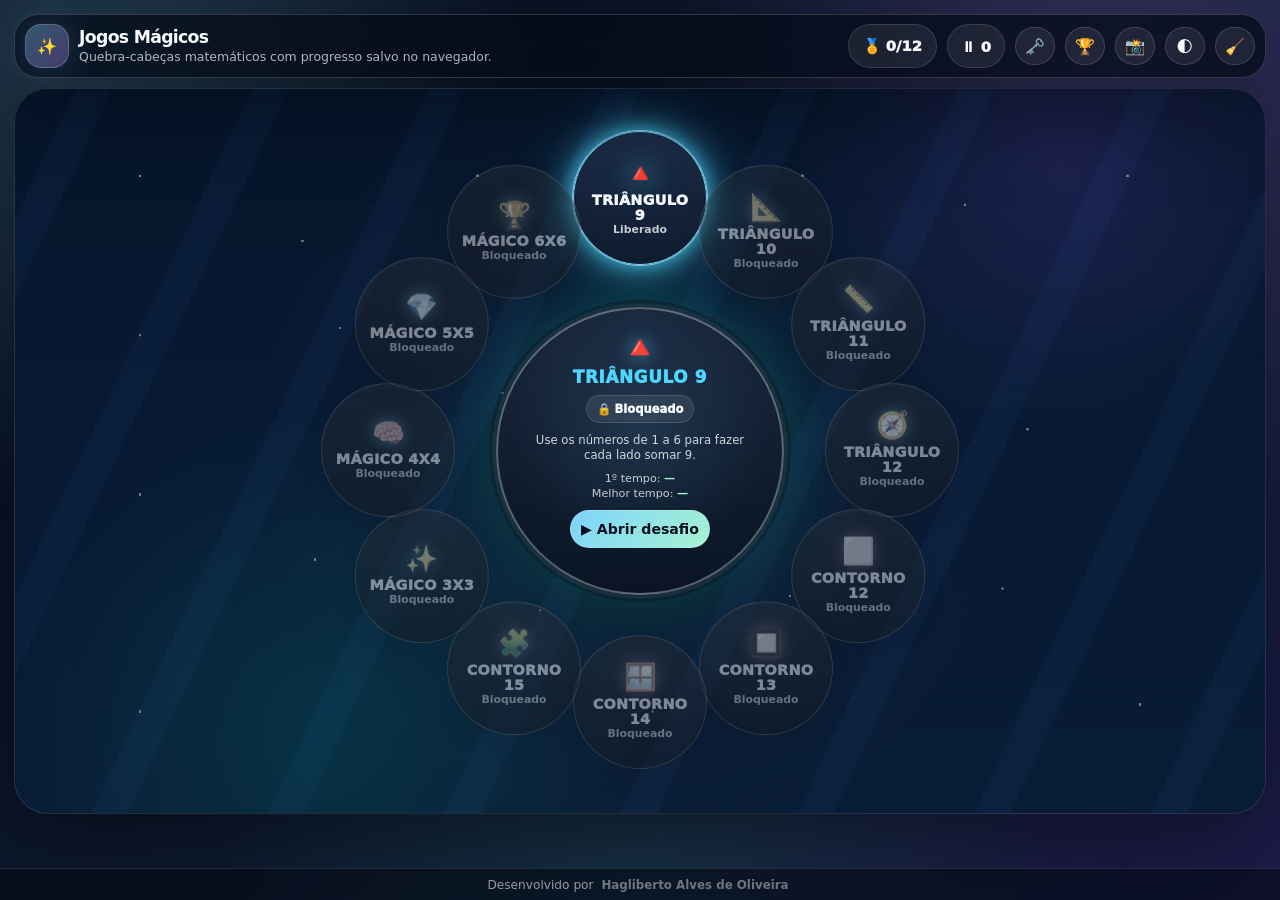
<file: index.html>
<!DOCTYPE html>
<html lang="pt-BR">
<head>
  <meta charset="UTF-8" />
  <meta name="viewport" content="width=device-width, initial-scale=1.0" />
  <title>Jogos Mágicos Progressivos</title>
  <link rel="icon" type="image/svg+xml" href="./assets/favicon.svg" />
  <link rel="stylesheet" href="./assets/global.css" />
</head>
<body class="radial-home-page">
  <div class="app-shell radial-shell-page">
    <header class="topbar radial-topbar">
      <div class="brand">
        <div class="logo">✨</div>
        <div>
          <h1>Jogos Mágicos</h1>
          <p>Quebra-cabeças matemáticos com progresso salvo no navegador.</p>
        </div>
      </div>
      <div class="nav-actions appbar-extended-actions">
        <span class="header-pill" id="appCompletedPill">🏅 0/12</span>
        <span class="header-pill compact" id="appPausedPill">⏸ 0</span>
        <button class="icon-button" data-tip="Modo soluções com PIN" id="solutionModeButton">🗝️</button>
        <button class="icon-button" data-tip="Ver placar" id="scoreButton">🏆</button>
        <button class="icon-button" data-tip="Gerar snapshot" id="printHome">📸</button>
        <button class="icon-button" data-tip="Tema claro/escuro" id="themeToggle">🌓</button>
        <button class="icon-button" data-tip="Limpar progresso" id="resetProgress">🧹</button>
      </div>
    </header>

    <main class="radial-home">
      <section class="radial-stage-panel">
        <div class="radial-stage" id="radialStage">
          <div class="radial-stars" aria-hidden="true"></div>
          <div class="orbital-ring" id="orbitalRing"></div>
          <article class="hub-card" id="hubCard"></article>
        </div>
      </section>
    </main>
  </div>

  <div class="toast-stack" id="toastStack"></div>

  <div class="modal-overlay" id="confirmModal">
    <div class="modal-card">
      <div class="modal-badge"><span id="confirmIcon">❔</span></div>
      <h2 id="confirmTitle">Confirmação</h2>
      <p id="confirmMessage">Mensagem de confirmação.</p>
      <p id="confirmDetails" class="muted"></p>
      <div class="modal-actions">
        <button class="primary-button" id="confirmPrimary">Confirmar</button>
        <button class="button" id="confirmSecondary">Cancelar</button>
      </div>
    </div>
  </div>

  <div class="modal-overlay" id="previewModal">
    <div class="modal-card">
      <div class="modal-badge">👁️</div>
      <h2 id="previewTitle">Solução</h2>
      <p class="muted">Miniatura da solução salva para este desafio.</p>
      <div id="previewBody" style="margin-top:18px"></div>
      <div class="modal-actions">
        <button class="primary-button" id="previewClose">Fechar</button>
      </div>
    </div>
  </div>

  
  <div class="modal-overlay" id="challengeInfoModal">
    <div class="modal-card challenge-info-modal-card">
      <div class="modal-badge" id="challengeInfoIcon">🧩</div>
      <h2 id="challengeInfoTitle">Desafio</h2>
      <p id="challengeInfoSubtitle" class="muted">Informações do desafio.</p>
      <div id="challengeInfoBody" class="challenge-info-body"></div>
      <div class="modal-actions" id="challengeInfoActions"></div>
    </div>
  </div>

  
  <div class="modal-overlay" id="scoreModal">
    <div class="modal-card score-modal-card">
      <div class="modal-badge">🏆</div>
      <h2>Placar local</h2>
      <p class="muted">Resumo dos desafios concluídos, tempos e partidas pausadas salvos neste navegador.</p>
      <div class="score-summary-row" id="scoreSummaryRow"></div>
      <div class="score-list" id="scoreList"></div>
      <div class="modal-actions">
        <button class="primary-button" id="scoreClose">Fechar</button>
      </div>
    </div>
  </div>

  
  <div class="modal-overlay" id="pinModal">
    <div class="modal-card pin-modal-card">
      <div class="modal-badge">🗝️</div>
      <h2>Modo soluções</h2>
      <p class="muted">Digite o PIN para liberar uma versão demonstrativa com todos os desafios resolvidos.</p>
      <div class="pin-box">
        <label for="solutionPinInput">PIN de acesso</label>
        <input id="solutionPinInput" type="password" inputmode="numeric" autocomplete="off" placeholder="Digite o PIN" maxlength="8" />
        <small id="pinFeedback">Esse modo não altera tempos, placar nem progresso do jogador.</small>
      </div>
      <div class="modal-actions">
        <button class="primary-button" id="pinConfirm">Liberar soluções</button>
        <button class="button" id="pinCancel">Cancelar</button>
      </div>
    </div>
  </div>

  <footer class="site-footer">Desenvolvido por&nbsp;<button data-lattes="http://lattes.cnpq.br/3494278420363616" type="button">Hagliberto Alves de Oliveira</button></footer>
  <script src="./assets/challenges.js"></script>
  <script src="./assets/core/game-core.js"></script>
  <script src="./assets/core/home.js"></script>
</body>
</html>
</file>
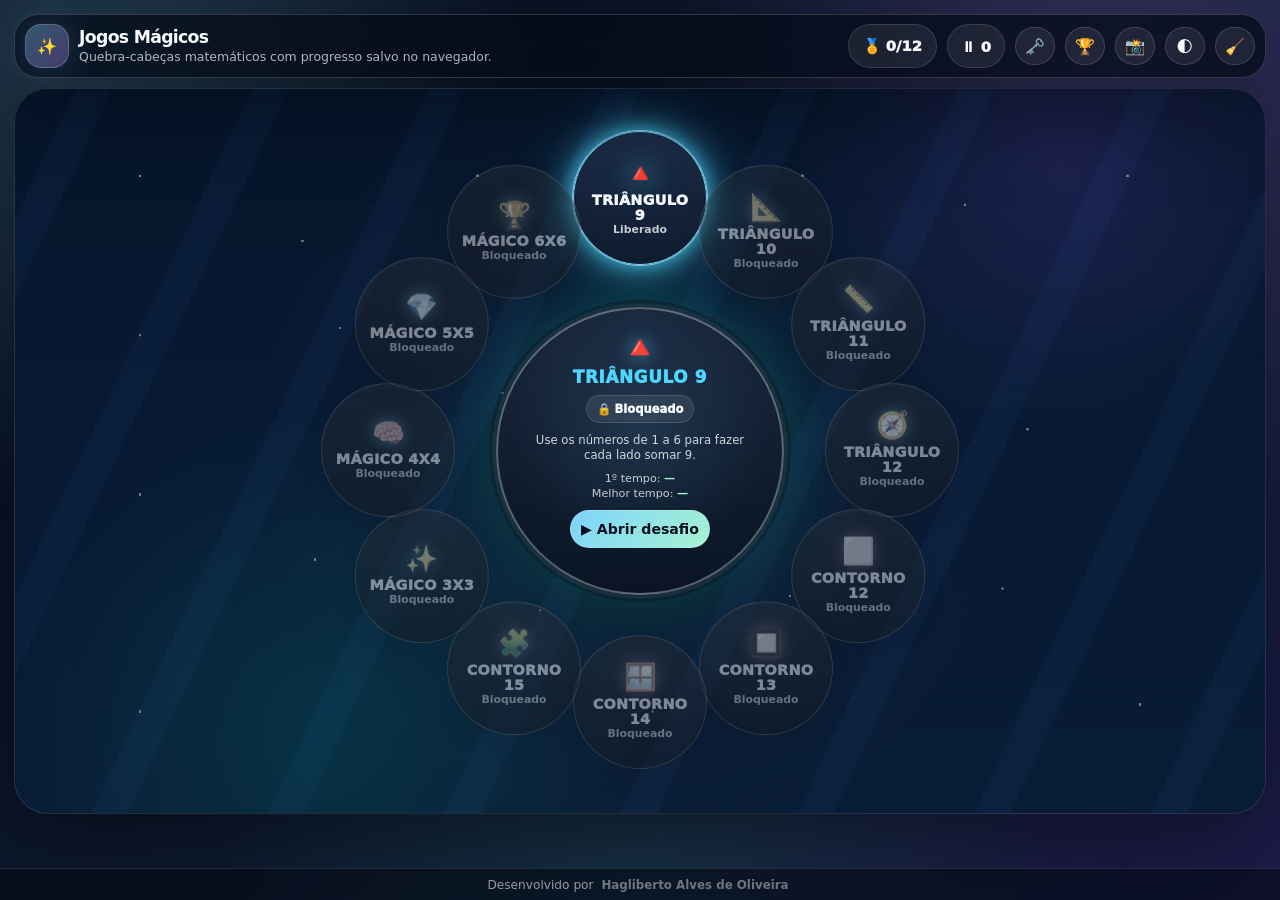
<file: desafios/quadrado-magico-3x3/index.html>
<!DOCTYPE html>
<html lang="pt-BR">
<head>
  <meta charset="UTF-8" />
  <meta name="viewport" content="width=device-width, initial-scale=1.0" />
  <title>Quadrado Mágico 3x3</title>
  <link rel="icon" type="image/svg+xml" href="../../assets/favicon.svg" />
  <link rel="stylesheet" href="../../assets/global.css" />
  <link rel="stylesheet" href="../../assets/fox-assistant/fox.css" />
  <link rel="stylesheet" href="./style.css" />
</head>
<body class="game-body game-theme-9" data-math="3×3 μ15">
  <div class="app-shell">
    <header class="topbar">
      <div class="brand">
        <a class="logo-link" id="homeLink" data-tip="Voltar ao início" href="../../index.html">🏠</a>
        <div>
          <h1>Quadrado Mágico 3x3</h1>
          <p>Soma mágica 15</p>
        </div>
      </div>

      <div class="topbar-stats">
        <div class="top-stat">⏱️ <span id="timer">00:00</span></div>
        <div class="top-stat">✅ <span id="completedLines">0/0</span></div>
        <div class="progress-ring" id="progressRing" style="--progress:0"><span id="progressText">0%</span></div>
      </div>

      <div class="nav-actions">
        <button class="icon-button" data-tip="Ver placar" id="scoreToggleTop">🏅</button>
        <button class="icon-button" data-tip="Tema claro/escuro" id="themeToggle">🌓</button>
        <button class="icon-button" data-tip="Reiniciar" id="resetTopButton">🔄</button>
      </div>
    </header>

    <main class="game-layout theme-9">
      <section class="panel game-panel">
        <div class="game-focus">
          <div class="challenge-intro">
            <span class="emoji">✨</span>
            <strong>Mágico 3x3</strong>
            <p>Use os números de 1 a 9. Linhas, colunas e diagonais devem somar 15.</p>
          </div>
          <div class="magic-square-board size-3"><div class="cell" data-index="0" data-label="1"></div>
<div class="cell" data-index="1" data-label="2"></div>
<div class="cell" data-index="2" data-label="3"></div>
<div class="cell" data-index="3" data-label="4"></div>
<div class="cell" data-index="4" data-label="5"></div>
<div class="cell" data-index="5" data-label="6"></div>
<div class="cell" data-index="6" data-label="7"></div>
<div class="cell" data-index="7" data-label="8"></div>
<div class="cell" data-index="8" data-label="9"></div></div>
        </div>
      </section>

      <aside class="panel side-panel">
        <div class="panel-inner">
          <h3>Peças</h3>
          <p class="muted compact-text">Arraste uma peça para preencher totalmente uma casa.</p>
          <div id="desktopBankSlot"><div class="number-bank" id="numberBank"></div></div>
          <h3 style="margin-top:14px">Somas</h3>
          <div class="sum-list" id="sumList"></div>
        </div>
      </aside>
    </main>
  </div>

  
<div class="modal-overlay" id="finishModal">
  <div class="modal-card">
    <div class="modal-badge">🏆</div>
    <h2>Desafio concluído!</h2>
    <p>Você finalizou em <strong id="finalTime">00:00</strong>. <span id="recordText">Seu progresso foi salvo.</span></p>
    <div class="time-compare">
      <div class="compare-card"><span>1º tempo</span><strong id="firstTimeText">00:00</strong></div>
      <div class="compare-card"><span>Melhor tempo</span><strong id="bestTimeText">00:00</strong></div>
    </div>
    <div class="modal-actions">
      <button class="primary-button" id="nextButton">Ir para o próximo</button>
      <button class="button" id="playAgainButton">Jogar novamente</button>
      <button class="button" id="closeModalButton">Fechar</button>
    </div>
  </div>
</div>
<div class="toast-stack" id="toastStack"></div>
<button class="score-button" id="scoreToggle" title="Ver placar">🏅</button>
<div class="score-drawer" id="scoreDrawer">
  <strong>Placar local</strong>
  <p class="muted compact-text" style="margin:6px 0 0">Tempos salvos neste navegador.</p>
  <div class="score-list" id="scoreList"></div>
</div>
<div id="mobileNumberDock"></div>
<div class="fox-helper">
  <div class="fox-character" id="foxCharacter" title="Clique para receber outra dica" aria-label="Raposinha de dicas">
    <div class="fox-tail"></div><div class="fox-body"></div><div class="fox-head"><div class="fox-ear left"></div><div class="fox-ear right"></div><div class="fox-eye left"></div><div class="fox-eye right"></div><div class="fox-face"></div><div class="fox-nose"></div></div>
  </div>
  <div class="fox-message"><strong>Raposinha</strong><span id="foxText">Clique em mim para outra dica.</span></div>
</div>

  
<div class="modal-overlay" id="confirmModal">
  <div class="modal-card">
    <div class="modal-badge"><span id="confirmIcon">❔</span></div>
    <h2 id="confirmTitle">Confirmação</h2>
    <p id="confirmMessage">Mensagem de confirmação.</p>
    <p id="confirmDetails" class="muted"></p>
    <div class="modal-actions">
      <button class="primary-button" id="confirmPrimary">Confirmar</button>
      <button class="button" id="confirmSecondary">Cancelar</button>
    </div>
  </div>
</div>

  <footer class="site-footer">Desenvolvido por&nbsp;<button data-lattes="http://lattes.cnpq.br/3494278420363616" type="button">Hagliberto Alves de Oliveira</button></footer>

  <script src="../../assets/challenges.js"></script>
  <script src="../../assets/core/game-core.js"></script>
  <script src="../../assets/fox-assistant/fox.js"></script>
  <script src="./script.js"></script>
</body>
</html>
</file>
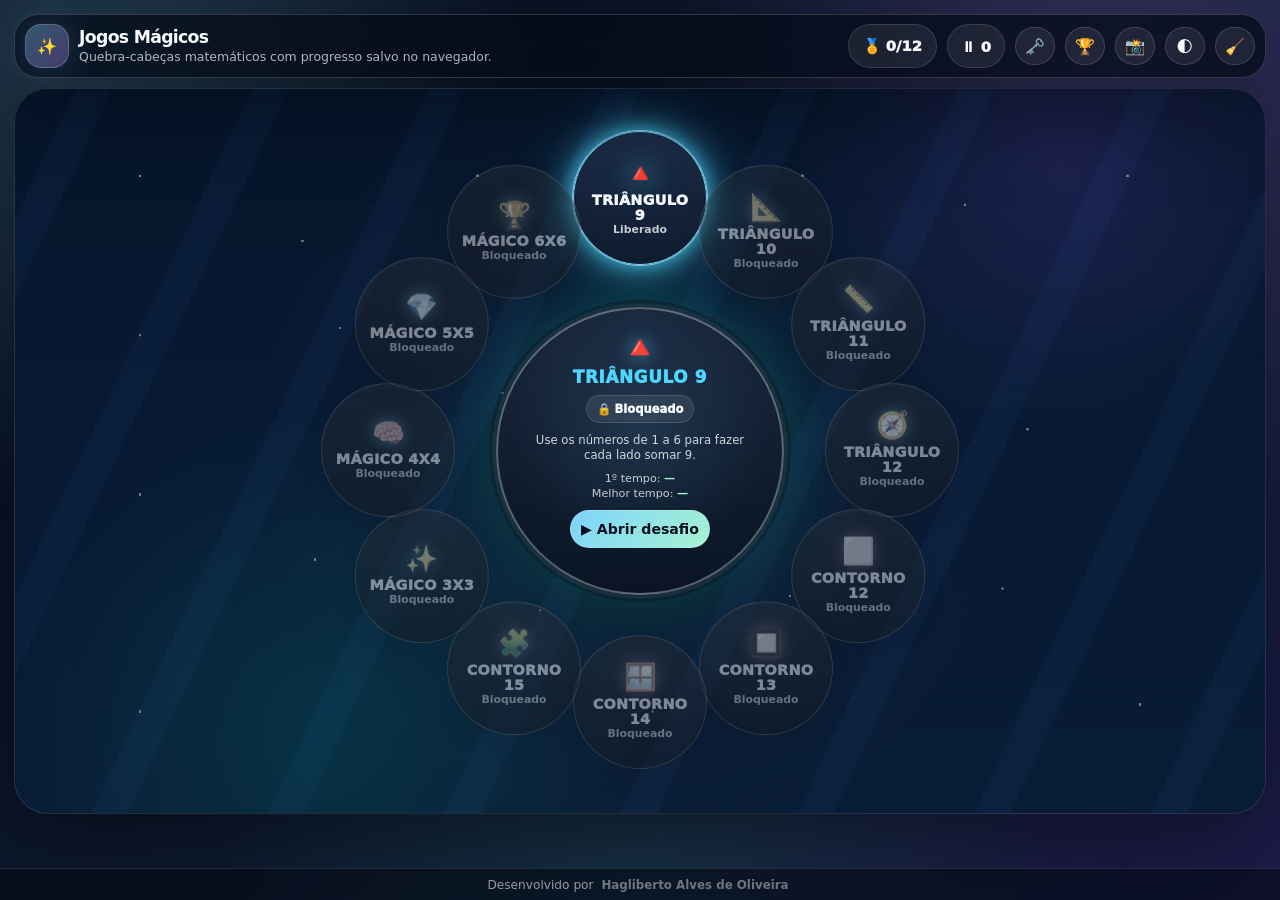
<file: desafios/quadrado-magico-4x4/index.html>
<!DOCTYPE html>
<html lang="pt-BR">
<head>
  <meta charset="UTF-8" />
  <meta name="viewport" content="width=device-width, initial-scale=1.0" />
  <title>Quadrado Mágico 4x4</title>
  <link rel="icon" type="image/svg+xml" href="../../assets/favicon.svg" />
  <link rel="stylesheet" href="../../assets/global.css" />
  <link rel="stylesheet" href="../../assets/fox-assistant/fox.css" />
  <link rel="stylesheet" href="./style.css" />
</head>
<body class="game-body game-theme-10" data-math="4×4 μ34">
  <div class="app-shell">
    <header class="topbar">
      <div class="brand">
        <a class="logo-link" id="homeLink" data-tip="Voltar ao início" href="../../index.html">🏠</a>
        <div>
          <h1>Quadrado Mágico 4x4</h1>
          <p>Soma mágica 34</p>
        </div>
      </div>

      <div class="topbar-stats">
        <div class="top-stat">⏱️ <span id="timer">00:00</span></div>
        <div class="top-stat">✅ <span id="completedLines">0/0</span></div>
        <div class="progress-ring" id="progressRing" style="--progress:0"><span id="progressText">0%</span></div>
      </div>

      <div class="nav-actions">
        <button class="icon-button" data-tip="Ver placar" id="scoreToggleTop">🏅</button>
        <button class="icon-button" data-tip="Tema claro/escuro" id="themeToggle">🌓</button>
        <button class="icon-button" data-tip="Reiniciar" id="resetTopButton">🔄</button>
      </div>
    </header>

    <main class="game-layout theme-10">
      <section class="panel game-panel">
        <div class="game-focus">
          <div class="challenge-intro">
            <span class="emoji">🧠</span>
            <strong>Mágico 4x4</strong>
            <p>Use os números de 1 a 16. Linhas, colunas e diagonais devem somar 34.</p>
          </div>
          <div class="magic-square-board size-4"><div class="cell" data-index="0" data-label="1"></div>
<div class="cell" data-index="1" data-label="2"></div>
<div class="cell" data-index="2" data-label="3"></div>
<div class="cell" data-index="3" data-label="4"></div>
<div class="cell" data-index="4" data-label="5"></div>
<div class="cell" data-index="5" data-label="6"></div>
<div class="cell" data-index="6" data-label="7"></div>
<div class="cell" data-index="7" data-label="8"></div>
<div class="cell" data-index="8" data-label="9"></div>
<div class="cell" data-index="9" data-label="10"></div>
<div class="cell" data-index="10" data-label="11"></div>
<div class="cell" data-index="11" data-label="12"></div>
<div class="cell" data-index="12" data-label="13"></div>
<div class="cell" data-index="13" data-label="14"></div>
<div class="cell" data-index="14" data-label="15"></div>
<div class="cell" data-index="15" data-label="16"></div></div>
        </div>
      </section>

      <aside class="panel side-panel">
        <div class="panel-inner">
          <h3>Peças</h3>
          <p class="muted compact-text">Arraste uma peça para preencher totalmente uma casa.</p>
          <div id="desktopBankSlot"><div class="number-bank" id="numberBank"></div></div>
          <h3 style="margin-top:14px">Somas</h3>
          <div class="sum-list" id="sumList"></div>
        </div>
      </aside>
    </main>
  </div>

  
<div class="modal-overlay" id="finishModal">
  <div class="modal-card">
    <div class="modal-badge">🏆</div>
    <h2>Desafio concluído!</h2>
    <p>Você finalizou em <strong id="finalTime">00:00</strong>. <span id="recordText">Seu progresso foi salvo.</span></p>
    <div class="time-compare">
      <div class="compare-card"><span>1º tempo</span><strong id="firstTimeText">00:00</strong></div>
      <div class="compare-card"><span>Melhor tempo</span><strong id="bestTimeText">00:00</strong></div>
    </div>
    <div class="modal-actions">
      <button class="primary-button" id="nextButton">Ir para o próximo</button>
      <button class="button" id="playAgainButton">Jogar novamente</button>
      <button class="button" id="closeModalButton">Fechar</button>
    </div>
  </div>
</div>
<div class="toast-stack" id="toastStack"></div>
<button class="score-button" id="scoreToggle" title="Ver placar">🏅</button>
<div class="score-drawer" id="scoreDrawer">
  <strong>Placar local</strong>
  <p class="muted compact-text" style="margin:6px 0 0">Tempos salvos neste navegador.</p>
  <div class="score-list" id="scoreList"></div>
</div>
<div id="mobileNumberDock"></div>
<div class="fox-helper">
  <div class="fox-character" id="foxCharacter" title="Clique para receber outra dica" aria-label="Raposinha de dicas">
    <div class="fox-tail"></div><div class="fox-body"></div><div class="fox-head"><div class="fox-ear left"></div><div class="fox-ear right"></div><div class="fox-eye left"></div><div class="fox-eye right"></div><div class="fox-face"></div><div class="fox-nose"></div></div>
  </div>
  <div class="fox-message"><strong>Raposinha</strong><span id="foxText">Clique em mim para outra dica.</span></div>
</div>

  
<div class="modal-overlay" id="confirmModal">
  <div class="modal-card">
    <div class="modal-badge"><span id="confirmIcon">❔</span></div>
    <h2 id="confirmTitle">Confirmação</h2>
    <p id="confirmMessage">Mensagem de confirmação.</p>
    <p id="confirmDetails" class="muted"></p>
    <div class="modal-actions">
      <button class="primary-button" id="confirmPrimary">Confirmar</button>
      <button class="button" id="confirmSecondary">Cancelar</button>
    </div>
  </div>
</div>

  <footer class="site-footer">Desenvolvido por&nbsp;<button data-lattes="http://lattes.cnpq.br/3494278420363616" type="button">Hagliberto Alves de Oliveira</button></footer>

  <script src="../../assets/challenges.js"></script>
  <script src="../../assets/core/game-core.js"></script>
  <script src="../../assets/fox-assistant/fox.js"></script>
  <script src="./script.js"></script>
</body>
</html>
</file>
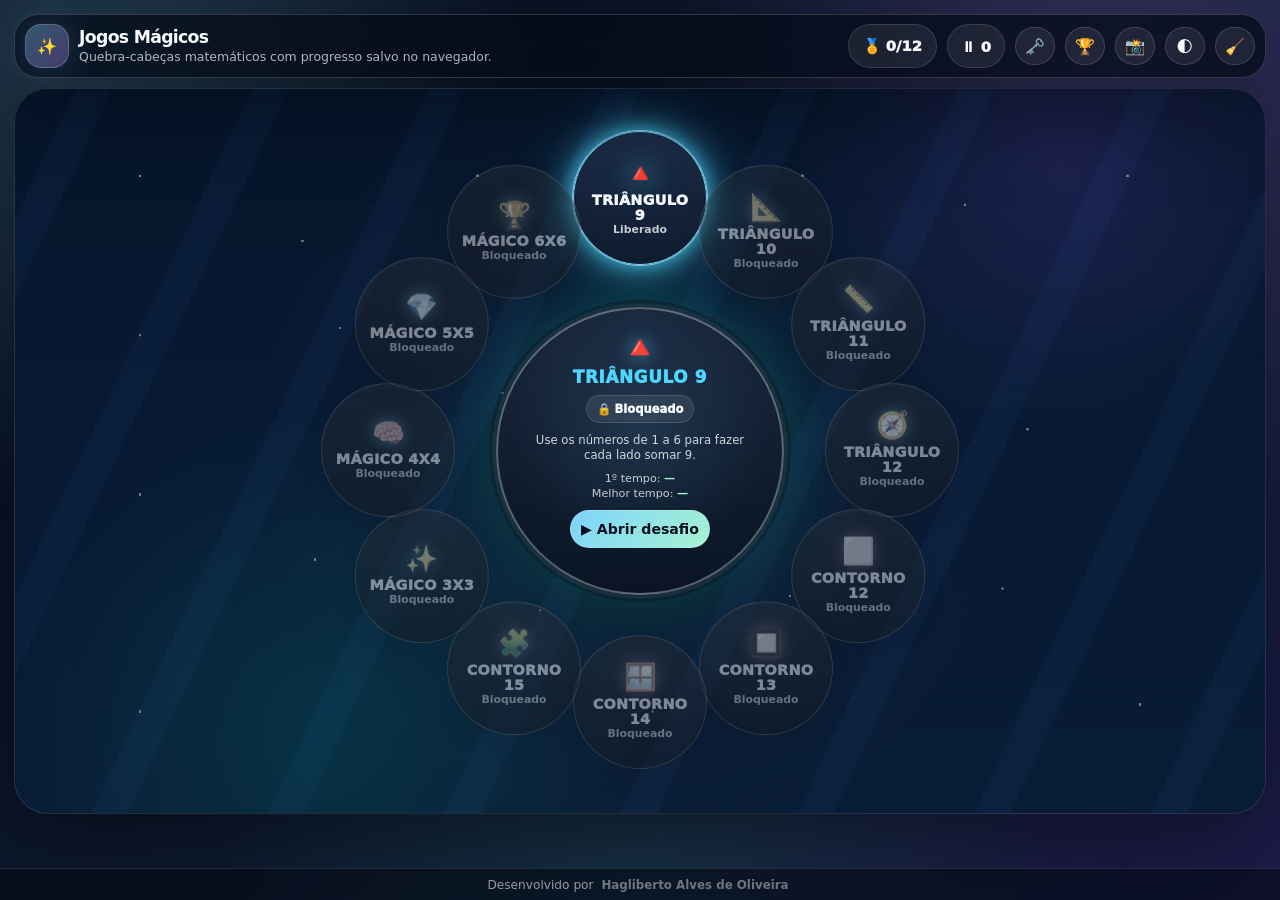
<file: desafios/quadrado-magico-5x5/index.html>
<!DOCTYPE html>
<html lang="pt-BR">
<head>
  <meta charset="UTF-8" />
  <meta name="viewport" content="width=device-width, initial-scale=1.0" />
  <title>Quadrado Mágico 5x5</title>
  <link rel="icon" type="image/svg+xml" href="../../assets/favicon.svg" />
  <link rel="stylesheet" href="../../assets/global.css" />
  <link rel="stylesheet" href="../../assets/fox-assistant/fox.css" />
  <link rel="stylesheet" href="./style.css" />
</head>
<body class="game-body game-theme-11" data-math="5×5 μ65">
  <div class="app-shell">
    <header class="topbar">
      <div class="brand">
        <a class="logo-link" id="homeLink" data-tip="Voltar ao início" href="../../index.html">🏠</a>
        <div>
          <h1>Quadrado Mágico 5x5</h1>
          <p>Soma mágica 65</p>
        </div>
      </div>

      <div class="topbar-stats">
        <div class="top-stat">⏱️ <span id="timer">00:00</span></div>
        <div class="top-stat">✅ <span id="completedLines">0/0</span></div>
        <div class="progress-ring" id="progressRing" style="--progress:0"><span id="progressText">0%</span></div>
      </div>

      <div class="nav-actions">
        <button class="icon-button" data-tip="Ver placar" id="scoreToggleTop">🏅</button>
        <button class="icon-button" data-tip="Tema claro/escuro" id="themeToggle">🌓</button>
        <button class="icon-button" data-tip="Reiniciar" id="resetTopButton">🔄</button>
      </div>
    </header>

    <main class="game-layout theme-11">
      <section class="panel game-panel">
        <div class="game-focus">
          <div class="challenge-intro">
            <span class="emoji">💎</span>
            <strong>Mágico 5x5</strong>
            <p>Use os números de 1 a 25. Linhas, colunas e diagonais devem somar 65.</p>
          </div>
          <div class="magic-square-board size-5"><div class="cell" data-index="0" data-label="1"></div>
<div class="cell" data-index="1" data-label="2"></div>
<div class="cell" data-index="2" data-label="3"></div>
<div class="cell" data-index="3" data-label="4"></div>
<div class="cell" data-index="4" data-label="5"></div>
<div class="cell" data-index="5" data-label="6"></div>
<div class="cell" data-index="6" data-label="7"></div>
<div class="cell" data-index="7" data-label="8"></div>
<div class="cell" data-index="8" data-label="9"></div>
<div class="cell" data-index="9" data-label="10"></div>
<div class="cell" data-index="10" data-label="11"></div>
<div class="cell" data-index="11" data-label="12"></div>
<div class="cell" data-index="12" data-label="13"></div>
<div class="cell" data-index="13" data-label="14"></div>
<div class="cell" data-index="14" data-label="15"></div>
<div class="cell" data-index="15" data-label="16"></div>
<div class="cell" data-index="16" data-label="17"></div>
<div class="cell" data-index="17" data-label="18"></div>
<div class="cell" data-index="18" data-label="19"></div>
<div class="cell" data-index="19" data-label="20"></div>
<div class="cell" data-index="20" data-label="21"></div>
<div class="cell" data-index="21" data-label="22"></div>
<div class="cell" data-index="22" data-label="23"></div>
<div class="cell" data-index="23" data-label="24"></div>
<div class="cell" data-index="24" data-label="25"></div></div>
        </div>
      </section>

      <aside class="panel side-panel">
        <div class="panel-inner">
          <h3>Peças</h3>
          <p class="muted compact-text">Arraste uma peça para preencher totalmente uma casa.</p>
          <div id="desktopBankSlot"><div class="number-bank" id="numberBank"></div></div>
          <h3 style="margin-top:14px">Somas</h3>
          <div class="sum-list" id="sumList"></div>
        </div>
      </aside>
    </main>
  </div>

  
<div class="modal-overlay" id="finishModal">
  <div class="modal-card">
    <div class="modal-badge">🏆</div>
    <h2>Desafio concluído!</h2>
    <p>Você finalizou em <strong id="finalTime">00:00</strong>. <span id="recordText">Seu progresso foi salvo.</span></p>
    <div class="time-compare">
      <div class="compare-card"><span>1º tempo</span><strong id="firstTimeText">00:00</strong></div>
      <div class="compare-card"><span>Melhor tempo</span><strong id="bestTimeText">00:00</strong></div>
    </div>
    <div class="modal-actions">
      <button class="primary-button" id="nextButton">Ir para o próximo</button>
      <button class="button" id="playAgainButton">Jogar novamente</button>
      <button class="button" id="closeModalButton">Fechar</button>
    </div>
  </div>
</div>
<div class="toast-stack" id="toastStack"></div>
<button class="score-button" id="scoreToggle" title="Ver placar">🏅</button>
<div class="score-drawer" id="scoreDrawer">
  <strong>Placar local</strong>
  <p class="muted compact-text" style="margin:6px 0 0">Tempos salvos neste navegador.</p>
  <div class="score-list" id="scoreList"></div>
</div>
<div id="mobileNumberDock"></div>
<div class="fox-helper">
  <div class="fox-character" id="foxCharacter" title="Clique para receber outra dica" aria-label="Raposinha de dicas">
    <div class="fox-tail"></div><div class="fox-body"></div><div class="fox-head"><div class="fox-ear left"></div><div class="fox-ear right"></div><div class="fox-eye left"></div><div class="fox-eye right"></div><div class="fox-face"></div><div class="fox-nose"></div></div>
  </div>
  <div class="fox-message"><strong>Raposinha</strong><span id="foxText">Clique em mim para outra dica.</span></div>
</div>

  
<div class="modal-overlay" id="confirmModal">
  <div class="modal-card">
    <div class="modal-badge"><span id="confirmIcon">❔</span></div>
    <h2 id="confirmTitle">Confirmação</h2>
    <p id="confirmMessage">Mensagem de confirmação.</p>
    <p id="confirmDetails" class="muted"></p>
    <div class="modal-actions">
      <button class="primary-button" id="confirmPrimary">Confirmar</button>
      <button class="button" id="confirmSecondary">Cancelar</button>
    </div>
  </div>
</div>

  <footer class="site-footer">Desenvolvido por&nbsp;<button data-lattes="http://lattes.cnpq.br/3494278420363616" type="button">Hagliberto Alves de Oliveira</button></footer>

  <script src="../../assets/challenges.js"></script>
  <script src="../../assets/core/game-core.js"></script>
  <script src="../../assets/fox-assistant/fox.js"></script>
  <script src="./script.js"></script>
</body>
</html>
</file>
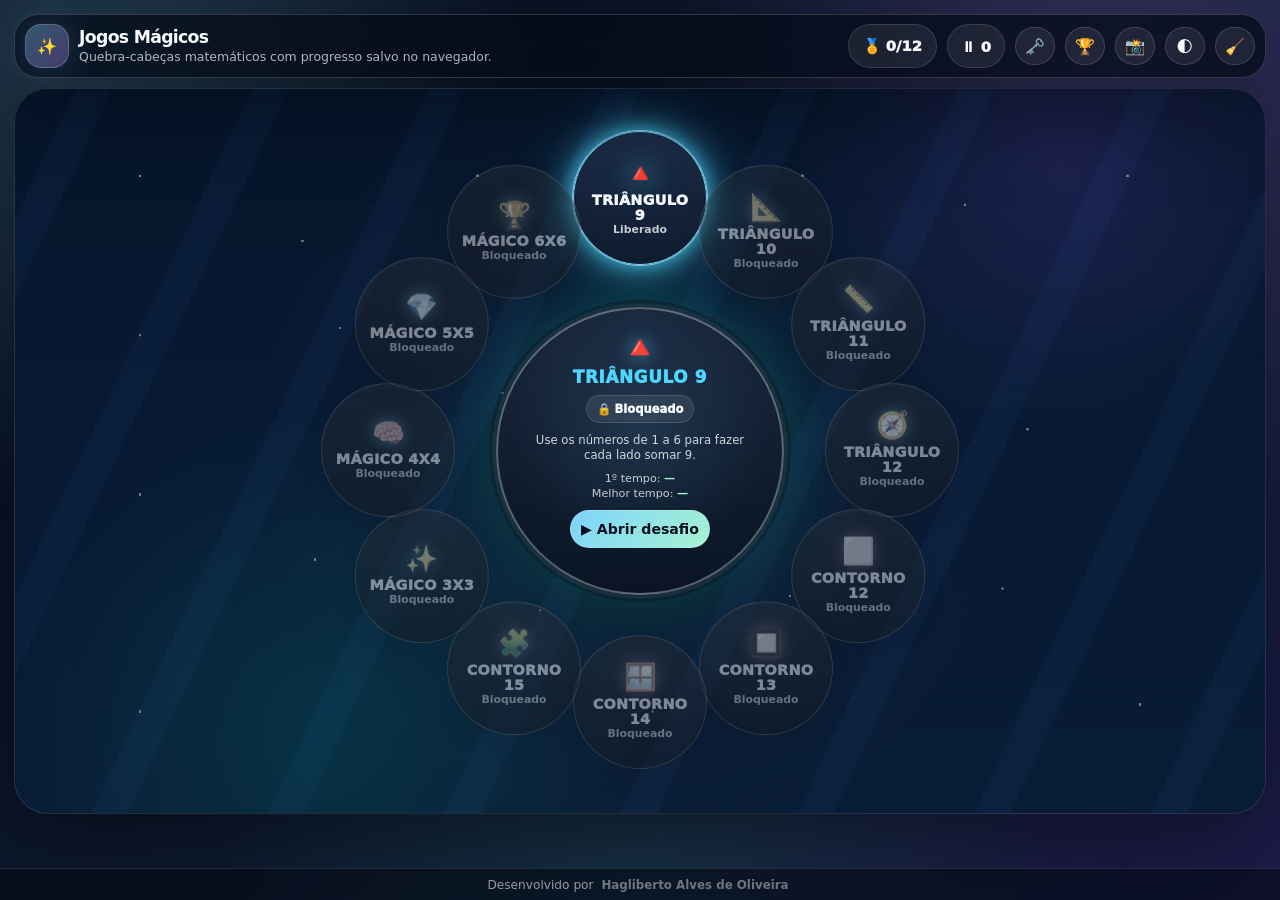
<file: desafios/quadrado-magico-6x6/index.html>
<!DOCTYPE html>
<html lang="pt-BR">
<head>
  <meta charset="UTF-8" />
  <meta name="viewport" content="width=device-width, initial-scale=1.0" />
  <title>Quadrado Mágico 6x6</title>
  <link rel="icon" type="image/svg+xml" href="../../assets/favicon.svg" />
  <link rel="stylesheet" href="../../assets/global.css" />
  <link rel="stylesheet" href="../../assets/fox-assistant/fox.css" />
  <link rel="stylesheet" href="./style.css" />
</head>
<body class="game-body game-theme-12" data-math="6×6 μ111">
  <div class="app-shell">
    <header class="topbar">
      <div class="brand">
        <a class="logo-link" id="homeLink" data-tip="Voltar ao início" href="../../index.html">🏠</a>
        <div>
          <h1>Quadrado Mágico 6x6</h1>
          <p>Soma mágica 111</p>
        </div>
      </div>

      <div class="topbar-stats">
        <div class="top-stat">⏱️ <span id="timer">00:00</span></div>
        <div class="top-stat">✅ <span id="completedLines">0/0</span></div>
        <div class="progress-ring" id="progressRing" style="--progress:0"><span id="progressText">0%</span></div>
      </div>

      <div class="nav-actions">
        <button class="icon-button" data-tip="Ver placar" id="scoreToggleTop">🏅</button>
        <button class="icon-button" data-tip="Tema claro/escuro" id="themeToggle">🌓</button>
        <button class="icon-button" data-tip="Reiniciar" id="resetTopButton">🔄</button>
      </div>
    </header>

    <main class="game-layout theme-12">
      <section class="panel game-panel">
        <div class="game-focus">
          <div class="challenge-intro">
            <span class="emoji">🏆</span>
            <strong>Mágico 6x6</strong>
            <p>Use os números de 1 a 36. Linhas, colunas e diagonais devem somar 111.</p>
          </div>
          <div class="magic-square-board size-6"><div class="cell" data-index="0" data-label="1"></div>
<div class="cell" data-index="1" data-label="2"></div>
<div class="cell" data-index="2" data-label="3"></div>
<div class="cell" data-index="3" data-label="4"></div>
<div class="cell" data-index="4" data-label="5"></div>
<div class="cell" data-index="5" data-label="6"></div>
<div class="cell" data-index="6" data-label="7"></div>
<div class="cell" data-index="7" data-label="8"></div>
<div class="cell" data-index="8" data-label="9"></div>
<div class="cell" data-index="9" data-label="10"></div>
<div class="cell" data-index="10" data-label="11"></div>
<div class="cell" data-index="11" data-label="12"></div>
<div class="cell" data-index="12" data-label="13"></div>
<div class="cell" data-index="13" data-label="14"></div>
<div class="cell" data-index="14" data-label="15"></div>
<div class="cell" data-index="15" data-label="16"></div>
<div class="cell" data-index="16" data-label="17"></div>
<div class="cell" data-index="17" data-label="18"></div>
<div class="cell" data-index="18" data-label="19"></div>
<div class="cell" data-index="19" data-label="20"></div>
<div class="cell" data-index="20" data-label="21"></div>
<div class="cell" data-index="21" data-label="22"></div>
<div class="cell" data-index="22" data-label="23"></div>
<div class="cell" data-index="23" data-label="24"></div>
<div class="cell" data-index="24" data-label="25"></div>
<div class="cell" data-index="25" data-label="26"></div>
<div class="cell" data-index="26" data-label="27"></div>
<div class="cell" data-index="27" data-label="28"></div>
<div class="cell" data-index="28" data-label="29"></div>
<div class="cell" data-index="29" data-label="30"></div>
<div class="cell" data-index="30" data-label="31"></div>
<div class="cell" data-index="31" data-label="32"></div>
<div class="cell" data-index="32" data-label="33"></div>
<div class="cell" data-index="33" data-label="34"></div>
<div class="cell" data-index="34" data-label="35"></div>
<div class="cell" data-index="35" data-label="36"></div></div>
        </div>
      </section>

      <aside class="panel side-panel">
        <div class="panel-inner">
          <h3>Peças</h3>
          <p class="muted compact-text">Arraste uma peça para preencher totalmente uma casa.</p>
          <div id="desktopBankSlot"><div class="number-bank" id="numberBank"></div></div>
          <h3 style="margin-top:14px">Somas</h3>
          <div class="sum-list" id="sumList"></div>
        </div>
      </aside>
    </main>
  </div>

  
<div class="modal-overlay" id="finishModal">
  <div class="modal-card">
    <div class="modal-badge">🏆</div>
    <h2>Desafio concluído!</h2>
    <p>Você finalizou em <strong id="finalTime">00:00</strong>. <span id="recordText">Seu progresso foi salvo.</span></p>
    <div class="time-compare">
      <div class="compare-card"><span>1º tempo</span><strong id="firstTimeText">00:00</strong></div>
      <div class="compare-card"><span>Melhor tempo</span><strong id="bestTimeText">00:00</strong></div>
    </div>
    <div class="modal-actions">
      <button class="primary-button" id="nextButton">Ir para o próximo</button>
      <button class="button" id="playAgainButton">Jogar novamente</button>
      <button class="button" id="closeModalButton">Fechar</button>
    </div>
  </div>
</div>
<div class="toast-stack" id="toastStack"></div>
<button class="score-button" id="scoreToggle" title="Ver placar">🏅</button>
<div class="score-drawer" id="scoreDrawer">
  <strong>Placar local</strong>
  <p class="muted compact-text" style="margin:6px 0 0">Tempos salvos neste navegador.</p>
  <div class="score-list" id="scoreList"></div>
</div>
<div id="mobileNumberDock"></div>
<div class="fox-helper">
  <div class="fox-character" id="foxCharacter" title="Clique para receber outra dica" aria-label="Raposinha de dicas">
    <div class="fox-tail"></div><div class="fox-body"></div><div class="fox-head"><div class="fox-ear left"></div><div class="fox-ear right"></div><div class="fox-eye left"></div><div class="fox-eye right"></div><div class="fox-face"></div><div class="fox-nose"></div></div>
  </div>
  <div class="fox-message"><strong>Raposinha</strong><span id="foxText">Clique em mim para outra dica.</span></div>
</div>

  
<div class="modal-overlay" id="confirmModal">
  <div class="modal-card">
    <div class="modal-badge"><span id="confirmIcon">❔</span></div>
    <h2 id="confirmTitle">Confirmação</h2>
    <p id="confirmMessage">Mensagem de confirmação.</p>
    <p id="confirmDetails" class="muted"></p>
    <div class="modal-actions">
      <button class="primary-button" id="confirmPrimary">Confirmar</button>
      <button class="button" id="confirmSecondary">Cancelar</button>
    </div>
  </div>
</div>

  <footer class="site-footer">Desenvolvido por&nbsp;<button data-lattes="http://lattes.cnpq.br/3494278420363616" type="button">Hagliberto Alves de Oliveira</button></footer>

  <script src="../../assets/challenges.js"></script>
  <script src="../../assets/core/game-core.js"></script>
  <script src="../../assets/fox-assistant/fox.js"></script>
  <script src="./script.js"></script>
</body>
</html>
</file>
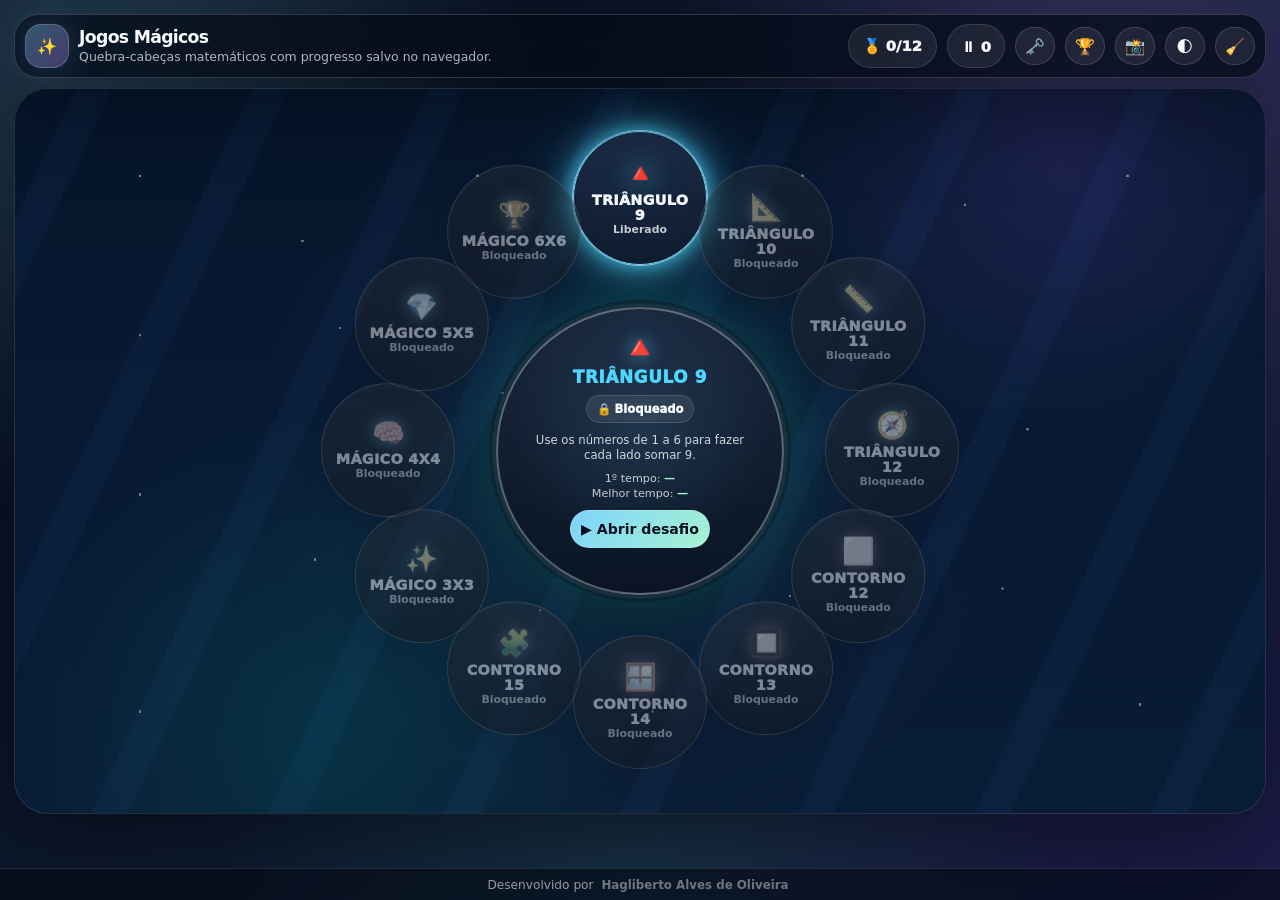
<file: desafios/quadrado-vazado-12/index.html>
<!DOCTYPE html>
<html lang="pt-BR">
<head>
  <meta charset="UTF-8" />
  <meta name="viewport" content="width=device-width, initial-scale=1.0" />
  <title>Quadrado Contorno Soma 12</title>
  <link rel="icon" type="image/svg+xml" href="../../assets/favicon.svg" />
  <link rel="stylesheet" href="../../assets/global.css" />
  <link rel="stylesheet" href="../../assets/fox-assistant/fox.css" />
  <link rel="stylesheet" href="./style.css" />
</head>
<body class="game-body game-theme-5" data-math="□ ∑ 12">
  <div class="app-shell">
    <header class="topbar">
      <div class="brand">
        <a class="logo-link" id="homeLink" data-tip="Voltar ao início" href="../../index.html">🏠</a>
        <div>
          <h1>Quadrado Contorno Soma 12</h1>
          <p>Soma 12 no contorno</p>
        </div>
      </div>

      <div class="topbar-stats">
        <div class="top-stat">⏱️ <span id="timer">00:00</span></div>
        <div class="top-stat">✅ <span id="completedLines">0/0</span></div>
        <div class="progress-ring" id="progressRing" style="--progress:0"><span id="progressText">0%</span></div>
      </div>

      <div class="nav-actions">
        <button class="icon-button" data-tip="Ver placar" id="scoreToggleTop">🏅</button>
        <button class="icon-button" data-tip="Tema claro/escuro" id="themeToggle">🌓</button>
        <button class="icon-button" data-tip="Reiniciar" id="resetTopButton">🔄</button>
      </div>
    </header>

    <main class="game-layout theme-5">
      <section class="panel game-panel">
        <div class="game-focus">
          <div class="challenge-intro">
            <span class="emoji">⬜</span>
            <strong>Contorno 12</strong>
            <p>Use os números de 1 a 8 para fazer topo, direita, base e esquerda somarem 12.</p>
          </div>
          <div class="hollow-square-board">
      <div class="hollow-frame"></div>
      <div class="cell" data-index="0" data-label="A1"></div>
      <div class="cell" data-index="1" data-label="A2"></div>
      <div class="cell" data-index="2" data-label="A3"></div>
      <div class="cell" data-index="3" data-label="B1"></div>
      <div class="cell" data-index="4" data-label="B3"></div>
      <div class="cell" data-index="5" data-label="C1"></div>
      <div class="cell" data-index="6" data-label="C2"></div>
      <div class="cell" data-index="7" data-label="C3"></div>
    </div>
        </div>
      </section>

      <aside class="panel side-panel">
        <div class="panel-inner">
          <h3>Peças</h3>
          <p class="muted compact-text">Arraste uma peça para preencher totalmente uma casa.</p>
          <div id="desktopBankSlot"><div class="number-bank" id="numberBank"></div></div>
          <h3 style="margin-top:14px">Somas</h3>
          <div class="sum-list" id="sumList"></div>
        </div>
      </aside>
    </main>
  </div>

  
<div class="modal-overlay" id="finishModal">
  <div class="modal-card">
    <div class="modal-badge">🏆</div>
    <h2>Desafio concluído!</h2>
    <p>Você finalizou em <strong id="finalTime">00:00</strong>. <span id="recordText">Seu progresso foi salvo.</span></p>
    <div class="time-compare">
      <div class="compare-card"><span>1º tempo</span><strong id="firstTimeText">00:00</strong></div>
      <div class="compare-card"><span>Melhor tempo</span><strong id="bestTimeText">00:00</strong></div>
    </div>
    <div class="modal-actions">
      <button class="primary-button" id="nextButton">Ir para o próximo</button>
      <button class="button" id="playAgainButton">Jogar novamente</button>
      <button class="button" id="closeModalButton">Fechar</button>
    </div>
  </div>
</div>
<div class="toast-stack" id="toastStack"></div>
<button class="score-button" id="scoreToggle" title="Ver placar">🏅</button>
<div class="score-drawer" id="scoreDrawer">
  <strong>Placar local</strong>
  <p class="muted compact-text" style="margin:6px 0 0">Tempos salvos neste navegador.</p>
  <div class="score-list" id="scoreList"></div>
</div>
<div id="mobileNumberDock"></div>
<div class="fox-helper">
  <div class="fox-character" id="foxCharacter" title="Clique para receber outra dica" aria-label="Raposinha de dicas">
    <div class="fox-tail"></div><div class="fox-body"></div><div class="fox-head"><div class="fox-ear left"></div><div class="fox-ear right"></div><div class="fox-eye left"></div><div class="fox-eye right"></div><div class="fox-face"></div><div class="fox-nose"></div></div>
  </div>
  <div class="fox-message"><strong>Raposinha</strong><span id="foxText">Clique em mim para outra dica.</span></div>
</div>

  
<div class="modal-overlay" id="confirmModal">
  <div class="modal-card">
    <div class="modal-badge"><span id="confirmIcon">❔</span></div>
    <h2 id="confirmTitle">Confirmação</h2>
    <p id="confirmMessage">Mensagem de confirmação.</p>
    <p id="confirmDetails" class="muted"></p>
    <div class="modal-actions">
      <button class="primary-button" id="confirmPrimary">Confirmar</button>
      <button class="button" id="confirmSecondary">Cancelar</button>
    </div>
  </div>
</div>

  <footer class="site-footer">Desenvolvido por&nbsp;<button data-lattes="http://lattes.cnpq.br/3494278420363616" type="button">Hagliberto Alves de Oliveira</button></footer>

  <script src="../../assets/challenges.js"></script>
  <script src="../../assets/core/game-core.js"></script>
  <script src="../../assets/fox-assistant/fox.js"></script>
  <script src="./script.js"></script>
</body>
</html>
</file>
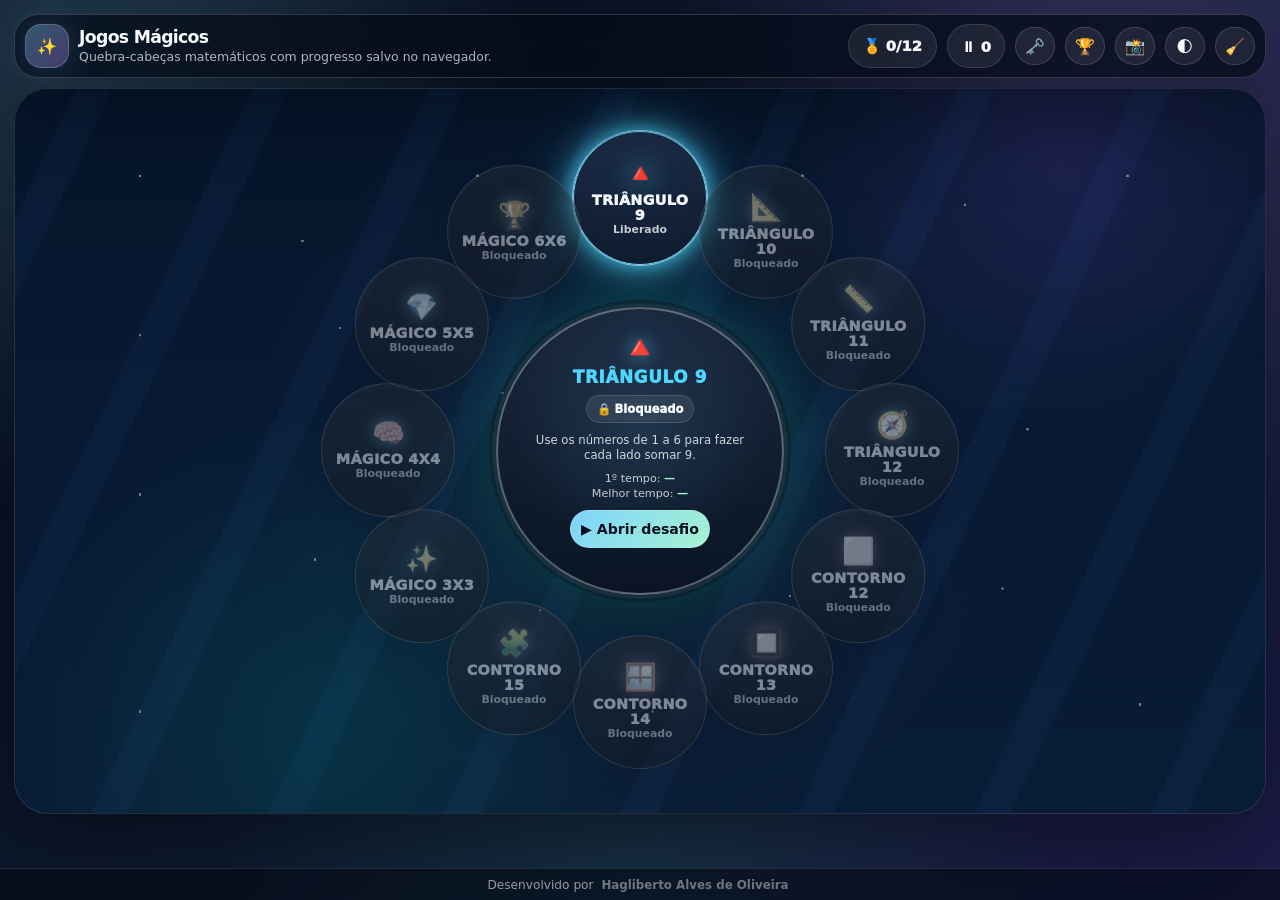
<file: desafios/quadrado-vazado-13/index.html>
<!DOCTYPE html>
<html lang="pt-BR">
<head>
  <meta charset="UTF-8" />
  <meta name="viewport" content="width=device-width, initial-scale=1.0" />
  <title>Quadrado Contorno Soma 13</title>
  <link rel="icon" type="image/svg+xml" href="../../assets/favicon.svg" />
  <link rel="stylesheet" href="../../assets/global.css" />
  <link rel="stylesheet" href="../../assets/fox-assistant/fox.css" />
  <link rel="stylesheet" href="./style.css" />
</head>
<body class="game-body game-theme-6" data-math="□ ∑ 13">
  <div class="app-shell">
    <header class="topbar">
      <div class="brand">
        <a class="logo-link" id="homeLink" data-tip="Voltar ao início" href="../../index.html">🏠</a>
        <div>
          <h1>Quadrado Contorno Soma 13</h1>
          <p>Soma 13 no contorno</p>
        </div>
      </div>

      <div class="topbar-stats">
        <div class="top-stat">⏱️ <span id="timer">00:00</span></div>
        <div class="top-stat">✅ <span id="completedLines">0/0</span></div>
        <div class="progress-ring" id="progressRing" style="--progress:0"><span id="progressText">0%</span></div>
      </div>

      <div class="nav-actions">
        <button class="icon-button" data-tip="Ver placar" id="scoreToggleTop">🏅</button>
        <button class="icon-button" data-tip="Tema claro/escuro" id="themeToggle">🌓</button>
        <button class="icon-button" data-tip="Reiniciar" id="resetTopButton">🔄</button>
      </div>
    </header>

    <main class="game-layout theme-6">
      <section class="panel game-panel">
        <div class="game-focus">
          <div class="challenge-intro">
            <span class="emoji">🔲</span>
            <strong>Contorno 13</strong>
            <p>Use os números de 1 a 8 para fazer topo, direita, base e esquerda somarem 13.</p>
          </div>
          <div class="hollow-square-board">
      <div class="hollow-frame"></div>
      <div class="cell" data-index="0" data-label="A1"></div>
      <div class="cell" data-index="1" data-label="A2"></div>
      <div class="cell" data-index="2" data-label="A3"></div>
      <div class="cell" data-index="3" data-label="B1"></div>
      <div class="cell" data-index="4" data-label="B3"></div>
      <div class="cell" data-index="5" data-label="C1"></div>
      <div class="cell" data-index="6" data-label="C2"></div>
      <div class="cell" data-index="7" data-label="C3"></div>
    </div>
        </div>
      </section>

      <aside class="panel side-panel">
        <div class="panel-inner">
          <h3>Peças</h3>
          <p class="muted compact-text">Arraste uma peça para preencher totalmente uma casa.</p>
          <div id="desktopBankSlot"><div class="number-bank" id="numberBank"></div></div>
          <h3 style="margin-top:14px">Somas</h3>
          <div class="sum-list" id="sumList"></div>
        </div>
      </aside>
    </main>
  </div>

  
<div class="modal-overlay" id="finishModal">
  <div class="modal-card">
    <div class="modal-badge">🏆</div>
    <h2>Desafio concluído!</h2>
    <p>Você finalizou em <strong id="finalTime">00:00</strong>. <span id="recordText">Seu progresso foi salvo.</span></p>
    <div class="time-compare">
      <div class="compare-card"><span>1º tempo</span><strong id="firstTimeText">00:00</strong></div>
      <div class="compare-card"><span>Melhor tempo</span><strong id="bestTimeText">00:00</strong></div>
    </div>
    <div class="modal-actions">
      <button class="primary-button" id="nextButton">Ir para o próximo</button>
      <button class="button" id="playAgainButton">Jogar novamente</button>
      <button class="button" id="closeModalButton">Fechar</button>
    </div>
  </div>
</div>
<div class="toast-stack" id="toastStack"></div>
<button class="score-button" id="scoreToggle" title="Ver placar">🏅</button>
<div class="score-drawer" id="scoreDrawer">
  <strong>Placar local</strong>
  <p class="muted compact-text" style="margin:6px 0 0">Tempos salvos neste navegador.</p>
  <div class="score-list" id="scoreList"></div>
</div>
<div id="mobileNumberDock"></div>
<div class="fox-helper">
  <div class="fox-character" id="foxCharacter" title="Clique para receber outra dica" aria-label="Raposinha de dicas">
    <div class="fox-tail"></div><div class="fox-body"></div><div class="fox-head"><div class="fox-ear left"></div><div class="fox-ear right"></div><div class="fox-eye left"></div><div class="fox-eye right"></div><div class="fox-face"></div><div class="fox-nose"></div></div>
  </div>
  <div class="fox-message"><strong>Raposinha</strong><span id="foxText">Clique em mim para outra dica.</span></div>
</div>

  
<div class="modal-overlay" id="confirmModal">
  <div class="modal-card">
    <div class="modal-badge"><span id="confirmIcon">❔</span></div>
    <h2 id="confirmTitle">Confirmação</h2>
    <p id="confirmMessage">Mensagem de confirmação.</p>
    <p id="confirmDetails" class="muted"></p>
    <div class="modal-actions">
      <button class="primary-button" id="confirmPrimary">Confirmar</button>
      <button class="button" id="confirmSecondary">Cancelar</button>
    </div>
  </div>
</div>

  <footer class="site-footer">Desenvolvido por&nbsp;<button data-lattes="http://lattes.cnpq.br/3494278420363616" type="button">Hagliberto Alves de Oliveira</button></footer>

  <script src="../../assets/challenges.js"></script>
  <script src="../../assets/core/game-core.js"></script>
  <script src="../../assets/fox-assistant/fox.js"></script>
  <script src="./script.js"></script>
</body>
</html>
</file>
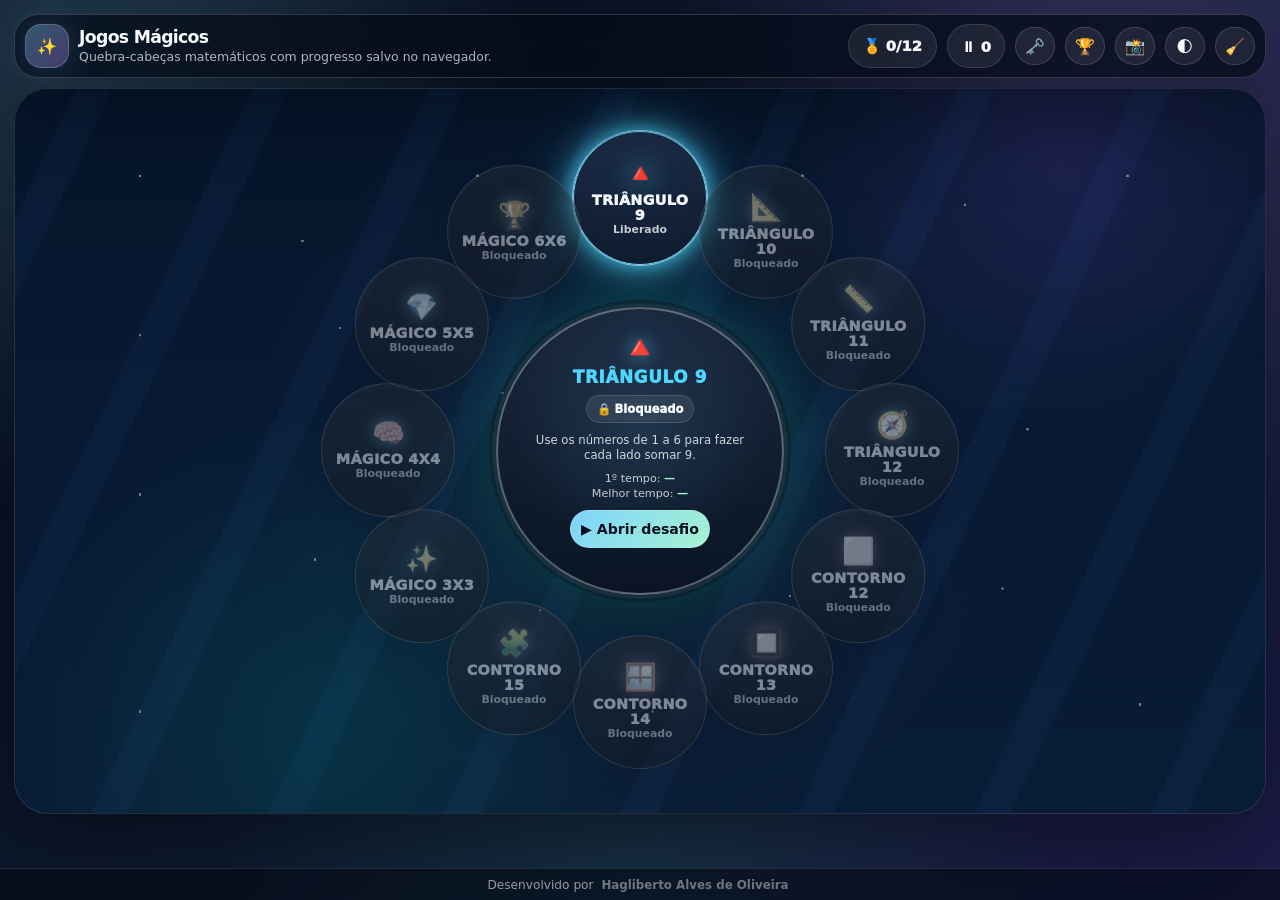
<file: desafios/quadrado-vazado-14/index.html>
<!DOCTYPE html>
<html lang="pt-BR">
<head>
  <meta charset="UTF-8" />
  <meta name="viewport" content="width=device-width, initial-scale=1.0" />
  <title>Quadrado Contorno Soma 14</title>
  <link rel="icon" type="image/svg+xml" href="../../assets/favicon.svg" />
  <link rel="stylesheet" href="../../assets/global.css" />
  <link rel="stylesheet" href="../../assets/fox-assistant/fox.css" />
  <link rel="stylesheet" href="./style.css" />
</head>
<body class="game-body game-theme-7" data-math="□ ∑ 14">
  <div class="app-shell">
    <header class="topbar">
      <div class="brand">
        <a class="logo-link" id="homeLink" data-tip="Voltar ao início" href="../../index.html">🏠</a>
        <div>
          <h1>Quadrado Contorno Soma 14</h1>
          <p>Soma 14 no contorno</p>
        </div>
      </div>

      <div class="topbar-stats">
        <div class="top-stat">⏱️ <span id="timer">00:00</span></div>
        <div class="top-stat">✅ <span id="completedLines">0/0</span></div>
        <div class="progress-ring" id="progressRing" style="--progress:0"><span id="progressText">0%</span></div>
      </div>

      <div class="nav-actions">
        <button class="icon-button" data-tip="Ver placar" id="scoreToggleTop">🏅</button>
        <button class="icon-button" data-tip="Tema claro/escuro" id="themeToggle">🌓</button>
        <button class="icon-button" data-tip="Reiniciar" id="resetTopButton">🔄</button>
      </div>
    </header>

    <main class="game-layout theme-7">
      <section class="panel game-panel">
        <div class="game-focus">
          <div class="challenge-intro">
            <span class="emoji">🪟</span>
            <strong>Contorno 14</strong>
            <p>Use os números de 1 a 8 para fazer topo, direita, base e esquerda somarem 14.</p>
          </div>
          <div class="hollow-square-board">
      <div class="hollow-frame"></div>
      <div class="cell" data-index="0" data-label="A1"></div>
      <div class="cell" data-index="1" data-label="A2"></div>
      <div class="cell" data-index="2" data-label="A3"></div>
      <div class="cell" data-index="3" data-label="B1"></div>
      <div class="cell" data-index="4" data-label="B3"></div>
      <div class="cell" data-index="5" data-label="C1"></div>
      <div class="cell" data-index="6" data-label="C2"></div>
      <div class="cell" data-index="7" data-label="C3"></div>
    </div>
        </div>
      </section>

      <aside class="panel side-panel">
        <div class="panel-inner">
          <h3>Peças</h3>
          <p class="muted compact-text">Arraste uma peça para preencher totalmente uma casa.</p>
          <div id="desktopBankSlot"><div class="number-bank" id="numberBank"></div></div>
          <h3 style="margin-top:14px">Somas</h3>
          <div class="sum-list" id="sumList"></div>
        </div>
      </aside>
    </main>
  </div>

  
<div class="modal-overlay" id="finishModal">
  <div class="modal-card">
    <div class="modal-badge">🏆</div>
    <h2>Desafio concluído!</h2>
    <p>Você finalizou em <strong id="finalTime">00:00</strong>. <span id="recordText">Seu progresso foi salvo.</span></p>
    <div class="time-compare">
      <div class="compare-card"><span>1º tempo</span><strong id="firstTimeText">00:00</strong></div>
      <div class="compare-card"><span>Melhor tempo</span><strong id="bestTimeText">00:00</strong></div>
    </div>
    <div class="modal-actions">
      <button class="primary-button" id="nextButton">Ir para o próximo</button>
      <button class="button" id="playAgainButton">Jogar novamente</button>
      <button class="button" id="closeModalButton">Fechar</button>
    </div>
  </div>
</div>
<div class="toast-stack" id="toastStack"></div>
<button class="score-button" id="scoreToggle" title="Ver placar">🏅</button>
<div class="score-drawer" id="scoreDrawer">
  <strong>Placar local</strong>
  <p class="muted compact-text" style="margin:6px 0 0">Tempos salvos neste navegador.</p>
  <div class="score-list" id="scoreList"></div>
</div>
<div id="mobileNumberDock"></div>
<div class="fox-helper">
  <div class="fox-character" id="foxCharacter" title="Clique para receber outra dica" aria-label="Raposinha de dicas">
    <div class="fox-tail"></div><div class="fox-body"></div><div class="fox-head"><div class="fox-ear left"></div><div class="fox-ear right"></div><div class="fox-eye left"></div><div class="fox-eye right"></div><div class="fox-face"></div><div class="fox-nose"></div></div>
  </div>
  <div class="fox-message"><strong>Raposinha</strong><span id="foxText">Clique em mim para outra dica.</span></div>
</div>

  
<div class="modal-overlay" id="confirmModal">
  <div class="modal-card">
    <div class="modal-badge"><span id="confirmIcon">❔</span></div>
    <h2 id="confirmTitle">Confirmação</h2>
    <p id="confirmMessage">Mensagem de confirmação.</p>
    <p id="confirmDetails" class="muted"></p>
    <div class="modal-actions">
      <button class="primary-button" id="confirmPrimary">Confirmar</button>
      <button class="button" id="confirmSecondary">Cancelar</button>
    </div>
  </div>
</div>

  <footer class="site-footer">Desenvolvido por&nbsp;<button data-lattes="http://lattes.cnpq.br/3494278420363616" type="button">Hagliberto Alves de Oliveira</button></footer>

  <script src="../../assets/challenges.js"></script>
  <script src="../../assets/core/game-core.js"></script>
  <script src="../../assets/fox-assistant/fox.js"></script>
  <script src="./script.js"></script>
</body>
</html>
</file>
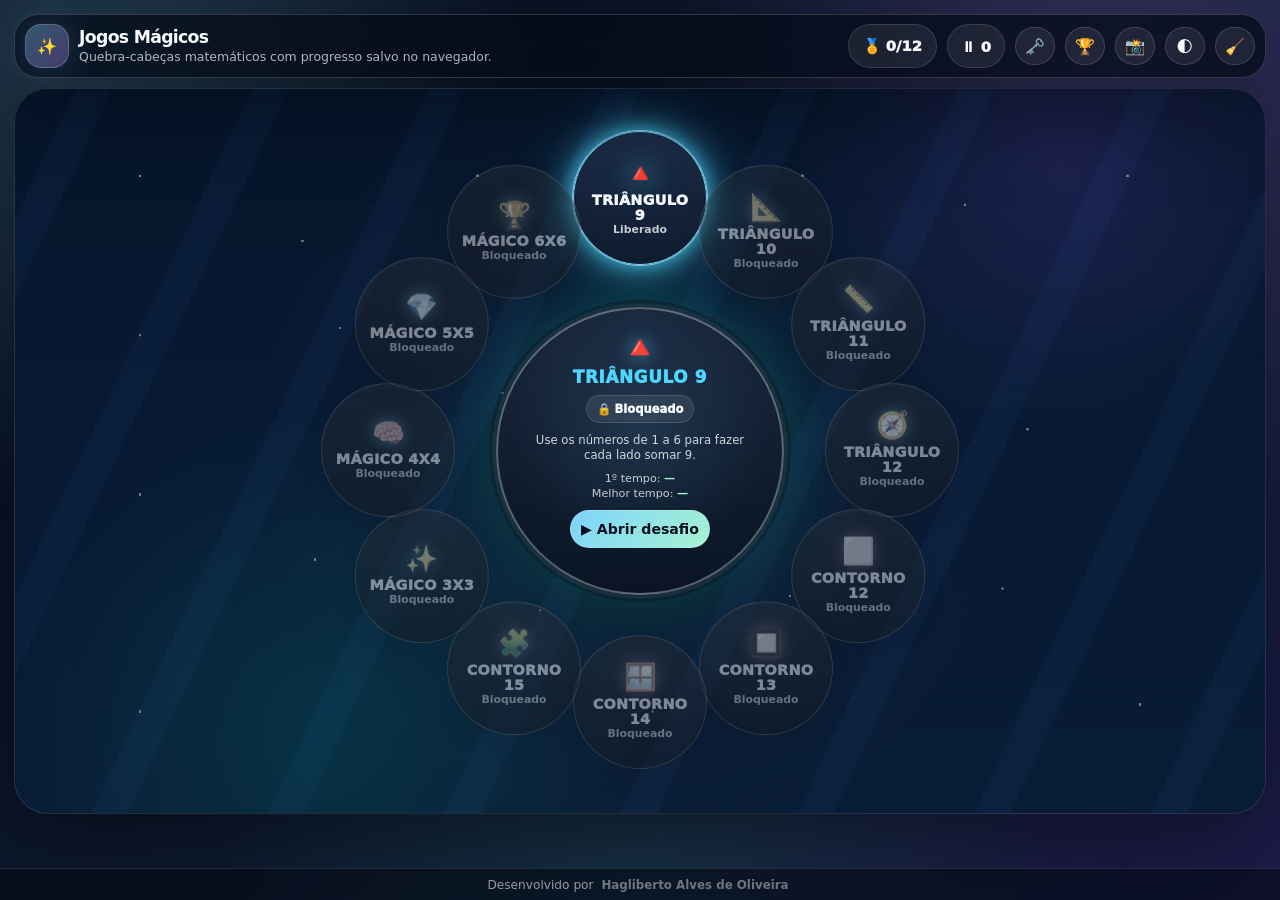
<file: desafios/quadrado-vazado-15/index.html>
<!DOCTYPE html>
<html lang="pt-BR">
<head>
  <meta charset="UTF-8" />
  <meta name="viewport" content="width=device-width, initial-scale=1.0" />
  <title>Quadrado Contorno Soma 15</title>
  <link rel="icon" type="image/svg+xml" href="../../assets/favicon.svg" />
  <link rel="stylesheet" href="../../assets/global.css" />
  <link rel="stylesheet" href="../../assets/fox-assistant/fox.css" />
  <link rel="stylesheet" href="./style.css" />
</head>
<body class="game-body game-theme-8" data-math="□ ∑ 15">
  <div class="app-shell">
    <header class="topbar">
      <div class="brand">
        <a class="logo-link" id="homeLink" data-tip="Voltar ao início" href="../../index.html">🏠</a>
        <div>
          <h1>Quadrado Contorno Soma 15</h1>
          <p>Soma 15 no contorno</p>
        </div>
      </div>

      <div class="topbar-stats">
        <div class="top-stat">⏱️ <span id="timer">00:00</span></div>
        <div class="top-stat">✅ <span id="completedLines">0/0</span></div>
        <div class="progress-ring" id="progressRing" style="--progress:0"><span id="progressText">0%</span></div>
      </div>

      <div class="nav-actions">
        <button class="icon-button" data-tip="Ver placar" id="scoreToggleTop">🏅</button>
        <button class="icon-button" data-tip="Tema claro/escuro" id="themeToggle">🌓</button>
        <button class="icon-button" data-tip="Reiniciar" id="resetTopButton">🔄</button>
      </div>
    </header>

    <main class="game-layout theme-8">
      <section class="panel game-panel">
        <div class="game-focus">
          <div class="challenge-intro">
            <span class="emoji">🧩</span>
            <strong>Contorno 15</strong>
            <p>Use os números de 1 a 8 para fazer topo, direita, base e esquerda somarem 15.</p>
          </div>
          <div class="hollow-square-board">
      <div class="hollow-frame"></div>
      <div class="cell" data-index="0" data-label="A1"></div>
      <div class="cell" data-index="1" data-label="A2"></div>
      <div class="cell" data-index="2" data-label="A3"></div>
      <div class="cell" data-index="3" data-label="B1"></div>
      <div class="cell" data-index="4" data-label="B3"></div>
      <div class="cell" data-index="5" data-label="C1"></div>
      <div class="cell" data-index="6" data-label="C2"></div>
      <div class="cell" data-index="7" data-label="C3"></div>
    </div>
        </div>
      </section>

      <aside class="panel side-panel">
        <div class="panel-inner">
          <h3>Peças</h3>
          <p class="muted compact-text">Arraste uma peça para preencher totalmente uma casa.</p>
          <div id="desktopBankSlot"><div class="number-bank" id="numberBank"></div></div>
          <h3 style="margin-top:14px">Somas</h3>
          <div class="sum-list" id="sumList"></div>
        </div>
      </aside>
    </main>
  </div>

  
<div class="modal-overlay" id="finishModal">
  <div class="modal-card">
    <div class="modal-badge">🏆</div>
    <h2>Desafio concluído!</h2>
    <p>Você finalizou em <strong id="finalTime">00:00</strong>. <span id="recordText">Seu progresso foi salvo.</span></p>
    <div class="time-compare">
      <div class="compare-card"><span>1º tempo</span><strong id="firstTimeText">00:00</strong></div>
      <div class="compare-card"><span>Melhor tempo</span><strong id="bestTimeText">00:00</strong></div>
    </div>
    <div class="modal-actions">
      <button class="primary-button" id="nextButton">Ir para o próximo</button>
      <button class="button" id="playAgainButton">Jogar novamente</button>
      <button class="button" id="closeModalButton">Fechar</button>
    </div>
  </div>
</div>
<div class="toast-stack" id="toastStack"></div>
<button class="score-button" id="scoreToggle" title="Ver placar">🏅</button>
<div class="score-drawer" id="scoreDrawer">
  <strong>Placar local</strong>
  <p class="muted compact-text" style="margin:6px 0 0">Tempos salvos neste navegador.</p>
  <div class="score-list" id="scoreList"></div>
</div>
<div id="mobileNumberDock"></div>
<div class="fox-helper">
  <div class="fox-character" id="foxCharacter" title="Clique para receber outra dica" aria-label="Raposinha de dicas">
    <div class="fox-tail"></div><div class="fox-body"></div><div class="fox-head"><div class="fox-ear left"></div><div class="fox-ear right"></div><div class="fox-eye left"></div><div class="fox-eye right"></div><div class="fox-face"></div><div class="fox-nose"></div></div>
  </div>
  <div class="fox-message"><strong>Raposinha</strong><span id="foxText">Clique em mim para outra dica.</span></div>
</div>

  
<div class="modal-overlay" id="confirmModal">
  <div class="modal-card">
    <div class="modal-badge"><span id="confirmIcon">❔</span></div>
    <h2 id="confirmTitle">Confirmação</h2>
    <p id="confirmMessage">Mensagem de confirmação.</p>
    <p id="confirmDetails" class="muted"></p>
    <div class="modal-actions">
      <button class="primary-button" id="confirmPrimary">Confirmar</button>
      <button class="button" id="confirmSecondary">Cancelar</button>
    </div>
  </div>
</div>

  <footer class="site-footer">Desenvolvido por&nbsp;<button data-lattes="http://lattes.cnpq.br/3494278420363616" type="button">Hagliberto Alves de Oliveira</button></footer>

  <script src="../../assets/challenges.js"></script>
  <script src="../../assets/core/game-core.js"></script>
  <script src="../../assets/fox-assistant/fox.js"></script>
  <script src="./script.js"></script>
</body>
</html>
</file>
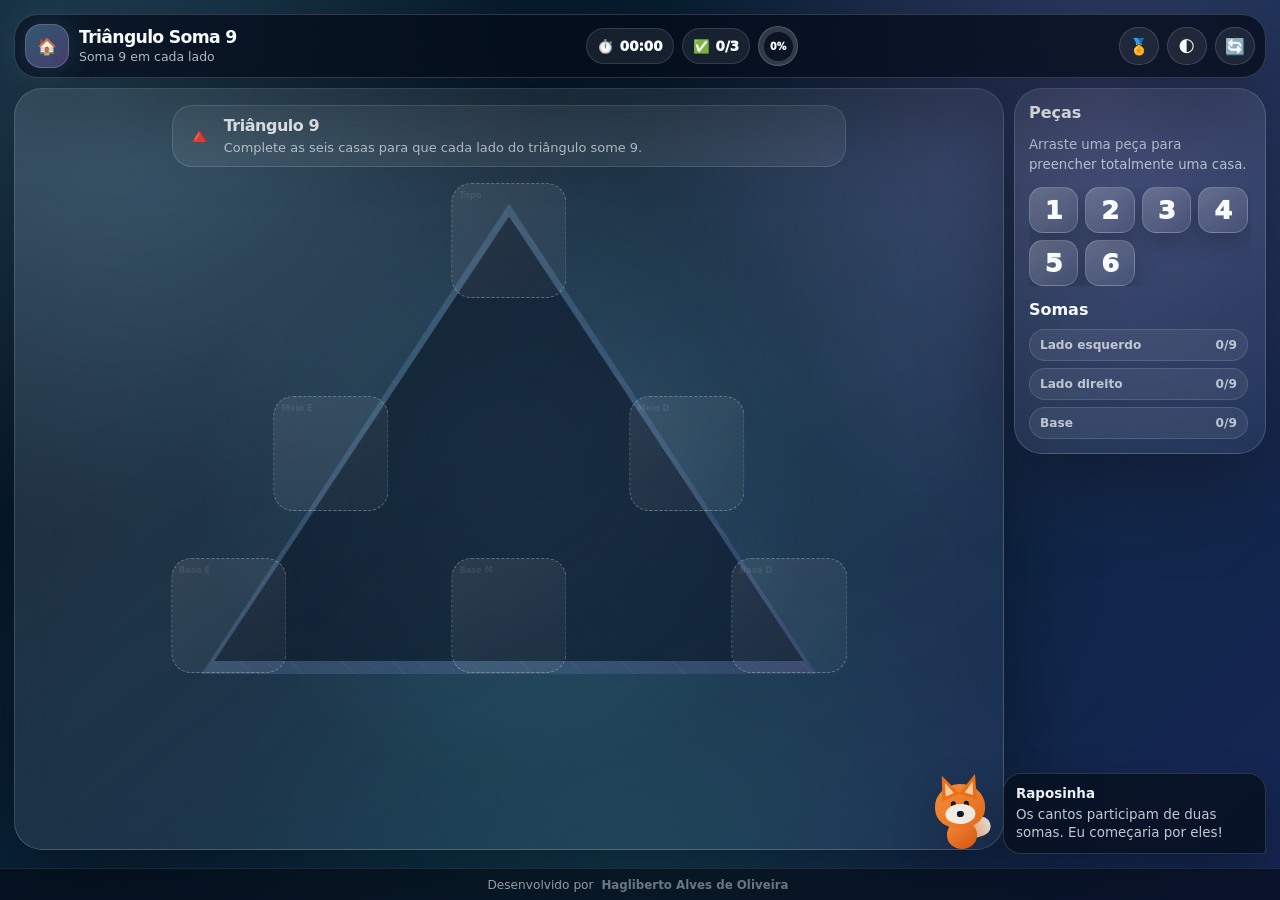
<file: desafios/triangulo-soma-09/index.html>
<!DOCTYPE html>
<html lang="pt-BR">
<head>
  <meta charset="UTF-8" />
  <meta name="viewport" content="width=device-width, initial-scale=1.0" />
  <title>Triângulo Soma 9</title>
  <link rel="icon" type="image/svg+xml" href="../../assets/favicon.svg" />
  <link rel="stylesheet" href="../../assets/global.css" />
  <link rel="stylesheet" href="../../assets/fox-assistant/fox.css" />
  <link rel="stylesheet" href="./style.css" />
</head>
<body class="game-body game-theme-1" data-math="△ ∑ 9">
  <div class="app-shell">
    <header class="topbar">
      <div class="brand">
        <a class="logo-link" id="homeLink" data-tip="Voltar ao início" href="../../index.html">🏠</a>
        <div>
          <h1>Triângulo Soma 9</h1>
          <p>Soma 9 em cada lado</p>
        </div>
      </div>

      <div class="topbar-stats">
        <div class="top-stat">⏱️ <span id="timer">00:00</span></div>
        <div class="top-stat">✅ <span id="completedLines">0/0</span></div>
        <div class="progress-ring" id="progressRing" style="--progress:0"><span id="progressText">0%</span></div>
      </div>

      <div class="nav-actions">
        <button class="icon-button" data-tip="Ver placar" id="scoreToggleTop">🏅</button>
        <button class="icon-button" data-tip="Tema claro/escuro" id="themeToggle">🌓</button>
        <button class="icon-button" data-tip="Reiniciar" id="resetTopButton">🔄</button>
      </div>
    </header>

    <main class="game-layout theme-1">
      <section class="panel game-panel">
        <div class="game-focus">
          <div class="challenge-intro">
            <span class="emoji">🔺</span>
            <strong>Triângulo 9</strong>
            <p>Complete as seis casas para que cada lado do triângulo some 9.</p>
          </div>
          <div class="triangle-board">
      <div class="triangle-outline"></div>
      <div class="cell" data-index="0" data-label="Topo"></div>
      <div class="cell" data-index="1" data-label="Meio E"></div>
      <div class="cell" data-index="2" data-label="Meio D"></div>
      <div class="cell" data-index="3" data-label="Base E"></div>
      <div class="cell" data-index="4" data-label="Base M"></div>
      <div class="cell" data-index="5" data-label="Base D"></div>
    </div>
        </div>
      </section>

      <aside class="panel side-panel">
        <div class="panel-inner">
          <h3>Peças</h3>
          <p class="muted compact-text">Arraste uma peça para preencher totalmente uma casa.</p>
          <div id="desktopBankSlot"><div class="number-bank" id="numberBank"></div></div>
          <h3 style="margin-top:14px">Somas</h3>
          <div class="sum-list" id="sumList"></div>
        </div>
      </aside>
    </main>
  </div>

  
<div class="modal-overlay" id="finishModal">
  <div class="modal-card">
    <div class="modal-badge">🏆</div>
    <h2>Desafio concluído!</h2>
    <p>Você finalizou em <strong id="finalTime">00:00</strong>. <span id="recordText">Seu progresso foi salvo.</span></p>
    <div class="time-compare">
      <div class="compare-card"><span>1º tempo</span><strong id="firstTimeText">00:00</strong></div>
      <div class="compare-card"><span>Melhor tempo</span><strong id="bestTimeText">00:00</strong></div>
    </div>
    <div class="modal-actions">
      <button class="primary-button" id="nextButton">Ir para o próximo</button>
      <button class="button" id="playAgainButton">Jogar novamente</button>
      <button class="button" id="closeModalButton">Fechar</button>
    </div>
  </div>
</div>
<div class="toast-stack" id="toastStack"></div>
<button class="score-button" id="scoreToggle" title="Ver placar">🏅</button>
<div class="score-drawer" id="scoreDrawer">
  <strong>Placar local</strong>
  <p class="muted compact-text" style="margin:6px 0 0">Tempos salvos neste navegador.</p>
  <div class="score-list" id="scoreList"></div>
</div>
<div id="mobileNumberDock"></div>
<div class="fox-helper">
  <div class="fox-character" id="foxCharacter" title="Clique para receber outra dica" aria-label="Raposinha de dicas">
    <div class="fox-tail"></div><div class="fox-body"></div><div class="fox-head"><div class="fox-ear left"></div><div class="fox-ear right"></div><div class="fox-eye left"></div><div class="fox-eye right"></div><div class="fox-face"></div><div class="fox-nose"></div></div>
  </div>
  <div class="fox-message"><strong>Raposinha</strong><span id="foxText">Clique em mim para outra dica.</span></div>
</div>

  
<div class="modal-overlay" id="confirmModal">
  <div class="modal-card">
    <div class="modal-badge"><span id="confirmIcon">❔</span></div>
    <h2 id="confirmTitle">Confirmação</h2>
    <p id="confirmMessage">Mensagem de confirmação.</p>
    <p id="confirmDetails" class="muted"></p>
    <div class="modal-actions">
      <button class="primary-button" id="confirmPrimary">Confirmar</button>
      <button class="button" id="confirmSecondary">Cancelar</button>
    </div>
  </div>
</div>

  <footer class="site-footer">Desenvolvido por&nbsp;<button data-lattes="http://lattes.cnpq.br/3494278420363616" type="button">Hagliberto Alves de Oliveira</button></footer>

  <script src="../../assets/challenges.js"></script>
  <script src="../../assets/core/game-core.js"></script>
  <script src="../../assets/fox-assistant/fox.js"></script>
  <script src="./script.js"></script>
</body>
</html>
</file>
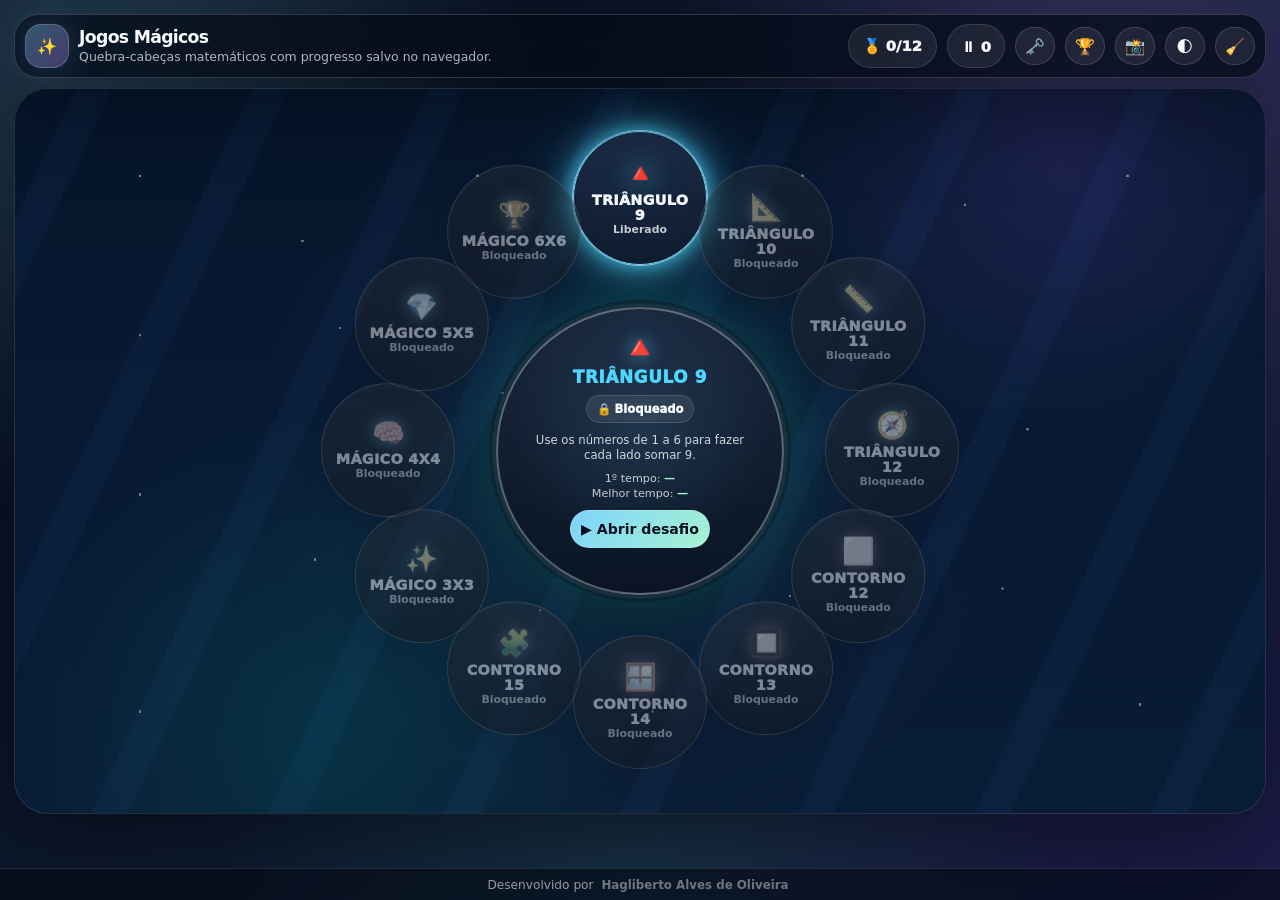
<file: desafios/triangulo-soma-10/index.html>
<!DOCTYPE html>
<html lang="pt-BR">
<head>
  <meta charset="UTF-8" />
  <meta name="viewport" content="width=device-width, initial-scale=1.0" />
  <title>Triângulo Soma 10</title>
  <link rel="icon" type="image/svg+xml" href="../../assets/favicon.svg" />
  <link rel="stylesheet" href="../../assets/global.css" />
  <link rel="stylesheet" href="../../assets/fox-assistant/fox.css" />
  <link rel="stylesheet" href="./style.css" />
</head>
<body class="game-body game-theme-2" data-math="△ ∑ 10">
  <div class="app-shell">
    <header class="topbar">
      <div class="brand">
        <a class="logo-link" id="homeLink" data-tip="Voltar ao início" href="../../index.html">🏠</a>
        <div>
          <h1>Triângulo Soma 10</h1>
          <p>Soma 10 em cada lado</p>
        </div>
      </div>

      <div class="topbar-stats">
        <div class="top-stat">⏱️ <span id="timer">00:00</span></div>
        <div class="top-stat">✅ <span id="completedLines">0/0</span></div>
        <div class="progress-ring" id="progressRing" style="--progress:0"><span id="progressText">0%</span></div>
      </div>

      <div class="nav-actions">
        <button class="icon-button" data-tip="Ver placar" id="scoreToggleTop">🏅</button>
        <button class="icon-button" data-tip="Tema claro/escuro" id="themeToggle">🌓</button>
        <button class="icon-button" data-tip="Reiniciar" id="resetTopButton">🔄</button>
      </div>
    </header>

    <main class="game-layout theme-2">
      <section class="panel game-panel">
        <div class="game-focus">
          <div class="challenge-intro">
            <span class="emoji">📐</span>
            <strong>Triângulo 10</strong>
            <p>Complete as seis casas para que cada lado do triângulo some 10.</p>
          </div>
          <div class="triangle-board">
      <div class="triangle-outline"></div>
      <div class="cell" data-index="0" data-label="Topo"></div>
      <div class="cell" data-index="1" data-label="Meio E"></div>
      <div class="cell" data-index="2" data-label="Meio D"></div>
      <div class="cell" data-index="3" data-label="Base E"></div>
      <div class="cell" data-index="4" data-label="Base M"></div>
      <div class="cell" data-index="5" data-label="Base D"></div>
    </div>
        </div>
      </section>

      <aside class="panel side-panel">
        <div class="panel-inner">
          <h3>Peças</h3>
          <p class="muted compact-text">Arraste uma peça para preencher totalmente uma casa.</p>
          <div id="desktopBankSlot"><div class="number-bank" id="numberBank"></div></div>
          <h3 style="margin-top:14px">Somas</h3>
          <div class="sum-list" id="sumList"></div>
        </div>
      </aside>
    </main>
  </div>

  
<div class="modal-overlay" id="finishModal">
  <div class="modal-card">
    <div class="modal-badge">🏆</div>
    <h2>Desafio concluído!</h2>
    <p>Você finalizou em <strong id="finalTime">00:00</strong>. <span id="recordText">Seu progresso foi salvo.</span></p>
    <div class="time-compare">
      <div class="compare-card"><span>1º tempo</span><strong id="firstTimeText">00:00</strong></div>
      <div class="compare-card"><span>Melhor tempo</span><strong id="bestTimeText">00:00</strong></div>
    </div>
    <div class="modal-actions">
      <button class="primary-button" id="nextButton">Ir para o próximo</button>
      <button class="button" id="playAgainButton">Jogar novamente</button>
      <button class="button" id="closeModalButton">Fechar</button>
    </div>
  </div>
</div>
<div class="toast-stack" id="toastStack"></div>
<button class="score-button" id="scoreToggle" title="Ver placar">🏅</button>
<div class="score-drawer" id="scoreDrawer">
  <strong>Placar local</strong>
  <p class="muted compact-text" style="margin:6px 0 0">Tempos salvos neste navegador.</p>
  <div class="score-list" id="scoreList"></div>
</div>
<div id="mobileNumberDock"></div>
<div class="fox-helper">
  <div class="fox-character" id="foxCharacter" title="Clique para receber outra dica" aria-label="Raposinha de dicas">
    <div class="fox-tail"></div><div class="fox-body"></div><div class="fox-head"><div class="fox-ear left"></div><div class="fox-ear right"></div><div class="fox-eye left"></div><div class="fox-eye right"></div><div class="fox-face"></div><div class="fox-nose"></div></div>
  </div>
  <div class="fox-message"><strong>Raposinha</strong><span id="foxText">Clique em mim para outra dica.</span></div>
</div>

  
<div class="modal-overlay" id="confirmModal">
  <div class="modal-card">
    <div class="modal-badge"><span id="confirmIcon">❔</span></div>
    <h2 id="confirmTitle">Confirmação</h2>
    <p id="confirmMessage">Mensagem de confirmação.</p>
    <p id="confirmDetails" class="muted"></p>
    <div class="modal-actions">
      <button class="primary-button" id="confirmPrimary">Confirmar</button>
      <button class="button" id="confirmSecondary">Cancelar</button>
    </div>
  </div>
</div>

  <footer class="site-footer">Desenvolvido por&nbsp;<button data-lattes="http://lattes.cnpq.br/3494278420363616" type="button">Hagliberto Alves de Oliveira</button></footer>

  <script src="../../assets/challenges.js"></script>
  <script src="../../assets/core/game-core.js"></script>
  <script src="../../assets/fox-assistant/fox.js"></script>
  <script src="./script.js"></script>
</body>
</html>
</file>
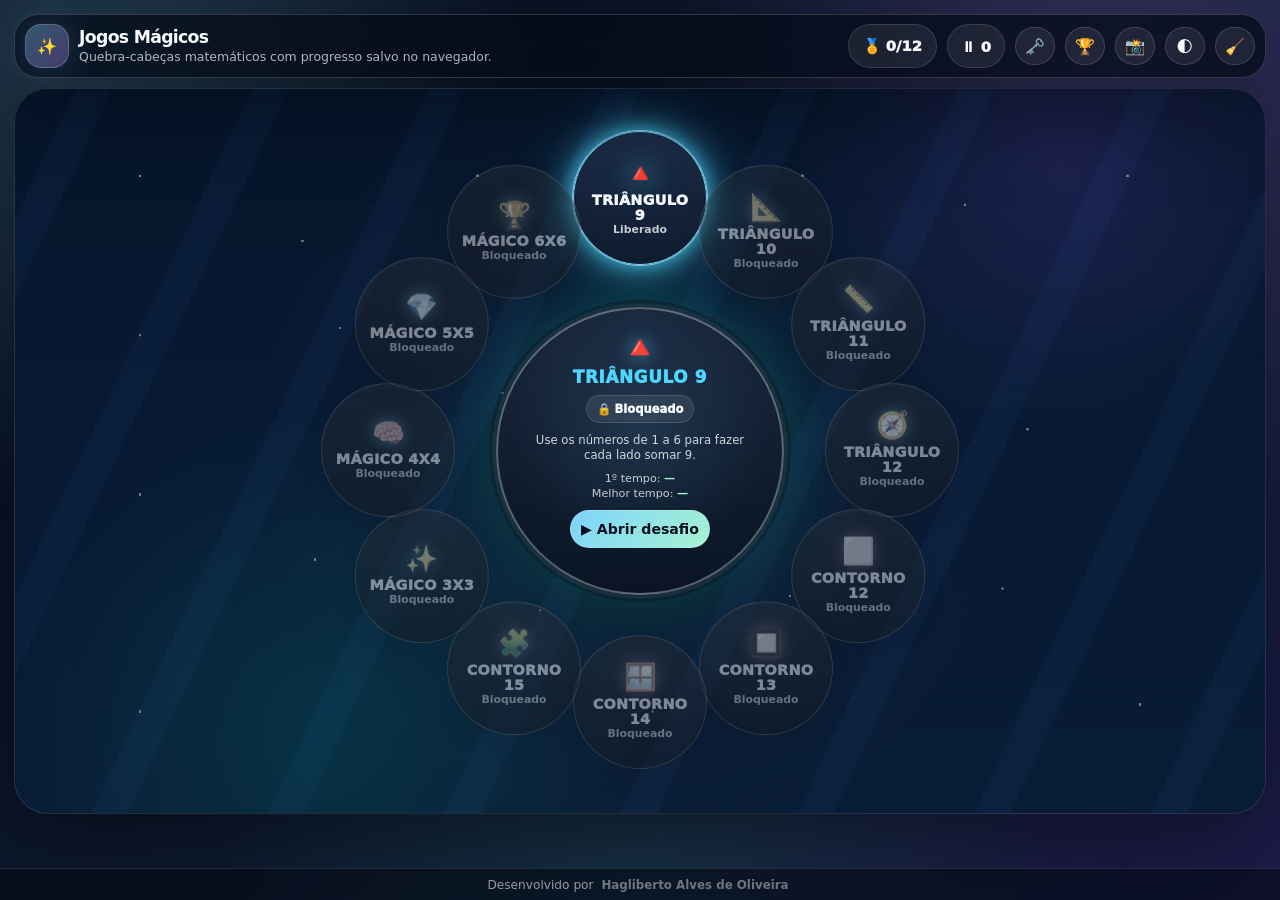
<file: desafios/triangulo-soma-11/index.html>
<!DOCTYPE html>
<html lang="pt-BR">
<head>
  <meta charset="UTF-8" />
  <meta name="viewport" content="width=device-width, initial-scale=1.0" />
  <title>Triângulo Soma 11</title>
  <link rel="icon" type="image/svg+xml" href="../../assets/favicon.svg" />
  <link rel="stylesheet" href="../../assets/global.css" />
  <link rel="stylesheet" href="../../assets/fox-assistant/fox.css" />
  <link rel="stylesheet" href="./style.css" />
</head>
<body class="game-body game-theme-3" data-math="△ ∑ 11">
  <div class="app-shell">
    <header class="topbar">
      <div class="brand">
        <a class="logo-link" id="homeLink" data-tip="Voltar ao início" href="../../index.html">🏠</a>
        <div>
          <h1>Triângulo Soma 11</h1>
          <p>Soma 11 em cada lado</p>
        </div>
      </div>

      <div class="topbar-stats">
        <div class="top-stat">⏱️ <span id="timer">00:00</span></div>
        <div class="top-stat">✅ <span id="completedLines">0/0</span></div>
        <div class="progress-ring" id="progressRing" style="--progress:0"><span id="progressText">0%</span></div>
      </div>

      <div class="nav-actions">
        <button class="icon-button" data-tip="Ver placar" id="scoreToggleTop">🏅</button>
        <button class="icon-button" data-tip="Tema claro/escuro" id="themeToggle">🌓</button>
        <button class="icon-button" data-tip="Reiniciar" id="resetTopButton">🔄</button>
      </div>
    </header>

    <main class="game-layout theme-3">
      <section class="panel game-panel">
        <div class="game-focus">
          <div class="challenge-intro">
            <span class="emoji">📏</span>
            <strong>Triângulo 11</strong>
            <p>Complete as seis casas para que cada lado do triângulo some 11.</p>
          </div>
          <div class="triangle-board">
      <div class="triangle-outline"></div>
      <div class="cell" data-index="0" data-label="Topo"></div>
      <div class="cell" data-index="1" data-label="Meio E"></div>
      <div class="cell" data-index="2" data-label="Meio D"></div>
      <div class="cell" data-index="3" data-label="Base E"></div>
      <div class="cell" data-index="4" data-label="Base M"></div>
      <div class="cell" data-index="5" data-label="Base D"></div>
    </div>
        </div>
      </section>

      <aside class="panel side-panel">
        <div class="panel-inner">
          <h3>Peças</h3>
          <p class="muted compact-text">Arraste uma peça para preencher totalmente uma casa.</p>
          <div id="desktopBankSlot"><div class="number-bank" id="numberBank"></div></div>
          <h3 style="margin-top:14px">Somas</h3>
          <div class="sum-list" id="sumList"></div>
        </div>
      </aside>
    </main>
  </div>

  
<div class="modal-overlay" id="finishModal">
  <div class="modal-card">
    <div class="modal-badge">🏆</div>
    <h2>Desafio concluído!</h2>
    <p>Você finalizou em <strong id="finalTime">00:00</strong>. <span id="recordText">Seu progresso foi salvo.</span></p>
    <div class="time-compare">
      <div class="compare-card"><span>1º tempo</span><strong id="firstTimeText">00:00</strong></div>
      <div class="compare-card"><span>Melhor tempo</span><strong id="bestTimeText">00:00</strong></div>
    </div>
    <div class="modal-actions">
      <button class="primary-button" id="nextButton">Ir para o próximo</button>
      <button class="button" id="playAgainButton">Jogar novamente</button>
      <button class="button" id="closeModalButton">Fechar</button>
    </div>
  </div>
</div>
<div class="toast-stack" id="toastStack"></div>
<button class="score-button" id="scoreToggle" title="Ver placar">🏅</button>
<div class="score-drawer" id="scoreDrawer">
  <strong>Placar local</strong>
  <p class="muted compact-text" style="margin:6px 0 0">Tempos salvos neste navegador.</p>
  <div class="score-list" id="scoreList"></div>
</div>
<div id="mobileNumberDock"></div>
<div class="fox-helper">
  <div class="fox-character" id="foxCharacter" title="Clique para receber outra dica" aria-label="Raposinha de dicas">
    <div class="fox-tail"></div><div class="fox-body"></div><div class="fox-head"><div class="fox-ear left"></div><div class="fox-ear right"></div><div class="fox-eye left"></div><div class="fox-eye right"></div><div class="fox-face"></div><div class="fox-nose"></div></div>
  </div>
  <div class="fox-message"><strong>Raposinha</strong><span id="foxText">Clique em mim para outra dica.</span></div>
</div>

  
<div class="modal-overlay" id="confirmModal">
  <div class="modal-card">
    <div class="modal-badge"><span id="confirmIcon">❔</span></div>
    <h2 id="confirmTitle">Confirmação</h2>
    <p id="confirmMessage">Mensagem de confirmação.</p>
    <p id="confirmDetails" class="muted"></p>
    <div class="modal-actions">
      <button class="primary-button" id="confirmPrimary">Confirmar</button>
      <button class="button" id="confirmSecondary">Cancelar</button>
    </div>
  </div>
</div>

  <footer class="site-footer">Desenvolvido por&nbsp;<button data-lattes="http://lattes.cnpq.br/3494278420363616" type="button">Hagliberto Alves de Oliveira</button></footer>

  <script src="../../assets/challenges.js"></script>
  <script src="../../assets/core/game-core.js"></script>
  <script src="../../assets/fox-assistant/fox.js"></script>
  <script src="./script.js"></script>
</body>
</html>
</file>
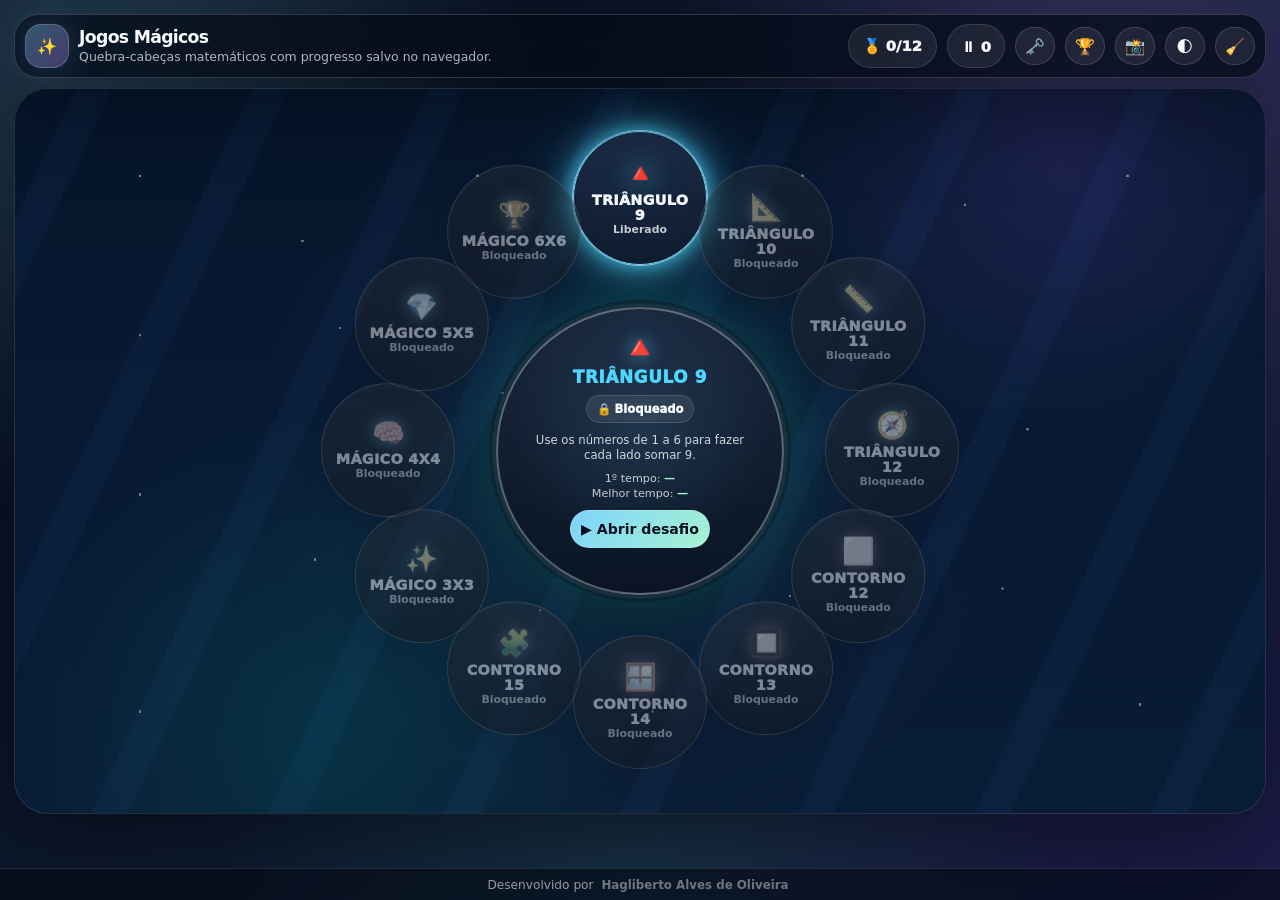
<file: desafios/triangulo-soma-12/index.html>
<!DOCTYPE html>
<html lang="pt-BR">
<head>
  <meta charset="UTF-8" />
  <meta name="viewport" content="width=device-width, initial-scale=1.0" />
  <title>Triângulo Soma 12</title>
  <link rel="icon" type="image/svg+xml" href="../../assets/favicon.svg" />
  <link rel="stylesheet" href="../../assets/global.css" />
  <link rel="stylesheet" href="../../assets/fox-assistant/fox.css" />
  <link rel="stylesheet" href="./style.css" />
</head>
<body class="game-body game-theme-4" data-math="△ ∑ 12">
  <div class="app-shell">
    <header class="topbar">
      <div class="brand">
        <a class="logo-link" id="homeLink" data-tip="Voltar ao início" href="../../index.html">🏠</a>
        <div>
          <h1>Triângulo Soma 12</h1>
          <p>Soma 12 em cada lado</p>
        </div>
      </div>

      <div class="topbar-stats">
        <div class="top-stat">⏱️ <span id="timer">00:00</span></div>
        <div class="top-stat">✅ <span id="completedLines">0/0</span></div>
        <div class="progress-ring" id="progressRing" style="--progress:0"><span id="progressText">0%</span></div>
      </div>

      <div class="nav-actions">
        <button class="icon-button" data-tip="Ver placar" id="scoreToggleTop">🏅</button>
        <button class="icon-button" data-tip="Tema claro/escuro" id="themeToggle">🌓</button>
        <button class="icon-button" data-tip="Reiniciar" id="resetTopButton">🔄</button>
      </div>
    </header>

    <main class="game-layout theme-4">
      <section class="panel game-panel">
        <div class="game-focus">
          <div class="challenge-intro">
            <span class="emoji">🧭</span>
            <strong>Triângulo 12</strong>
            <p>Complete as seis casas para que cada lado do triângulo some 12.</p>
          </div>
          <div class="triangle-board">
      <div class="triangle-outline"></div>
      <div class="cell" data-index="0" data-label="Topo"></div>
      <div class="cell" data-index="1" data-label="Meio E"></div>
      <div class="cell" data-index="2" data-label="Meio D"></div>
      <div class="cell" data-index="3" data-label="Base E"></div>
      <div class="cell" data-index="4" data-label="Base M"></div>
      <div class="cell" data-index="5" data-label="Base D"></div>
    </div>
        </div>
      </section>

      <aside class="panel side-panel">
        <div class="panel-inner">
          <h3>Peças</h3>
          <p class="muted compact-text">Arraste uma peça para preencher totalmente uma casa.</p>
          <div id="desktopBankSlot"><div class="number-bank" id="numberBank"></div></div>
          <h3 style="margin-top:14px">Somas</h3>
          <div class="sum-list" id="sumList"></div>
        </div>
      </aside>
    </main>
  </div>

  
<div class="modal-overlay" id="finishModal">
  <div class="modal-card">
    <div class="modal-badge">🏆</div>
    <h2>Desafio concluído!</h2>
    <p>Você finalizou em <strong id="finalTime">00:00</strong>. <span id="recordText">Seu progresso foi salvo.</span></p>
    <div class="time-compare">
      <div class="compare-card"><span>1º tempo</span><strong id="firstTimeText">00:00</strong></div>
      <div class="compare-card"><span>Melhor tempo</span><strong id="bestTimeText">00:00</strong></div>
    </div>
    <div class="modal-actions">
      <button class="primary-button" id="nextButton">Ir para o próximo</button>
      <button class="button" id="playAgainButton">Jogar novamente</button>
      <button class="button" id="closeModalButton">Fechar</button>
    </div>
  </div>
</div>
<div class="toast-stack" id="toastStack"></div>
<button class="score-button" id="scoreToggle" title="Ver placar">🏅</button>
<div class="score-drawer" id="scoreDrawer">
  <strong>Placar local</strong>
  <p class="muted compact-text" style="margin:6px 0 0">Tempos salvos neste navegador.</p>
  <div class="score-list" id="scoreList"></div>
</div>
<div id="mobileNumberDock"></div>
<div class="fox-helper">
  <div class="fox-character" id="foxCharacter" title="Clique para receber outra dica" aria-label="Raposinha de dicas">
    <div class="fox-tail"></div><div class="fox-body"></div><div class="fox-head"><div class="fox-ear left"></div><div class="fox-ear right"></div><div class="fox-eye left"></div><div class="fox-eye right"></div><div class="fox-face"></div><div class="fox-nose"></div></div>
  </div>
  <div class="fox-message"><strong>Raposinha</strong><span id="foxText">Clique em mim para outra dica.</span></div>
</div>

  
<div class="modal-overlay" id="confirmModal">
  <div class="modal-card">
    <div class="modal-badge"><span id="confirmIcon">❔</span></div>
    <h2 id="confirmTitle">Confirmação</h2>
    <p id="confirmMessage">Mensagem de confirmação.</p>
    <p id="confirmDetails" class="muted"></p>
    <div class="modal-actions">
      <button class="primary-button" id="confirmPrimary">Confirmar</button>
      <button class="button" id="confirmSecondary">Cancelar</button>
    </div>
  </div>
</div>

  <footer class="site-footer">Desenvolvido por&nbsp;<button data-lattes="http://lattes.cnpq.br/3494278420363616" type="button">Hagliberto Alves de Oliveira</button></footer>

  <script src="../../assets/challenges.js"></script>
  <script src="../../assets/core/game-core.js"></script>
  <script src="../../assets/fox-assistant/fox.js"></script>
  <script src="./script.js"></script>
</body>
</html>
</file>
<file: assets/global.css>
@import url("https://fonts.googleapis.com/css2?family=Material+Symbols+Rounded:opsz,wght,FILL,GRAD@20..48,400..700,0..1,-50..200");

:root{
  --bg-a:#050b18; --bg-b:#0f1c34; --bg-c:#1e1b4b;
  --text:#f8fbff; --muted:rgba(248,251,255,.70);
  --line:rgba(255,255,255,.16); --soft:rgba(255,255,255,.085);
  --accent:#7dd3fc; --accent-2:#c084fc; --accent-3:#34d399;
  --success:#34d399; --warning:#fbbf24; --danger:#fb7185;
  --shadow:0 28px 90px rgba(0,0,0,.42);
  --edge:clamp(8px,1.1vw,16px); --footer-h:32px; --radius:28px;
}

body.light-theme{
  --bg-a:#edf7ff; --bg-b:#dbeafe; --bg-c:#f5f3ff;
  --text:#102033; --muted:rgba(16,32,51,.72);
  --line:rgba(15,23,42,.14); --soft:rgba(255,255,255,.70);
  --shadow:0 24px 70px rgba(15,23,42,.16);
}

*{box-sizing:border-box}
html{scroll-behavior:smooth}
a{color:inherit;text-decoration:none}
button{font:inherit}

body{
  margin:0; min-height:100vh; padding-bottom:var(--footer-h);
  color:var(--text);
  font-family:Inter,ui-sans-serif,system-ui,-apple-system,BlinkMacSystemFont,"Segoe UI",sans-serif;
  background:
    radial-gradient(circle at 8% 10%,rgba(125,211,252,.25),transparent 30%),
    radial-gradient(circle at 86% 12%,rgba(192,132,252,.23),transparent 33%),
    radial-gradient(circle at 50% 100%,rgba(52,211,153,.12),transparent 38%),
    linear-gradient(135deg,var(--bg-a),var(--bg-b) 55%,var(--bg-c));
  overflow-x:hidden;
  transition:background .3s ease,color .3s ease;
}

body:before,body:after{
  content:""; position:fixed; inset:-20%; z-index:-4; pointer-events:none;
  background-image:
    linear-gradient(rgba(255,255,255,.035) 1px, transparent 1px),
    linear-gradient(90deg, rgba(255,255,255,.035) 1px, transparent 1px),
    radial-gradient(circle,rgba(125,211,252,.22) 1px,transparent 1px);
  background-size:78px 78px,78px 78px,128px 128px;
  opacity:.18;
}

body.light-theme:before, body.light-theme:after{opacity:.26}

body.game-body:before{
  content:attr(data-math);
  display:flex; align-items:center; justify-content:center;
  font-size:clamp(7rem,19vw,24rem); font-weight:1000; letter-spacing:-.10em;
  color:rgba(255,255,255,.04);
  background:radial-gradient(circle at center,rgba(255,255,255,.06),transparent 55%);
}
body.light-theme.game-body:before{color:rgba(15,23,42,.045)}

.material-symbols-rounded{
  font-family:"Material Symbols Rounded"; font-weight:600; font-style:normal;
  font-size:1.24rem; line-height:1; display:inline-flex;
  -webkit-font-feature-settings:"liga"; -webkit-font-smoothing:antialiased;
  font-variation-settings:"FILL" 1,"wght" 650,"GRAD" 0,"opsz" 24;
}

.icon-gradient{
  background:linear-gradient(135deg,var(--accent),var(--accent-2),var(--accent-3));
  -webkit-background-clip:text; background-clip:text; color:transparent;
  filter:drop-shadow(0 0 10px rgba(125,211,252,.18));
}

.app-shell{width:100%; min-height:calc(100vh - var(--footer-h)); padding:var(--edge)}

.topbar{
  position:sticky; top:var(--edge); z-index:80;
  display:flex; align-items:center; justify-content:space-between; gap:10px;
  padding:9px 10px; border-radius:24px; border:1px solid var(--line);
  background:rgba(5,11,24,.76); -webkit-backdrop-filter:blur(24px); backdrop-filter:blur(24px);
  box-shadow:var(--shadow);
}
body.light-theme .topbar{background:rgba(255,255,255,.70)}

.brand{min-width:220px; display:flex; align-items:center; gap:10px}
.logo,.logo-link{
  width:44px; height:44px; flex:0 0 auto; display:grid; place-items:center; border-radius:16px;
  background:linear-gradient(135deg,rgba(125,211,252,.36),rgba(192,132,252,.34));
  border:1px solid rgba(255,255,255,.18); box-shadow:0 0 34px rgba(125,211,252,.20);
  position:relative; transition:transform .2s ease;
}
.logo-link:hover{transform:translateY(-2px)}
.logo-link[data-tip]:hover:after,.icon-button[data-tip]:hover:after{
  content:attr(data-tip); position:absolute; top:calc(100% + 8px); z-index:30;
  padding:7px 10px; border-radius:999px; color:var(--text);
  background:rgba(6,13,25,.92); border:1px solid rgba(255,255,255,.14);
  -webkit-backdrop-filter:blur(12px); backdrop-filter:blur(12px); font-size:.76rem; font-weight:900;
  white-space:nowrap; box-shadow:0 12px 28px rgba(0,0,0,.25);
}
body.light-theme .logo-link[data-tip]:hover:after, body.light-theme .icon-button[data-tip]:hover:after{background:rgba(255,255,255,.95)}

.brand h1{margin:0; font-size:clamp(.96rem,1.35vw,1.28rem); line-height:1.05; letter-spacing:-.04em}
.brand p{margin:3px 0 0; color:var(--muted); font-size:.78rem}

.nav-actions,.topbar-stats{display:flex; align-items:center; justify-content:flex-end; gap:7px; flex-wrap:nowrap}
.topbar-stats{justify-content:center}
.top-stat{
  min-height:36px; display:inline-flex; align-items:center; gap:6px; padding:0 10px;
  border-radius:999px; background:rgba(255,255,255,.075); border:1px solid rgba(255,255,255,.12);
  color:var(--text); font-weight:950; font-size:.84rem; white-space:nowrap;
}
body.light-theme .top-stat{background:rgba(255,255,255,.55)}

.button,.primary-button,.icon-button{
  min-height:38px; display:inline-flex; align-items:center; justify-content:center; gap:8px;
  padding:0 13px; border-radius:999px; border:1px solid rgba(255,255,255,.15);
  background:rgba(255,255,255,.08); color:var(--text); cursor:pointer; font-weight:900;
  transition:transform .18s ease,border-color .18s ease,background .18s ease;
}
body.light-theme .button, body.light-theme .icon-button{background:rgba(255,255,255,.55)}
.primary-button{color:#06111f; background:linear-gradient(135deg,var(--accent),#a7f3d0)}
.icon-button{width:40px; padding:0; position:relative; flex:0 0 auto}
.button:hover,.primary-button:hover,.icon-button:hover{transform:translateY(-1px); border-color:rgba(125,211,252,.42)}
.icon-button[data-tip]:hover:after{right:0}

.site-footer{
  position:fixed; left:0; right:0; bottom:0; z-index:120; height:var(--footer-h);
  display:flex; align-items:center; justify-content:center; padding:0 12px;
  border-top:1px solid rgba(255,255,255,.10); background:rgba(5,11,24,.66);
  -webkit-backdrop-filter:blur(14px); backdrop-filter:blur(14px);
  color:rgba(248,251,255,.58); font-size:.76rem;
}
body.light-theme .site-footer{background:rgba(255,255,255,.72); color:rgba(16,32,51,.62)}
.site-footer button{
  border:0; background:transparent; color:inherit; font-weight:700; cursor:pointer; padding:2px 4px;
}
.site-footer button:hover{color:#a7f3d0}

.home-hero{min-height:calc(100vh - 85px - var(--footer-h)); display:grid; align-items:center; padding-top:10px}
.home-card{
  min-height:calc(100vh - 106px - var(--footer-h)); display:grid; align-content:center;
  border-radius:34px; border:1px solid var(--line);
  background:
    radial-gradient(circle at 16% 10%,rgba(125,211,252,.22),transparent 36%),
    radial-gradient(circle at 85% 22%,rgba(192,132,252,.18),transparent 34%),
    linear-gradient(145deg,rgba(255,255,255,.12),rgba(255,255,255,.052));
  -webkit-backdrop-filter:blur(22px); backdrop-filter:blur(22px); box-shadow:var(--shadow);
  padding:clamp(18px,3.6vw,44px); position:relative; overflow:hidden;
}
body.light-theme .home-card{background:rgba(255,255,255,.62)}
.home-card:before{
  content:"Σ  π  √  ∞  3×3"; position:absolute; right:-3vw; top:1vw;
  font-size:clamp(4rem,11vw,12rem); font-weight:1000; letter-spacing:-.12em;
  color:rgba(255,255,255,.035); transform:rotate(-7deg);
}
body.light-theme .home-card:before{color:rgba(15,23,42,.045)}

.intro-grid{position:relative; z-index:1; display:grid; grid-template-columns:minmax(280px,1.2fr) minmax(240px,.8fr); gap:18px; align-items:end}
.home-card h1{max-width:1080px; margin:0; font-size:clamp(2.1rem,5.5vw,5.4rem); line-height:.92; letter-spacing:-.07em}
.home-card p{max-width:840px; color:var(--muted); line-height:1.55; font-size:1rem}
.intro-panel{padding:14px; border-radius:22px; border:1px solid rgba(255,255,255,.13); background:rgba(255,255,255,.075)}
body.light-theme .intro-panel{background:rgba(255,255,255,.46)}
.intro-panel strong{display:block; margin-bottom:8px}
.intro-list{display:grid; gap:8px; margin:0; padding:0; list-style:none; color:var(--muted); font-size:.88rem; line-height:1.34}
.intro-list li{display:grid; grid-template-columns:auto 1fr; gap:8px}

.mode-bar{display:flex; gap:8px; flex-wrap:wrap; margin-top:16px}
.mode-pill{
  display:inline-flex; align-items:center; gap:7px; padding:9px 12px; border-radius:999px;
  border:1px solid rgba(255,255,255,.14); background:rgba(255,255,255,.075);
  color:var(--text); font-weight:900; cursor:pointer; white-space:nowrap;
}
.mode-pill.active{color:#06111f; background:linear-gradient(135deg,var(--accent),#a7f3d0)}

.challenge-grid{
  position:relative; z-index:1; display:grid; grid-template-columns:repeat(auto-fit,minmax(176px,1fr));
  gap:10px; margin-top:18px;
}
.challenge-card{
  position:relative; min-height:142px; padding:12px; border-radius:22px; border:1px solid rgba(255,255,255,.14);
  background:linear-gradient(145deg,rgba(255,255,255,.12),rgba(255,255,255,.055));
  overflow:hidden; transition:border-color .18s ease, box-shadow .18s ease, opacity .18s ease, filter .18s ease;
}
body.light-theme .challenge-card{background:rgba(255,255,255,.52)}
.challenge-card:before{
  content:attr(data-watermark); position:absolute; right:-4px; bottom:-18px; font-size:4.4rem;
  opacity:.10; pointer-events:none;
}
.challenge-card:hover{border-color:rgba(125,211,252,.45); box-shadow:0 0 26px rgba(125,211,252,.12)}
.challenge-card.locked{filter:grayscale(.65); opacity:.58; cursor:not-allowed}
.challenge-card.completed{border-color:rgba(52,211,153,.45)}
.challenge-icon{width:40px;height:40px;display:grid;place-items:center;border-radius:15px;background:rgba(125,211,252,.14);font-size:1.35rem;margin-bottom:8px}
.challenge-card strong{display:block; margin-bottom:4px; font-size:.92rem}
.challenge-card span{display:block; color:var(--muted); line-height:1.25; font-size:.78rem}
.time-lines{display:grid; gap:2px; margin-top:7px; color:var(--muted); font-size:.70rem}
.time-lines b{color:#a7f3d0}
body.light-theme .time-lines b{color:#047857}
.card-pill{
  position:absolute; top:9px; right:9px; z-index:2; padding:5px 8px; border-radius:999px;
  font-size:.66rem; font-weight:950; background:rgba(255,255,255,.10); border:1px solid rgba(255,255,255,.14); cursor:pointer;
}
.completed .card-pill{color:#04120c; background:linear-gradient(135deg,var(--success),#a7f3d0)}
.solution-title{margin-bottom:8px;color:#a7f3d0;font-weight:1000;font-size:.74rem;text-align:center}
.mini-triangle{position:relative;width:128px;height:102px;margin:auto}
.mini-hollow,.mini-magic{display:grid;gap:4px;place-items:center;justify-content:center}
.mini-hollow{grid-template-columns:repeat(3,28px)}
.mini-magic{grid-template-columns:repeat(var(--mini-n),minmax(15px,23px))}
.mini-cell{width:23px;height:23px;display:grid;place-items:center;border-radius:8px;background:rgba(125,211,252,.18);border:1px solid rgba(255,255,255,.12);font-size:.66rem;font-weight:950}
.mini-cell.empty{opacity:.08}.mini-triangle .mini-cell{position:absolute}.mini-triangle .p0{left:52px;top:0}.mini-triangle .p1{left:24px;top:38px}.mini-triangle .p2{right:24px;top:38px}.mini-triangle .p3{left:0;bottom:0}.mini-triangle .p4{left:52px;bottom:0}.mini-triangle .p5{right:0;bottom:0}

.game-layout{display:grid;grid-template-columns:minmax(540px,1fr) minmax(214px,252px);gap:10px;padding-top:10px;min-height:calc(100vh - 86px - var(--footer-h))}
.panel{
  position:relative; overflow:hidden; border-radius:var(--radius); border:1px solid var(--line);
  background:linear-gradient(145deg,rgba(255,255,255,.105),rgba(255,255,255,.050));
  -webkit-backdrop-filter:blur(22px); backdrop-filter:blur(22px); box-shadow:var(--shadow);
}
body.light-theme .panel{background:rgba(255,255,255,.58)}
.panel-inner{position:relative;z-index:1;padding:14px}
.game-panel{
  display:grid; place-items:center; min-height:calc(100vh - 98px - var(--footer-h)); padding:clamp(8px,1.1vw,18px);
  background:
    radial-gradient(circle at center,rgba(125,211,252,.13),transparent 50%),
    linear-gradient(145deg,rgba(255,255,255,.12),rgba(255,255,255,.045));
}
.game-focus{width:min(100%,990px);display:grid;place-items:center;gap:10px;animation:pageIn .28s ease both}
@keyframes pageIn{from{opacity:0;transform:translateY(10px)}to{opacity:1;transform:translateY(0)}}
.challenge-intro{
  width:min(100%,760px);display:grid;grid-template-columns:auto 1fr;gap:4px 10px;align-items:center;
  padding:10px 12px;border-radius:20px;border:1px solid rgba(255,255,255,.14);background:rgba(255,255,255,.075);margin-bottom:2px;
}
.challenge-intro .emoji{grid-row:1/span 2;font-size:1.45rem}.challenge-intro strong{letter-spacing:-.03em}.challenge-intro p{margin:0;color:var(--muted);font-size:.81rem;line-height:1.32}
.panel h3{margin:0;font-size:1rem}.muted{color:var(--muted);line-height:1.45}.compact-text{font-size:.83rem}
.progress-ring{width:40px;height:40px;display:grid;place-items:center;border-radius:999px;border:1px solid rgba(255,255,255,.16);background:conic-gradient(var(--accent) calc(var(--progress,0)*1%),rgba(255,255,255,.10) 0),rgba(255,255,255,.08)}
.progress-ring span{width:29px;height:29px;display:grid;place-items:center;border-radius:inherit;background:rgba(7,15,31,.88);font-size:.60rem;font-weight:1000}
body.light-theme .progress-ring span{background:rgba(255,255,255,.82)}
.number-bank{display:grid;grid-template-columns:repeat(auto-fit,minmax(42px,1fr));gap:7px;margin-top:10px;max-height:38vh;overflow:auto;padding-right:3px}
.tile{
  width:100%;height:100%;min-height:46px;display:grid;place-items:center;border-radius:14px;border:1px solid rgba(255,255,255,.18);
  background:linear-gradient(145deg,rgba(255,255,255,.22),rgba(255,255,255,.075));box-shadow:0 10px 22px rgba(0,0,0,.20);
  color:var(--text);font-size:clamp(1rem,2vw,1.55rem);font-weight:1000;cursor:grab;user-select:none;-webkit-user-select:none;touch-action:none;
}
.tile.dragging{position:fixed;z-index:1200;width:var(--drag-size,58px);height:var(--drag-size,58px);min-height:0;pointer-events:none;opacity:.96;transform:translate(-50%,-50%) scale(1.03);box-shadow:0 24px 58px rgba(0,0,0,.44)}
.cell{position:absolute;display:grid;place-items:stretch;border-radius:20px;border:1px dashed rgba(255,255,255,.27);background:linear-gradient(145deg,rgba(255,255,255,.085),rgba(255,255,255,.035));overflow:hidden;transition:background .16s ease,border-color .16s ease,box-shadow .16s ease}
.cell:after{content:attr(data-label);position:absolute;left:7px;top:6px;color:rgba(255,255,255,.20);font-size:.60rem;font-weight:950;pointer-events:none}
body.light-theme .cell:after{color:rgba(15,23,42,.32)}
.cell.over{border-color:var(--accent);background:rgba(125,211,252,.14);box-shadow:0 0 28px rgba(125,211,252,.24)}
.cell.ok{border-color:rgba(52,211,153,.75);background:linear-gradient(145deg,rgba(52,211,153,.23),rgba(125,211,252,.09));box-shadow:0 0 26px rgba(52,211,153,.20)}
.cell .tile{min-height:0;width:100%;height:100%;border-radius:inherit;border:0;background:radial-gradient(circle at 30% 20%,rgba(255,255,255,.32),transparent 30%),linear-gradient(145deg,rgba(125,211,252,.46),rgba(192,132,252,.28));box-shadow:inset 0 1px 0 rgba(255,255,255,.24)}
.sum-list{display:grid;gap:7px;margin-top:10px;max-height:calc(100vh - 240px);overflow:auto;padding-right:3px}
.sum-pill{min-height:32px;display:flex;align-items:center;justify-content:space-between;gap:8px;padding:0 10px;border-radius:999px;color:var(--muted);border:1px solid rgba(255,255,255,.12);background:rgba(255,255,255,.07);font-size:.76rem;font-weight:900}
.sum-pill.ok{color:#04120c;background:linear-gradient(135deg,var(--success),#a7f3d0);box-shadow:0 0 22px rgba(52,211,153,.30)}
.score-button{position:fixed;left:var(--edge);bottom:calc(var(--footer-h) + var(--edge));z-index:75;width:46px;height:46px;border-radius:17px;border:1px solid rgba(255,255,255,.16);background:rgba(6,13,25,.76);-webkit-backdrop-filter:blur(18px);backdrop-filter:blur(18px);box-shadow:0 16px 40px rgba(0,0,0,.28);cursor:pointer}
.score-drawer{position:fixed;left:var(--edge);bottom:calc(var(--footer-h) + var(--edge) + 56px);z-index:76;width:min(350px,calc(100vw - 24px));display:none;border:1px solid rgba(255,255,255,.15);border-radius:22px;background:rgba(6,13,25,.84);-webkit-backdrop-filter:blur(18px);backdrop-filter:blur(18px);box-shadow:var(--shadow);padding:12px}
body.light-theme .score-drawer{background:rgba(255,255,255,.92)}
.score-drawer.open{display:block;animation:pageIn .2s ease both}.score-list{display:grid;gap:7px;margin-top:10px;max-height:360px;overflow:auto}.score-card{display:grid;grid-template-columns:1fr auto;gap:4px 8px;padding:9px 10px;border-radius:14px;color:var(--muted);background:rgba(255,255,255,.065);border:1px solid rgba(255,255,255,.10);font-size:.79rem}.score-card.current{color:var(--text);border-color:rgba(125,211,252,.42)}.score-card strong{color:var(--text)}.score-card small{grid-column:1/-1;color:var(--muted)}
.toast-stack{position:fixed;top:84px;right:var(--edge);z-index:1400;display:grid;gap:10px;width:min(360px,calc(100vw - 28px))}.toast{position:relative;display:grid;grid-template-columns:auto 1fr;gap:11px;align-items:start;padding:13px;border-radius:20px;border:1px solid rgba(255,255,255,.18);background:rgba(6,13,25,.86);-webkit-backdrop-filter:blur(18px);backdrop-filter:blur(18px);box-shadow:var(--shadow);animation:pageIn .25s ease both}body.light-theme .toast{background:rgba(255,255,255,.92)}.toast-icon{width:34px;height:34px;display:grid;place-items:center;border-radius:13px;background:rgba(52,211,153,.16)}.toast p{margin:0;color:var(--muted);font-size:.86rem}
.modal-overlay{position:fixed;inset:0;z-index:1300;display:none;place-items:center;padding:20px;background:rgba(2,6,16,.74);-webkit-backdrop-filter:blur(15px);backdrop-filter:blur(15px)}.modal-overlay.active{display:grid;animation:pageIn .2s ease both}.modal-card{width:min(700px,100%);position:relative;overflow:hidden;text-align:center;padding:26px;border-radius:32px;border:1px solid rgba(255,255,255,.20);background:radial-gradient(circle at top left,rgba(125,211,252,.18),transparent 35%),linear-gradient(145deg,rgba(255,255,255,.17),rgba(255,255,255,.075));box-shadow:var(--shadow)}body.light-theme .modal-card{background:rgba(255,255,255,.94)}.modal-badge{width:78px;height:78px;display:grid;place-items:center;margin:0 auto 14px;border-radius:26px;background:linear-gradient(135deg,var(--success),var(--accent));font-size:2rem}.modal-card h2{margin:0;font-size:clamp(1.8rem,4.5vw,3.25rem);line-height:.98;letter-spacing:-.05em}.modal-card p{margin:12px auto 0;max-width:56ch;color:var(--muted);line-height:1.5}.time-compare{display:grid;grid-template-columns:1fr 1fr;gap:10px;margin:16px auto 0;max-width:460px}.compare-card{padding:12px;border-radius:18px;background:rgba(255,255,255,.08);border:1px solid rgba(255,255,255,.12)}.compare-card span{display:block;color:var(--muted);font-size:.75rem;font-weight:900;text-transform:uppercase}.compare-card strong{display:block;margin-top:5px;font-size:1.3rem}.modal-actions{display:flex;justify-content:center;gap:10px;margin-top:18px;flex-wrap:wrap}.confetti{position:fixed;top:-18px;width:10px;height:16px;border-radius:4px;z-index:1350;pointer-events:none;animation:confettiFall 1.8s linear forwards}@keyframes confettiFall{to{transform:translateY(110vh) rotate(760deg);opacity:0}}

@media(max-width:1040px){
  .topbar{position:relative;top:0}
  .game-layout{grid-template-columns:1fr;min-height:auto}
  .game-panel{min-height:calc(100vh - 156px - var(--footer-h));padding:8px}
  .side-panel{display:none}
  .number-bank.mobile-dock{
    position:fixed;left:var(--edge);right:var(--edge);bottom:calc(var(--footer-h) + var(--edge));z-index:100;
    display:grid;grid-auto-flow:column;grid-template-rows:repeat(2,40px);grid-auto-columns:40px;
    gap:7px;overflow-x:auto;overflow-y:hidden;max-height:none;padding:9px;border-radius:20px;border:1px solid rgba(255,255,255,.15);
    background:rgba(6,13,25,.84);-webkit-backdrop-filter:blur(18px);backdrop-filter:blur(18px);box-shadow:0 18px 48px rgba(0,0,0,.30);
    touch-action:pan-x;
  }
  body.light-theme .number-bank.mobile-dock{background:rgba(255,255,255,.92)}
  .number-bank.mobile-dock .tile{width:40px;min-width:40px;height:40px;min-height:40px;border-radius:13px;font-size:1rem}
  body.game-body{padding-bottom:calc(var(--footer-h) + 104px)}
}

@media(max-width:720px){
  .topbar{align-items:stretch;flex-direction:column;gap:8px}
  .brand{min-width:0}.nav-actions,.topbar-stats{justify-content:flex-start}
  .brand h1{font-size:1rem}.brand p{font-size:.73rem}
  .home-card{padding:16px;border-radius:28px}
  .home-card h1{font-size:clamp(2rem,11vw,3.6rem)}
  .intro-grid{grid-template-columns:1fr;gap:12px}.intro-panel{padding:12px}
  .challenge-grid{grid-template-columns:1fr}.challenge-card{min-height:134px}
  .game-panel{min-height:calc(100vh - 210px - var(--footer-h))}
  .challenge-intro{padding:9px}.challenge-intro p{font-size:.74rem}
  .top-stat{min-height:32px;font-size:.76rem;padding:0 9px}
  .time-compare{grid-template-columns:1fr}
  .score-button{left:auto;right:var(--edge);bottom:calc(var(--footer-h) + 92px)}
  .score-drawer{left:auto;right:var(--edge);bottom:calc(var(--footer-h) + 146px)}
}



/* =========================
   V5 refinements
   ========================= */

:root{
  --topbar-h: 66px;
}

body.light-theme{
  --bg-a:#dff4ff;
  --bg-b:#edf5ff;
  --bg-c:#f7f3ff;
  --text:#0f172a;
  --muted:rgba(15,23,42,.76);
  --line:rgba(15,23,42,.18);
  --soft:rgba(255,255,255,.76);
}

body.light-theme .game-panel,
body.light-theme .home-card,
body.light-theme .panel{
  background:
    radial-gradient(circle at 16% 10%, rgba(14,165,233,.15), transparent 36%),
    radial-gradient(circle at 85% 22%, rgba(124,58,237,.12), transparent 34%),
    linear-gradient(145deg, rgba(255,255,255,.88), rgba(239,246,255,.78));
  color: var(--text);
}

body.light-theme .hollow-frame:after,
body.light-theme .triangle-outline:after{
  background: rgba(226, 242, 255, .92);
}

body.light-theme .magic-square-board{
  background:
    repeating-linear-gradient(0deg, rgba(15,23,42,.055) 0 1px, transparent 1px 22px),
    repeating-linear-gradient(90deg, rgba(15,23,42,.055) 0 1px, transparent 1px 22px),
    rgba(232,243,255,.72);
}

body.light-theme .cell{
  background: linear-gradient(145deg, rgba(255,255,255,.74), rgba(226,242,255,.54));
  border-color: rgba(15,23,42,.20);
}

body.light-theme .cell.over{
  background: rgba(14,165,233,.16);
  border-color: rgba(2,132,199,.65);
}

body.light-theme .cell.ok{
  background: linear-gradient(145deg, rgba(52,211,153,.28), rgba(14,165,233,.12));
  border-color: rgba(5,150,105,.72);
}

body.light-theme .cell .tile,
body.light-theme .tile{
  color:#0f172a;
  background:
    radial-gradient(circle at 30% 20%,rgba(255,255,255,.70),transparent 34%),
    linear-gradient(145deg,rgba(255,255,255,.96),rgba(191,219,254,.70));
  border-color: rgba(15,23,42,.16);
}

body.light-theme .sum-pill{
  color: rgba(15,23,42,.78);
  background: rgba(255,255,255,.68);
  border-color: rgba(15,23,42,.14);
}

body.light-theme .challenge-intro{
  background: rgba(255,255,255,.72);
  border-color: rgba(15,23,42,.16);
}

.material-symbols-rounded,
.icon-gradient.material-symbols-rounded{
  font-family:"Material Symbols Rounded", "Segoe UI Symbol", sans-serif;
}

/* Modal icon/text fix */
.modal-badge .material-symbols-rounded,
#confirmIcon.material-symbols-rounded{
  display:inline-flex;
  align-items:center;
  justify-content:center;
  font-size:2rem;
  line-height:1;
  max-width:1em;
  overflow:hidden;
}

/* Appbar score button state */
#scoreToggleTop{
  display:inline-flex;
}

/* Hide floating score button when top score exists */
body .score-button{
  display:none;
}

/* Better footer: less accidental click */
.site-footer{
  pointer-events:none;
}

.site-footer button{
  pointer-events:auto;
  opacity:.72;
  font-size:.74rem;
}

/* Mobile fixed compact appbar */
@media(max-width:1040px){
  :root{
    --topbar-h: 72px;
  }

  body.game-body{
    padding-top: calc(var(--topbar-h) + var(--edge));
    padding-bottom: calc(var(--footer-h) + 88px);
  }

  body.game-body .topbar{
    position:fixed;
    top:var(--edge);
    left:var(--edge);
    right:var(--edge);
    z-index:500;
    min-height:var(--topbar-h);
    display:grid;
    grid-template-columns:minmax(0,1fr) auto auto;
    align-items:center;
    gap:8px;
    padding:8px;
  }

  body.game-body .brand{
    min-width:0;
    overflow:hidden;
    gap:8px;
  }

  body.game-body .brand h1{
    max-width:100%;
    overflow:hidden;
    text-overflow:ellipsis;
    white-space:nowrap;
    font-size:.92rem;
  }

  body.game-body .brand p{
    max-width:100%;
    overflow:hidden;
    text-overflow:ellipsis;
    white-space:nowrap;
    font-size:.70rem;
  }

  body.game-body .logo-link{
    width:38px;
    height:38px;
    border-radius:14px;
  }

  body.game-body .topbar-stats{
    flex-wrap:nowrap;
    justify-content:flex-end;
    gap:5px;
  }

  body.game-body .top-stat{
    min-width:auto;
    min-height:34px;
    padding:0 8px;
    font-size:.74rem;
    white-space:nowrap;
  }

  body.game-body .top-stat .label-text{
    display:none;
  }

  body.game-body .progress-ring{
    width:34px;
    height:34px;
    min-width:34px;
  }

  body.game-body .progress-ring span{
    width:25px;
    height:25px;
    font-size:.52rem;
  }

  body.game-body .nav-actions{
    flex-wrap:nowrap;
    justify-content:flex-end;
    gap:5px;
  }

  body.game-body .icon-button{
    width:34px;
    min-width:34px;
    height:34px;
    min-height:34px;
    border-radius:13px;
    font-size:.92rem;
  }

  body.game-body .icon-button .material-symbols-rounded{
    font-size:1.05rem;
  }

  body.game-body .game-layout{
    padding-top:0;
    min-height:calc(100vh - var(--topbar-h) - var(--footer-h) - 104px);
  }

  body.game-body .game-panel{
    min-height:calc(100vh - var(--topbar-h) - var(--footer-h) - 112px);
  }

  /* Dock: compact, fills a row first; wraps to second row only when needed */
  .number-bank.mobile-dock{
    grid-auto-flow:row;
    grid-template-rows:none;
    grid-template-columns:repeat(auto-fit, minmax(38px, 40px));
    justify-content:center;
    align-content:center;
    gap:6px;
    padding:8px 10px;
    max-height:96px;
    overflow-x:auto;
    overflow-y:hidden;
    touch-action:pan-x;
  }

  .number-bank.mobile-dock .tile{
    width:38px;
    min-width:38px;
    height:38px;
    min-height:38px;
    border-radius:12px;
    font-size:.95rem;
  }

  .fox-helper{
    bottom:calc(var(--footer-h) + 96px);
  }

  .score-drawer{
    left:auto;
    right:var(--edge);
    bottom:calc(var(--footer-h) + 94px);
  }
}

@media(max-width:720px){
  :root{
    --topbar-h: 76px;
  }

  body.game-body .topbar{
    grid-template-columns:minmax(0,1fr) auto auto;
  }

  body.game-body .topbar-stats{
    grid-column:auto;
  }

  body.game-body .nav-actions{
    grid-column:auto;
  }

  body.game-body .top-stat{
    padding:0 7px;
  }

  body.game-body .top-stat:first-child{
    max-width:76px;
  }

  body.game-body .game-panel{
    min-height:calc(100vh - var(--topbar-h) - var(--footer-h) - 116px);
  }

  .challenge-intro{
    margin-top:0;
    padding:8px 9px;
  }

  .number-bank.mobile-dock{
    grid-template-columns:repeat(auto-fit, minmax(36px, 38px));
    max-height:92px;
    padding:7px 8px;
    gap:5px;
  }

  .number-bank.mobile-dock .tile{
    width:36px;
    min-width:36px;
    height:36px;
    min-height:36px;
    font-size:.90rem;
  }
}



/* =========================
   V6 mobile/desktop layout refinements
   ========================= */

:root{
  --topbar-h: 66px;
  --mobile-dock-h: 96px;
}

/* Cell labels more discreet */
.cell:after{
  opacity:.45;
  font-size:.52rem !important;
  font-weight:800 !important;
}

body.light-theme .cell:after{
  opacity:.42;
  color:rgba(15,23,42,.34) !important;
}

/* Desktop: remove unnecessary vertical overflow and better distribute game */
@media(min-width:1041px){
  body.game-body{
    overflow-y:auto;
  }

  body.game-body .app-shell{
    min-height:auto;
    padding-bottom:calc(var(--edge) + 2px);
  }

  body.game-body .topbar{
    position:sticky;
    top:var(--edge);
  }

  body.game-body .game-layout{
    min-height:calc(100vh - 96px - var(--footer-h));
    align-items:stretch;
  }

  body.game-body .game-panel{
    min-height:calc(100vh - 106px - var(--footer-h));
    max-height:calc(100vh - 106px - var(--footer-h));
    overflow:hidden;
  }

  body.game-body .game-focus{
    max-height:100%;
    align-content:center;
  }

  body.game-body .challenge-intro{
    width:min(760px,70%);
  }

  .hollow-square-board{
    width:min(68vh,760px,62vw) !important;
  }

  .triangle-board{
    width:min(76vh,840px,68vw) !important;
  }

  .magic-square-board{
    width:min(70vh,760px,62vw) !important;
  }

  .side-panel{
    max-height:calc(100vh - 106px - var(--footer-h));
  }

  .sum-list{
    max-height:calc(100vh - 330px);
  }
}

/* Mobile: topbar becomes two organized rows:
   first row = home + centered title, second row = stats/actions */
@media(max-width:1040px){
  :root{
    --topbar-h: 118px;
    --mobile-dock-h: 104px;
  }

  body.game-body{
    padding-top:calc(var(--topbar-h) + var(--edge));
    padding-bottom:calc(var(--footer-h) + var(--mobile-dock-h) + var(--edge));
    overflow-y:auto;
  }

  body.game-body .topbar{
    position:fixed !important;
    top:var(--edge);
    left:var(--edge);
    right:var(--edge);
    z-index:500;
    min-height:var(--topbar-h);
    display:grid !important;
    grid-template-columns:auto minmax(0,1fr);
    grid-template-areas:
      "home title"
      "stats actions";
    align-items:center;
    gap:8px;
    padding:8px 10px;
  }

  body.game-body .brand{
    display:grid;
    grid-template-columns:auto minmax(0,1fr);
    grid-template-areas:"home title";
    grid-area:home / home / title / title;
    width:100%;
    min-width:0;
    gap:8px;
    align-items:center;
  }

  body.game-body .logo-link{
    grid-area:home;
    width:38px;
    height:38px;
    border-radius:14px;
  }

  body.game-body .brand > div{
    grid-area:title;
    min-width:0;
    text-align:center;
    padding-right:38px; /* balances home icon on the left */
  }

  body.game-body .brand h1{
    max-width:100%;
    overflow:hidden;
    text-overflow:ellipsis;
    white-space:nowrap;
    font-size:.98rem;
  }

  body.game-body .brand p{
    max-width:100%;
    overflow:hidden;
    text-overflow:ellipsis;
    white-space:nowrap;
    font-size:.70rem;
  }

  body.game-body .topbar-stats{
    grid-area:stats;
    justify-content:flex-start;
    flex-wrap:nowrap;
    min-width:0;
    gap:5px;
  }

  body.game-body .nav-actions{
    grid-area:actions;
    justify-content:flex-end;
    flex-wrap:nowrap;
    gap:5px;
  }

  body.game-body .top-stat{
    min-height:32px;
    padding:0 8px;
    font-size:.72rem;
    white-space:nowrap;
  }

  body.game-body .progress-ring{
    width:32px;
    height:32px;
    min-width:32px;
  }

  body.game-body .progress-ring span{
    width:24px;
    height:24px;
    font-size:.50rem;
  }

  body.game-body .icon-button{
    width:34px;
    min-width:34px;
    height:34px;
    min-height:34px;
    border-radius:13px;
    font-size:.92rem;
  }

  body.game-body .game-layout{
    padding-top:0;
    min-height:auto;
  }

  body.game-body .game-panel{
    min-height:calc(100vh - var(--topbar-h) - var(--footer-h) - var(--mobile-dock-h) - 18px);
    max-height:none;
    overflow:visible;
    padding:8px;
  }

  body.game-body .game-focus{
    gap:8px;
    align-content:center;
  }

  .challenge-intro{
    width:100%;
    grid-template-columns:auto minmax(0,1fr);
    padding:8px 9px;
    border-radius:18px;
  }

  .challenge-intro strong{
    white-space:normal;
    line-height:1.08;
  }

  .challenge-intro p{
    display:block;
    white-space:normal;
    overflow:visible;
    font-size:.72rem;
    line-height:1.25;
  }

  .challenge-intro .emoji{
    font-size:1.25rem;
  }

  /* Mobile dock: compact, scrollable horizontally AND vertically when needed */
  .number-bank.mobile-dock{
    position:fixed;
    left:var(--edge);
    right:var(--edge);
    bottom:calc(var(--footer-h) + var(--edge));
    z-index:100;
    display:grid;
    grid-template-columns:repeat(auto-fill, minmax(34px, 36px));
    grid-auto-rows:36px;
    justify-content:center;
    align-content:start;
    gap:5px;
    max-height:var(--mobile-dock-h);
    min-height:58px;
    overflow:auto;
    padding:8px;
    border-radius:20px;
    border:1px solid rgba(255,255,255,.15);
    background:rgba(6,13,25,.84);
    -webkit-backdrop-filter:blur(18px);
    backdrop-filter:blur(18px);
    box-shadow:0 18px 48px rgba(0,0,0,.30);
    touch-action:pan-x pan-y;
    overscroll-behavior:contain;
  }

  body.light-theme .number-bank.mobile-dock{
    background:rgba(255,255,255,.92);
  }

  .number-bank.mobile-dock .tile{
    width:36px;
    min-width:36px;
    height:36px;
    min-height:36px;
    border-radius:12px;
    font-size:.9rem;
  }

  /* Fox: visible and interactive on mobile, bubble appears above dock */
  .fox-helper{
    position:fixed;
    right:calc(var(--edge) + 4px);
    bottom:calc(var(--footer-h) + var(--mobile-dock-h) + 12px);
    z-index:110;
    width:min(300px, calc(100vw - 24px));
    display:grid;
    grid-template-columns:auto minmax(0,1fr);
    pointer-events:none;
  }

  .fox-character{
    width:58px;
    height:64px;
    pointer-events:auto;
    z-index:2;
  }

  .fox-head{
    width:44px;
    height:39px;
    left:7px;
  }

  .fox-body{
    left:18px;
    top:38px;
    width:27px;
    height:25px;
  }

  .fox-tail{
    width:32px;
    height:17px;
    bottom:8px;
  }

  .fox-message{
    display:block !important;
    max-width:220px;
    align-self:end;
    padding:9px 10px;
    font-size:.75rem;
    line-height:1.25;
    pointer-events:none;
    transform-origin:bottom right;
  }

  .fox-message strong{
    margin-bottom:2px;
  }

  .score-drawer{
    left:auto;
    right:var(--edge);
    bottom:calc(var(--footer-h) + var(--mobile-dock-h) + 12px);
    max-height:calc(100vh - var(--topbar-h) - var(--footer-h) - var(--mobile-dock-h) - 40px);
    overflow:auto;
  }

  .triangle-board{
    width:min(96vw,520px) !important;
  }

  .hollow-square-board{
    width:min(96vw,520px) !important;
  }

  .magic-square-board{
    width:min(94vw,calc(100vh - var(--topbar-h) - var(--footer-h) - var(--mobile-dock-h) - 86px)) !important;
  }
}

@media(max-width:520px){
  :root{
    --topbar-h: 122px;
    --mobile-dock-h: 108px;
  }

  body.game-body .topbar{
    padding:7px;
    gap:7px;
  }

  body.game-body .brand h1{
    font-size:.94rem;
  }

  body.game-body .brand p{
    font-size:.66rem;
  }

  body.game-body .top-stat{
    padding:0 7px;
    font-size:.68rem;
  }

  body.game-body .icon-button{
    width:32px;
    min-width:32px;
    height:32px;
    min-height:32px;
  }

  .number-bank.mobile-dock{
    grid-template-columns:repeat(auto-fill, minmax(32px, 34px));
    grid-auto-rows:34px;
  }

  .number-bank.mobile-dock .tile{
    width:34px;
    min-width:34px;
    height:34px;
    min-height:34px;
    font-size:.86rem;
  }

  .fox-helper{
    right:var(--edge);
    width:min(275px, calc(100vw - 18px));
  }

  .fox-message{
    max-width:200px;
    font-size:.72rem;
  }
}



/* =========================
   V7 mobile polish and no-horizontal-scroll refinements
   ========================= */

html,
body{
  max-width:100%;
  overflow-x:hidden !important;
}

.app-shell,
.home-card,
.game-layout,
.game-panel,
.panel{
  max-width:100%;
}

/* Distinct modal personalities */
.modal-overlay[data-modal-kind="danger"] .modal-card{
  background:
    radial-gradient(circle at 20% 10%, rgba(251,113,133,.22), transparent 35%),
    linear-gradient(145deg, rgba(255,255,255,.17), rgba(127,29,29,.16));
}

.modal-overlay[data-modal-kind="pause"] .modal-card{
  background:
    radial-gradient(circle at 20% 10%, rgba(251,191,36,.22), transparent 35%),
    linear-gradient(145deg, rgba(255,255,255,.17), rgba(113,63,18,.16));
}

.modal-overlay[data-modal-kind="external"] .modal-card{
  background:
    radial-gradient(circle at 20% 10%, rgba(125,211,252,.24), transparent 35%),
    linear-gradient(145deg, rgba(255,255,255,.17), rgba(14,165,233,.12));
}

.modal-overlay[data-modal-kind="preview"] .modal-card{
  background:
    radial-gradient(circle at 20% 10%, rgba(192,132,252,.24), transparent 35%),
    linear-gradient(145deg, rgba(255,255,255,.17), rgba(88,28,135,.15));
}

.modal-overlay[data-modal-kind="success"] .modal-card{
  background:
    radial-gradient(circle at 20% 10%, rgba(52,211,153,.24), transparent 35%),
    linear-gradient(145deg, rgba(255,255,255,.17), rgba(6,95,70,.16));
}

/* Home mobile app-like typography */
@media(max-width:720px){
  body:not(.game-body) .app-shell{
    padding:8px;
  }

  body:not(.game-body) .topbar{
    position:relative;
    top:0;
    display:grid;
    grid-template-columns:minmax(0,1fr);
    gap:10px;
    padding:12px;
    border-radius:24px;
  }

  body:not(.game-body) .brand{
    min-width:0;
    width:100%;
  }

  body:not(.game-body) .brand h1{
    font-size:1.08rem;
  }

  body:not(.game-body) .brand p{
    font-size:.76rem;
  }

  body:not(.game-body) .nav-actions{
    display:grid;
    grid-template-columns:1fr repeat(3,42px);
    width:100%;
    gap:8px;
  }

  body:not(.game-body) .primary-button{
    min-width:0;
    justify-content:center;
  }

  .home-hero{
    min-height:auto;
    display:block;
    padding-top:8px;
  }

  .home-card{
    min-height:auto;
    padding:18px 16px 72px;
    border-radius:28px;
    display:block;
  }

  .home-card:before{
    font-size:4.8rem;
    right:-20px;
    top:12px;
    opacity:.55;
  }

  .intro-grid{
    display:block;
  }

  .home-card h1{
    font-size:2.45rem;
    line-height:.96;
    letter-spacing:-.055em;
    max-width:12ch;
  }

  .home-card p{
    margin-top:14px;
    font-size:.98rem;
    line-height:1.45;
    max-width:34ch;
  }

  .intro-panel{
    margin-top:14px;
    border-radius:22px;
  }

  .intro-list{
    gap:10px;
    font-size:.86rem;
  }

  .mode-bar{
    display:grid;
    grid-template-columns:1fr 1fr;
    gap:8px;
    margin-top:16px;
  }

  .mode-pill{
    width:100%;
    justify-content:center;
    padding:10px 8px;
    font-size:.82rem;
    white-space:nowrap;
  }

  .challenge-grid{
    margin-top:18px;
    gap:10px;
  }

  .challenge-card{
    min-height:128px;
  }
}

/* General small screen mode buttons remain side by side */
@media(max-width:430px){
  .mode-pill{
    font-size:.76rem;
    padding-inline:6px;
    gap:5px;
  }
}

/* Game mobile: appbar less tall, no horizontal scroll, board fits */
@media(max-width:1040px){
  :root{
    --topbar-h: 114px;
    --mobile-dock-h: 92px;
  }

  body.game-body .topbar{
    max-width:calc(100vw - (var(--edge) * 2));
    overflow:hidden;
  }

  body.game-body .brand > div{
    padding-right:0;
  }

  body.game-body .brand h1,
  body.game-body .brand p{
    text-align:center;
  }

  body.game-body .topbar-stats,
  body.game-body .nav-actions{
    min-width:0;
  }

  body.game-body .top-stat{
    min-width:0;
  }

  body.game-body .game-panel{
    min-height:calc(100vh - var(--topbar-h) - var(--footer-h) - var(--mobile-dock-h) - 10px);
    border-radius:24px;
  }

  body.game-body .game-focus{
    width:100%;
    max-width:100%;
    overflow:hidden;
  }

  .challenge-intro{
    max-width:100%;
    overflow:hidden;
  }

  .triangle-board{
    width:min(92vw, calc(100vh - var(--topbar-h) - var(--footer-h) - var(--mobile-dock-h) - 110px), 520px) !important;
    min-width:0;
  }

  .hollow-square-board{
    width:min(92vw, calc(100vh - var(--topbar-h) - var(--footer-h) - var(--mobile-dock-h) - 100px), 520px) !important;
    min-width:0;
  }

  .magic-square-board{
    width:min(92vw, calc(100vh - var(--topbar-h) - var(--footer-h) - var(--mobile-dock-h) - 112px), 520px) !important;
    min-width:0;
  }

  /* Mobile fox: only emoji button by default; bubble appears briefly when active */
  .fox-helper{
    width:auto;
    right:calc(var(--edge) + 8px);
    bottom:calc(var(--footer-h) + var(--mobile-dock-h) + 10px);
    grid-template-columns:auto;
    pointer-events:none;
  }

  .fox-character{
    width:46px;
    height:46px;
    display:grid;
    place-items:center;
    border-radius:18px;
    background:rgba(6,13,25,.78);
    border:1px solid rgba(255,255,255,.16);
    -webkit-backdrop-filter:blur(14px);
    backdrop-filter:blur(14px);
    box-shadow:0 14px 34px rgba(0,0,0,.28);
    pointer-events:auto;
  }

  body.light-theme .fox-character{
    background:rgba(255,255,255,.88);
  }

  .fox-character:before{
    content:"🦊";
    font-size:1.65rem;
  }

  .fox-head,
  .fox-body,
  .fox-tail{
    display:none !important;
  }

  .fox-message{
    display:none !important;
    position:absolute;
    right:0;
    bottom:54px;
    width:min(230px, calc(100vw - 28px));
    max-width:min(230px, calc(100vw - 28px));
    padding:10px 11px;
    border-radius:16px 16px 4px 16px;
    font-size:.76rem;
    line-height:1.25;
    background:rgba(6,13,25,.90);
    box-shadow:0 18px 42px rgba(0,0,0,.32);
  }

  body.light-theme .fox-message{
    background:rgba(255,255,255,.95);
  }

  .fox-helper.show-message .fox-message{
    display:block !important;
    animation:pageIn .18s ease both;
  }

  .number-bank.mobile-dock{
    max-width:calc(100vw - (var(--edge) * 2));
    grid-template-columns:repeat(auto-fill, minmax(32px, 34px));
    grid-auto-rows:34px;
    gap:5px;
    max-height:var(--mobile-dock-h);
    padding:7px 8px;
    justify-content:center;
  }

  .number-bank.mobile-dock .tile{
    width:34px;
    min-width:34px;
    height:34px;
    min-height:34px;
    font-size:.86rem;
  }
}

@media(max-width:520px){
  :root{
    --topbar-h: 116px;
    --mobile-dock-h: 90px;
  }

  body.game-body .topbar{
    grid-template-columns:1fr;
    grid-template-areas:
      "home"
      "stats"
      "actions";
    justify-items:stretch;
    gap:6px;
  }

  body.game-body .brand{
    grid-area:home;
  }

  body.game-body .brand > div{
    text-align:center;
  }

  body.game-body .topbar-stats{
    justify-content:center;
    width:100%;
  }

  body.game-body .nav-actions{
    justify-content:center;
    width:100%;
  }

  body.game-body .brand h1{
    font-size:.92rem;
  }

  body.game-body .brand p{
    font-size:.64rem;
  }

  body.game-body .logo-link{
    width:34px;
    height:34px;
  }

  body.game-body .top-stat{
    min-height:28px;
    padding:0 7px;
    font-size:.66rem;
  }

  body.game-body .icon-button{
    width:31px;
    min-width:31px;
    height:31px;
    min-height:31px;
    border-radius:12px;
  }

  .challenge-intro{
    padding:7px 8px;
  }

  .challenge-intro p{
    font-size:.69rem;
  }

  .triangle-board{
    width:min(90vw, calc(100vh - var(--topbar-h) - var(--footer-h) - var(--mobile-dock-h) - 112px), 500px) !important;
  }

  .hollow-square-board{
    width:min(90vw, calc(100vh - var(--topbar-h) - var(--footer-h) - var(--mobile-dock-h) - 106px), 500px) !important;
  }

  .magic-square-board{
    width:min(90vw, calc(100vh - var(--topbar-h) - var(--footer-h) - var(--mobile-dock-h) - 118px), 500px) !important;
  }
}



/* =========================
   V8 refinements
   ========================= */

/* Timer pill is now an action */
body.game-body .top-stat:first-child{
  cursor:pointer;
  transition:transform .18s ease, border-color .18s ease, background .18s ease;
}

body.game-body .top-stat:first-child:hover{
  transform:translateY(-1px);
  border-color:rgba(125,211,252,.48);
}

body.game-body.paused .top-stat:first-child{
  background:linear-gradient(135deg, rgba(251,191,36,.24), rgba(251,113,133,.16));
  border-color:rgba(251,191,36,.55);
}

/* Light mode: stronger board contrast */
body.light-theme .triangle-outline{
  opacity:.92;
  background:
    linear-gradient(135deg, rgba(14,116,144,.34), rgba(124,58,237,.20)),
    repeating-linear-gradient(45deg, rgba(15,23,42,.12) 0 1px, transparent 1px 18px) !important;
}

body.light-theme .triangle-outline:after{
  background:rgba(239,248,255,.78) !important;
}

body.light-theme .hollow-frame{
  opacity:.92;
  background:
    linear-gradient(135deg, rgba(14,116,144,.22), rgba(124,58,237,.18)),
    repeating-linear-gradient(0deg, rgba(15,23,42,.075) 0 1px, transparent 1px 26px),
    repeating-linear-gradient(90deg, rgba(15,23,42,.070) 0 1px, transparent 1px 26px) !important;
}

body.light-theme .hollow-frame:after{
  background:rgba(214,231,245,.92) !important;
}

body.light-theme .magic-square-board{
  background:
    repeating-linear-gradient(0deg, rgba(15,23,42,.08) 0 1px, transparent 1px 22px),
    repeating-linear-gradient(90deg, rgba(15,23,42,.08) 0 1px, transparent 1px 22px),
    rgba(223,239,252,.86) !important;
}

body.light-theme .cell{
  background:linear-gradient(145deg, rgba(255,255,255,.92), rgba(209,229,246,.72)) !important;
  border-color:rgba(15,23,42,.28) !important;
  box-shadow:inset 0 0 0 1px rgba(255,255,255,.46);
}

body.light-theme .cell:after{
  color:rgba(15,23,42,.48) !important;
  opacity:.55 !important;
}

body.light-theme .game-panel{
  background:
    radial-gradient(circle at center,rgba(14,165,233,.18),transparent 50%),
    radial-gradient(circle at 70% 20%,rgba(124,58,237,.13),transparent 38%),
    linear-gradient(145deg,rgba(255,255,255,.92),rgba(225,239,252,.82)) !important;
}

/* Mobile appbar: keep icons and stats in the same row */
@media(max-width:1040px){
  body.game-body .topbar{
    grid-template-columns:minmax(0,1fr) auto !important;
    grid-template-areas:
      "home home"
      "stats actions" !important;
    align-items:center;
  }

  body.game-body .brand{
    grid-area:home !important;
    width:100%;
  }

  body.game-body .brand > div{
    text-align:center;
    padding-right:38px;
  }

  body.game-body .topbar-stats{
    grid-area:stats !important;
    justify-content:flex-end !important;
    width:auto;
  }

  body.game-body .nav-actions{
    grid-area:actions !important;
    justify-content:flex-start !important;
    width:auto;
  }

  body.game-body .top-stat{
    flex:0 0 auto;
  }

  .number-bank.mobile-dock{
    justify-content:center !important;
    justify-items:center;
  }

  /* Fox loose on left, bubble opens to the right */
  .fox-helper{
    left:calc(var(--edge) + 6px) !important;
    right:auto !important;
    bottom:calc(var(--footer-h) + var(--mobile-dock-h) + 10px) !important;
    width:auto !important;
    display:grid !important;
    grid-template-columns:auto auto !important;
    align-items:end !important;
    gap:8px !important;
    pointer-events:none;
  }

  .fox-character{
    width:42px !important;
    height:42px !important;
    background:transparent !important;
    border:0 !important;
    box-shadow:none !important;
    -webkit-backdrop-filter:none !important;
    backdrop-filter:none !important;
    border-radius:0 !important;
    pointer-events:auto !important;
    filter:drop-shadow(0 10px 18px rgba(0,0,0,.28));
  }

  .fox-character:before{
    content:"🦊";
    font-size:2.05rem !important;
  }

  .fox-message{
    position:static !important;
    display:none !important;
    width:min(230px, calc(100vw - 78px)) !important;
    max-width:min(230px, calc(100vw - 78px)) !important;
    align-self:end;
    padding:9px 10px !important;
    border-radius:16px 16px 16px 4px !important;
    font-size:.74rem !important;
    line-height:1.25 !important;
    pointer-events:none;
  }

  .fox-helper.show-message .fox-message{
    display:block !important;
  }
}

@media(max-width:520px){
  body.game-body .topbar{
    grid-template-columns:minmax(0,1fr) auto !important;
    grid-template-areas:
      "home home"
      "stats actions" !important;
    gap:6px !important;
  }

  body.game-body .brand > div{
    padding-right:34px;
  }

  body.game-body .topbar-stats{
    justify-content:flex-end !important;
    gap:4px !important;
  }

  body.game-body .nav-actions{
    justify-content:flex-start !important;
    gap:4px !important;
  }

  body.game-body .top-stat{
    padding:0 6px !important;
    font-size:.64rem !important;
  }

  body.game-body .icon-button{
    width:30px !important;
    min-width:30px !important;
    height:30px !important;
    min-height:30px !important;
  }

  .fox-message{
    width:min(218px, calc(100vw - 72px)) !important;
    max-width:min(218px, calc(100vw - 72px)) !important;
  }
}



/* =========================
   V9 compact appbar, single pause toast, better tile spacing
   ========================= */

/* One toast stack item feels cleaner on mobile */
.toast-stack{
  pointer-events:none;
}

body.game-body .toast-stack .toast:not(:last-child){
  display:none;
}

/* Appbar: less empty height, better distribution */
@media(max-width:1040px){
  :root{
    --topbar-h: 96px;
    --mobile-dock-h: 86px;
  }

  body.game-body{
    padding-top:calc(var(--topbar-h) + var(--edge));
  }

  body.game-body .topbar{
    min-height:var(--topbar-h) !important;
    grid-template-columns:auto minmax(0,1fr) auto !important;
    grid-template-areas:
      "home title title"
      "stats stats actions" !important;
    padding:7px 9px !important;
    gap:6px !important;
    border-radius:22px !important;
  }

  body.game-body .brand{
    display:contents !important;
  }

  body.game-body .logo-link{
    grid-area:home !important;
    width:36px !important;
    height:36px !important;
    border-radius:14px !important;
  }

  body.game-body .brand > div{
    grid-area:title !important;
    min-width:0;
    padding-right:0 !important;
    text-align:center !important;
    align-self:center;
  }

  body.game-body .brand h1{
    font-size:.94rem !important;
    line-height:1.04 !important;
  }

  body.game-body .brand p{
    font-size:.66rem !important;
    line-height:1.05 !important;
  }

  body.game-body .topbar-stats{
    grid-area:stats !important;
    display:flex !important;
    justify-content:flex-start !important;
    align-items:center !important;
    gap:5px !important;
    min-width:0;
  }

  body.game-body .nav-actions{
    grid-area:actions !important;
    display:flex !important;
    justify-content:flex-end !important;
    align-items:center !important;
    gap:5px !important;
    min-width:0;
  }

  body.game-body .top-stat{
    min-height:30px !important;
    padding:0 8px !important;
    font-size:.68rem !important;
    border-radius:999px !important;
  }

  body.game-body .progress-ring{
    width:30px !important;
    height:30px !important;
    min-width:30px !important;
  }

  body.game-body .progress-ring span{
    width:22px !important;
    height:22px !important;
    font-size:.48rem !important;
  }

  body.game-body .icon-button{
    width:31px !important;
    min-width:31px !important;
    height:31px !important;
    min-height:31px !important;
    border-radius:12px !important;
  }

  body.game-body .game-panel{
    min-height:calc(100vh - var(--topbar-h) - var(--footer-h) - var(--mobile-dock-h) - 10px) !important;
  }

  .number-bank.mobile-dock{
    min-height:54px !important;
    max-height:var(--mobile-dock-h) !important;
    display:grid !important;
    grid-template-columns:repeat(auto-fit, minmax(34px, 38px)) !important;
    justify-content:space-evenly !important;
    justify-items:center !important;
    align-content:center !important;
    gap:6px !important;
    padding:7px 9px !important;
  }

  .number-bank.mobile-dock .tile{
    width:36px !important;
    min-width:36px !important;
    height:36px !important;
    min-height:36px !important;
    font-size:.92rem !important;
  }
}

@media(max-width:520px){
  :root{
    --topbar-h: 98px;
    --mobile-dock-h: 86px;
  }

  body.game-body .topbar{
    grid-template-columns:auto minmax(0,1fr) auto !important;
    grid-template-areas:
      "home title title"
      "stats stats actions" !important;
    gap:5px !important;
    padding:7px !important;
  }

  body.game-body .brand h1{
    font-size:.88rem !important;
  }

  body.game-body .brand p{
    font-size:.61rem !important;
  }

  body.game-body .topbar-stats{
    gap:4px !important;
  }

  body.game-body .nav-actions{
    gap:4px !important;
  }

  body.game-body .top-stat{
    padding:0 6px !important;
    font-size:.62rem !important;
  }

  body.game-body .icon-button{
    width:29px !important;
    min-width:29px !important;
    height:29px !important;
    min-height:29px !important;
  }

  .number-bank.mobile-dock{
    grid-template-columns:repeat(auto-fit, minmax(32px, 36px)) !important;
    justify-content:space-evenly !important;
    gap:5px !important;
  }

  .number-bank.mobile-dock .tile{
    width:34px !important;
    min-width:34px !important;
    height:34px !important;
    min-height:34px !important;
    font-size:.88rem !important;
  }
}

/* Placed numbers: larger, with breathing room inside cells */
.cell{
  padding:clamp(4px, .7vw, 8px);
}

.cell .tile{
  width:100% !important;
  height:100% !important;
  border-radius:calc(inherit - 4px);
  font-size:clamp(1.15rem, 2.4vw, 2rem) !important;
  transform:none !important;
}

.magic-square-board.size-5 .cell,
.magic-square-board.size-6 .cell{
  padding:clamp(2px, .45vw, 5px);
}

.magic-square-board.size-5 .cell .tile,
.magic-square-board.size-6 .cell .tile{
  font-size:clamp(.92rem, 1.75vw, 1.38rem) !important;
}

/* Keep bank numbers compact */
.number-bank:not(.mobile-dock) > .tile{
  font-size:clamp(1.1rem, 2vw, 1.65rem) !important;
}

/* Pause state visual without repeated notifications */
body.game-body.paused .game-panel{
  box-shadow:inset 0 0 0 2px rgba(251,191,36,.18), var(--shadow);
}

body.game-body.paused .top-stat:first-child::after{
  content:"⏸";
  margin-left:4px;
}



/* =========================
   V10 home expanders and mobile two-column cards
   ========================= */

.home-expander{
  position:relative;
  z-index:2;
  border:1px solid rgba(255,255,255,.14);
  background:rgba(255,255,255,.075);
  border-radius:24px;
  overflow:hidden;
  margin-top:12px;
}

body.light-theme .home-expander{
  background:rgba(255,255,255,.58);
  border-color:rgba(15,23,42,.13);
}

.home-expander:first-child{
  margin-top:0;
}

.home-expander summary{
  list-style:none;
  cursor:pointer;
  display:grid;
  grid-template-columns:auto 1fr auto;
  align-items:center;
  gap:10px;
  padding:14px 16px;
  font-weight:1000;
  letter-spacing:-.03em;
  color:var(--text);
}

.home-expander summary::-webkit-details-marker{
  display:none;
}

.home-expander summary:after{
  content:"expand_more";
  font-family:"Material Symbols Rounded";
  font-size:1.3rem;
  background:linear-gradient(135deg,var(--accent),var(--accent-2),var(--accent-3));
  -webkit-background-clip:text;
  background-clip:text;
  color:transparent;
  transition:transform .18s ease;
}

.home-expander[open] summary:after{
  transform:rotate(180deg);
}

.home-expander .expander-body{
  padding:0 16px 16px;
}

.home-expander .expander-body p{
  margin:0;
  text-align:justify;
  text-justify:inter-word;
  hyphens:auto;
}

.home-expander .home-card h1{
  margin:0;
}

.home-intro-title{
  margin:0;
  font-size:clamp(1.45rem,3.8vw,3.6rem);
  line-height:1;
  letter-spacing:-.055em;
}

.home-intro-text{
  max-width:980px;
  color:var(--muted);
  line-height:1.62;
  font-size:clamp(.92rem,1vw,1.02rem);
}

.how-grid{
  display:grid;
  grid-template-columns:repeat(2,minmax(0,1fr));
  gap:10px;
  margin-top:10px;
}

.how-item{
  display:grid;
  grid-template-columns:auto 1fr;
  gap:8px;
  align-items:start;
  padding:10px;
  border-radius:16px;
  background:rgba(255,255,255,.065);
  border:1px solid rgba(255,255,255,.10);
  color:var(--muted);
  font-size:.88rem;
  line-height:1.38;
}

body.light-theme .how-item{
  background:rgba(255,255,255,.50);
  border-color:rgba(15,23,42,.10);
}

.home-expander .mode-bar{
  margin-top:14px;
}

.home-expander + .challenge-grid{
  margin-top:16px;
}

/* make old intro panel harmless if any remnants exist */
.intro-panel{
  display:none;
}

@media(max-width:720px){
  .home-expander{
    border-radius:22px;
    margin-top:10px;
  }

  .home-expander summary{
    padding:12px 13px;
    gap:8px;
    font-size:.93rem;
  }

  .home-expander .expander-body{
    padding:0 13px 13px;
  }

  .home-intro-title{
    font-size:1.85rem !important;
    max-width:100% !important;
    letter-spacing:-.045em;
    line-height:1.02;
  }

  .home-intro-text{
    font-size:.88rem !important;
    line-height:1.52 !important;
    max-width:100% !important;
    text-align:justify;
  }

  .how-grid{
    grid-template-columns:1fr;
    gap:8px;
  }

  .how-item{
    font-size:.80rem;
    padding:9px;
  }

  .challenge-grid{
    grid-template-columns:repeat(2,minmax(0,1fr)) !important;
    gap:8px !important;
  }

  .challenge-card{
    min-height:150px !important;
    padding:10px !important;
    border-radius:20px !important;
  }

  .challenge-card:before{
    font-size:3.2rem !important;
    right:-2px !important;
    bottom:-12px !important;
  }

  .challenge-icon{
    width:36px !important;
    height:36px !important;
    border-radius:14px !important;
    font-size:1.15rem !important;
    margin-bottom:7px !important;
  }

  .challenge-card strong{
    font-size:.82rem !important;
    margin-bottom:3px !important;
  }

  .challenge-card span{
    font-size:.69rem !important;
    line-height:1.22 !important;
  }

  .time-lines{
    font-size:.63rem !important;
    margin-top:6px !important;
  }

  .card-pill{
    top:8px !important;
    right:8px !important;
    font-size:.58rem !important;
    padding:4px 7px !important;
  }
}

@media(max-width:360px){
  .challenge-grid{
    grid-template-columns:1fr !important;
  }
}



/* =========================
   V11 Orbit-like modular menu
   ========================= */

body.orbit-home{
  overflow-x:hidden;
}

.orbit-home .app-shell{
  padding-bottom:calc(var(--footer-h) + 10px);
}

.orbit-home .topbar{
  position:sticky;
  top:var(--edge);
  z-index:90;
}

.orbit-layout{
  display:grid;
  grid-template-columns:minmax(220px,260px) minmax(0,1fr);
  gap:12px;
  padding-top:12px;
  min-height:calc(100vh - 96px - var(--footer-h));
}

.orbit-sidebar{
  position:sticky;
  top:calc(var(--edge) + 78px);
  align-self:start;
  border:1px solid var(--line);
  border-radius:28px;
  background:linear-gradient(145deg,rgba(255,255,255,.105),rgba(255,255,255,.05));
  -webkit-backdrop-filter:blur(22px);
  backdrop-filter:blur(22px);
  box-shadow:var(--shadow);
  overflow:hidden;
}

body.light-theme .orbit-sidebar{
  background:rgba(255,255,255,.72);
}

.orbit-side-head{
  padding:16px;
  border-bottom:1px solid rgba(255,255,255,.10);
}

body.light-theme .orbit-side-head{
  border-bottom-color:rgba(15,23,42,.10);
}

.orbit-side-head strong{
  display:block;
  font-size:1rem;
  letter-spacing:-.035em;
}

.orbit-side-head span{
  display:block;
  margin-top:4px;
  color:var(--muted);
  font-size:.78rem;
  line-height:1.35;
}

.orbit-nav{
  display:grid;
  gap:6px;
  padding:10px;
}

.orbit-nav button,
.orbit-mobile-nav button{
  border:1px solid rgba(255,255,255,.12);
  background:rgba(255,255,255,.07);
  color:var(--text);
  cursor:pointer;
  font-weight:950;
  transition:background .18s ease,border-color .18s ease,transform .18s ease;
}

body.light-theme .orbit-nav button,
body.light-theme .orbit-mobile-nav button{
  background:rgba(255,255,255,.58);
  border-color:rgba(15,23,42,.10);
}

.orbit-nav button{
  min-height:44px;
  display:grid;
  grid-template-columns:30px 1fr auto;
  align-items:center;
  gap:8px;
  padding:0 10px;
  border-radius:16px;
  text-align:left;
}

.orbit-nav button:hover,
.orbit-nav button.active,
.orbit-mobile-nav button.active{
  border-color:rgba(125,211,252,.45);
  background:linear-gradient(135deg,rgba(125,211,252,.18),rgba(192,132,252,.12));
}

.orbit-nav button .count{
  min-width:24px;
  height:24px;
  display:grid;
  place-items:center;
  border-radius:999px;
  background:rgba(255,255,255,.12);
  color:var(--muted);
  font-size:.70rem;
}

.orbit-content{
  min-width:0;
  display:grid;
  gap:12px;
}

.orbit-hero{
  position:relative;
  overflow:hidden;
  border:1px solid var(--line);
  border-radius:34px;
  background:
    radial-gradient(circle at 18% 20%,rgba(125,211,252,.23),transparent 34%),
    radial-gradient(circle at 86% 10%,rgba(192,132,252,.18),transparent 32%),
    linear-gradient(145deg,rgba(255,255,255,.12),rgba(255,255,255,.052));
  -webkit-backdrop-filter:blur(22px);
  backdrop-filter:blur(22px);
  box-shadow:var(--shadow);
  padding:clamp(18px,3.2vw,42px);
}

body.light-theme .orbit-hero{
  background:
    radial-gradient(circle at 18% 20%,rgba(14,165,233,.16),transparent 34%),
    radial-gradient(circle at 86% 10%,rgba(124,58,237,.12),transparent 32%),
    linear-gradient(145deg,rgba(255,255,255,.92),rgba(239,246,255,.78));
}

.orbit-hero:before{
  content:"Σ  □  △  √  ∞";
  position:absolute;
  right:-18px;
  top:-8px;
  font-size:clamp(4rem,11vw,12rem);
  font-weight:1000;
  letter-spacing:-.12em;
  color:rgba(255,255,255,.035);
  transform:rotate(-7deg);
  pointer-events:none;
}

body.light-theme .orbit-hero:before{
  color:rgba(15,23,42,.045);
}

.orbit-hero-grid{
  position:relative;
  z-index:1;
  display:grid;
  grid-template-columns:minmax(0,1.2fr) minmax(260px,.8fr);
  gap:18px;
  align-items:center;
}

.orbit-kicker{
  display:inline-flex;
  align-items:center;
  gap:8px;
  width:max-content;
  max-width:100%;
  padding:8px 12px;
  border-radius:999px;
  background:rgba(255,255,255,.08);
  border:1px solid rgba(255,255,255,.12);
  color:var(--muted);
  font-size:.82rem;
  font-weight:950;
}

body.light-theme .orbit-kicker{
  background:rgba(255,255,255,.62);
  border-color:rgba(15,23,42,.10);
}

.orbit-hero h1{
  margin:14px 0 0;
  max-width:920px;
  font-size:clamp(2.1rem,5.4vw,5rem);
  line-height:.94;
  letter-spacing:-.07em;
}

.orbit-hero p{
  margin:14px 0 0;
  max-width:780px;
  color:var(--muted);
  line-height:1.58;
  font-size:1rem;
  text-align:justify;
  text-justify:inter-word;
}

.orbit-hero-actions{
  display:flex;
  flex-wrap:wrap;
  gap:8px;
  margin-top:18px;
}

.orbit-summary-card{
  padding:16px;
  border-radius:26px;
  border:1px solid rgba(255,255,255,.13);
  background:rgba(255,255,255,.075);
}

body.light-theme .orbit-summary-card{
  background:rgba(255,255,255,.62);
  border-color:rgba(15,23,42,.10);
}

.orbit-summary-card strong{
  display:block;
  font-size:1rem;
  letter-spacing:-.03em;
}

.orbit-mini-stats{
  display:grid;
  grid-template-columns:repeat(2,minmax(0,1fr));
  gap:8px;
  margin-top:12px;
}

.orbit-mini-stat{
  padding:10px;
  border-radius:18px;
  background:rgba(255,255,255,.07);
  border:1px solid rgba(255,255,255,.10);
}

body.light-theme .orbit-mini-stat{
  background:rgba(255,255,255,.54);
  border-color:rgba(15,23,42,.10);
}

.orbit-mini-stat span{
  display:block;
  color:var(--muted);
  font-size:.70rem;
  font-weight:950;
  text-transform:uppercase;
}

.orbit-mini-stat b{
  display:block;
  margin-top:4px;
  font-size:1.25rem;
  letter-spacing:-.04em;
}

.orbit-section{
  display:grid;
  gap:10px;
}

.orbit-section[hidden]{
  display:none !important;
}

.orbit-section-header{
  display:flex;
  align-items:flex-end;
  justify-content:space-between;
  gap:12px;
  padding:4px 2px;
}

.orbit-section-header h2{
  margin:0;
  font-size:clamp(1.25rem,2vw,2rem);
  line-height:1;
  letter-spacing:-.05em;
}

.orbit-section-header p{
  margin:4px 0 0;
  color:var(--muted);
  font-size:.88rem;
}

.orbit-section-badge{
  flex:0 0 auto;
  display:inline-flex;
  align-items:center;
  gap:6px;
  padding:8px 11px;
  border-radius:999px;
  background:rgba(255,255,255,.075);
  border:1px solid rgba(255,255,255,.11);
  color:var(--muted);
  font-weight:950;
  font-size:.78rem;
}

body.light-theme .orbit-section-badge{
  background:rgba(255,255,255,.55);
  border-color:rgba(15,23,42,.10);
}

.orbit-card-grid{
  display:grid;
  grid-template-columns:repeat(auto-fit,minmax(190px,1fr));
  gap:10px;
}

.orbit-challenge-card{
  position:relative;
  min-height:150px;
  padding:13px;
  border-radius:24px;
  border:1px solid rgba(255,255,255,.14);
  background:
    radial-gradient(circle at 12% 12%,rgba(125,211,252,.12),transparent 34%),
    linear-gradient(145deg,rgba(255,255,255,.11),rgba(255,255,255,.052));
  color:var(--text);
  overflow:hidden;
  transition:border-color .18s ease, box-shadow .18s ease, opacity .18s ease, filter .18s ease, transform .18s ease;
}

body.light-theme .orbit-challenge-card{
  background:
    radial-gradient(circle at 12% 12%,rgba(14,165,233,.12),transparent 34%),
    linear-gradient(145deg,rgba(255,255,255,.86),rgba(239,246,255,.64));
  border-color:rgba(15,23,42,.12);
}

.orbit-challenge-card:before{
  content:attr(data-watermark);
  position:absolute;
  right:-2px;
  bottom:-15px;
  font-size:4.2rem;
  opacity:.11;
  pointer-events:none;
}

.orbit-challenge-card:hover{
  transform:translateY(-2px);
  border-color:rgba(125,211,252,.44);
  box-shadow:0 18px 42px rgba(0,0,0,.16);
}

.orbit-challenge-card.locked{
  opacity:.52;
  filter:grayscale(.65);
}

.orbit-card-top{
  position:relative;
  z-index:1;
  display:flex;
  align-items:flex-start;
  justify-content:space-between;
  gap:8px;
}

.orbit-card-icon{
  width:40px;
  height:40px;
  display:grid;
  place-items:center;
  border-radius:16px;
  background:rgba(125,211,252,.14);
  font-size:1.25rem;
}

.orbit-status-pill{
  border:0;
  padding:5px 8px;
  border-radius:999px;
  font-weight:950;
  font-size:.64rem;
  color:var(--text);
  background:rgba(255,255,255,.10);
  border:1px solid rgba(255,255,255,.12);
  cursor:default;
}

.orbit-status-pill.done{
  color:#04120c;
  background:linear-gradient(135deg,var(--success),#a7f3d0);
}

.orbit-status-pill.preview{
  cursor:pointer;
}

.orbit-challenge-card h3{
  position:relative;
  z-index:1;
  margin:10px 0 0;
  font-size:.98rem;
  line-height:1.1;
  letter-spacing:-.03em;
}

.orbit-challenge-card p{
  position:relative;
  z-index:1;
  margin:6px 0 0;
  color:var(--muted);
  font-size:.78rem;
  line-height:1.3;
}

.orbit-card-times{
  position:relative;
  z-index:1;
  display:grid;
  gap:2px;
  margin-top:9px;
  color:var(--muted);
  font-size:.69rem;
}

.orbit-card-times b{
  color:#a7f3d0;
}

body.light-theme .orbit-card-times b{
  color:#047857;
}

.orbit-mobile-nav{
  display:none;
}

.orbit-home .home-card,
.orbit-home .home-hero,
.orbit-home .challenge-grid{
  display:none !important;
}

@media(max-width:1040px){
  .orbit-layout{
    grid-template-columns:1fr;
  }

  .orbit-sidebar{
    display:none;
  }

  .orbit-mobile-nav{
    position:fixed;
    left:var(--edge);
    right:var(--edge);
    bottom:calc(var(--footer-h) + var(--edge));
    z-index:110;
    display:grid;
    grid-template-columns:repeat(5,1fr);
    gap:6px;
    padding:7px;
    border-radius:22px;
    border:1px solid rgba(255,255,255,.15);
    background:rgba(6,13,25,.82);
    -webkit-backdrop-filter:blur(18px);
    backdrop-filter:blur(18px);
    box-shadow:0 18px 48px rgba(0,0,0,.28);
  }

  body.light-theme .orbit-mobile-nav{
    background:rgba(255,255,255,.88);
    border-color:rgba(15,23,42,.12);
  }

  .orbit-mobile-nav button{
    min-height:44px;
    display:grid;
    place-items:center;
    gap:2px;
    padding:5px 2px;
    border-radius:16px;
    font-size:.68rem;
  }

  .orbit-mobile-nav button span{
    display:block;
    font-size:1.05rem;
    line-height:1;
  }

  .orbit-home .app-shell{
    padding-bottom:calc(var(--footer-h) + 78px);
  }
}

@media(max-width:720px){
  .orbit-home .app-shell{
    padding:8px 8px calc(var(--footer-h) + 78px);
  }

  .orbit-home .topbar{
    position:relative;
    top:0;
    display:grid;
    grid-template-columns:1fr;
    gap:10px;
    padding:12px;
    border-radius:24px;
  }

  .orbit-home .brand{
    width:100%;
    min-width:0;
  }

  .orbit-home .brand h1{
    font-size:1.08rem;
  }

  .orbit-home .brand p{
    font-size:.76rem;
  }

  .orbit-home .nav-actions{
    display:grid;
    grid-template-columns:1fr repeat(3,40px);
    width:100%;
    gap:8px;
  }

  .orbit-home .primary-button{
    min-width:0;
    justify-content:center;
  }

  .orbit-layout{
    padding-top:8px;
  }

  .orbit-hero{
    padding:16px;
    border-radius:28px;
  }

  .orbit-hero-grid{
    grid-template-columns:1fr;
    gap:14px;
  }

  .orbit-hero h1{
    font-size:2.15rem;
    line-height:.98;
    max-width:13ch;
  }

  .orbit-hero p{
    font-size:.88rem;
    line-height:1.5;
    text-align:justify;
  }

  .orbit-hero-actions{
    display:grid;
    grid-template-columns:1fr 1fr;
    gap:8px;
  }

  .orbit-hero-actions .primary-button,
  .orbit-hero-actions .button{
    padding:0 8px;
    font-size:.82rem;
  }

  .orbit-summary-card{
    padding:13px;
    border-radius:22px;
  }

  .orbit-mini-stats{
    grid-template-columns:repeat(2,1fr);
  }

  .orbit-section-header{
    align-items:flex-start;
    flex-direction:column;
    gap:6px;
  }

  .orbit-section-badge{
    font-size:.70rem;
    padding:7px 10px;
  }

  .orbit-card-grid{
    grid-template-columns:repeat(2,minmax(0,1fr));
    gap:8px;
  }

  .orbit-challenge-card{
    min-height:146px;
    padding:10px;
    border-radius:20px;
  }

  .orbit-challenge-card:before{
    font-size:3.2rem;
    bottom:-12px;
  }

  .orbit-card-icon{
    width:36px;
    height:36px;
    border-radius:14px;
    font-size:1.08rem;
  }

  .orbit-status-pill{
    font-size:.56rem;
    padding:4px 6px;
  }

  .orbit-challenge-card h3{
    font-size:.82rem;
  }

  .orbit-challenge-card p{
    font-size:.68rem;
    line-height:1.22;
  }

  .orbit-card-times{
    font-size:.62rem;
  }
}

@media(max-width:360px){
  .orbit-card-grid{
    grid-template-columns:1fr;
  }

  .orbit-mobile-nav button{
    font-size:.62rem;
  }
}



/* =========================
   V12 radial menu like the reference image
   ========================= */

body.radial-home-page{
  overflow-x:hidden;
}

.radial-shell-page{
  padding-bottom:calc(var(--footer-h) + 8px);
}

.radial-topbar{
  position:sticky;
  top:var(--edge);
  z-index:120;
}

.radial-home{
  display:grid;
  gap:14px;
  padding-top:12px;
}

.radial-stage-panel{
  position:relative;
  border-radius:34px;
  overflow:hidden;
  border:1px solid rgba(255,255,255,.11);
  background:
    radial-gradient(circle at 25% 88%, rgba(0,255,220,.10), transparent 28%),
    radial-gradient(circle at 84% 10%, rgba(141,92,246,.16), transparent 22%),
    linear-gradient(180deg, #06152b 0%, #071932 45%, #091c35 100%);
  box-shadow:var(--shadow);
}

body.light-theme .radial-stage-panel{
  background:
    radial-gradient(circle at 25% 88%, rgba(0,180,220,.08), transparent 28%),
    radial-gradient(circle at 84% 10%, rgba(141,92,246,.10), transparent 22%),
    linear-gradient(180deg, #d8eafe 0%, #e9f3ff 46%, #eff5ff 100%);
  border-color:rgba(15,23,42,.10);
}

.radial-info-strip{
  position:relative;
  z-index:2;
  display:flex;
  flex-wrap:wrap;
  gap:8px;
  padding:14px 16px 0;
}

.radial-chip{
  display:inline-flex;
  align-items:center;
  gap:6px;
  padding:8px 12px;
  border-radius:999px;
  background:rgba(255,255,255,.08);
  border:1px solid rgba(255,255,255,.12);
  color:rgba(248,251,255,.82);
  font-size:.78rem;
  font-weight:900;
}

body.light-theme .radial-chip{
  background:rgba(255,255,255,.7);
  border-color:rgba(15,23,42,.10);
  color:rgba(15,23,42,.72);
}

.radial-stage{
  position:relative;
  min-height:760px;
  padding:22px 18px 28px;
}

.radial-stars,
.radial-stage:before,
.radial-stage:after{
  pointer-events:none;
  position:absolute;
  inset:0;
}

.radial-stars{
  background-image:
    radial-gradient(circle at 10% 12%, rgba(255,255,255,.55) 0 1.2px, transparent 1.4px),
    radial-gradient(circle at 23% 21%, rgba(255,255,255,.42) 0 1.2px, transparent 1.4px),
    radial-gradient(circle at 37% 12%, rgba(255,255,255,.50) 0 1.4px, transparent 1.6px),
    radial-gradient(circle at 51% 19%, rgba(255,255,255,.52) 0 1.2px, transparent 1.5px),
    radial-gradient(circle at 63% 12%, rgba(255,255,255,.50) 0 1.3px, transparent 1.6px),
    radial-gradient(circle at 76% 16%, rgba(255,255,255,.48) 0 1.2px, transparent 1.5px),
    radial-gradient(circle at 89% 12%, rgba(255,255,255,.45) 0 1.2px, transparent 1.6px),
    radial-gradient(circle at 10% 34%, rgba(255,255,255,.44) 0 1.2px, transparent 1.5px),
    radial-gradient(circle at 26% 33%, rgba(255,255,255,.42) 0 1.2px, transparent 1.4px),
    radial-gradient(circle at 39% 42%, rgba(255,255,255,.5) 0 1.2px, transparent 1.5px),
    radial-gradient(circle at 58% 36%, rgba(255,255,255,.44) 0 1.1px, transparent 1.4px),
    radial-gradient(circle at 81% 47%, rgba(255,255,255,.45) 0 1.2px, transparent 1.4px),
    radial-gradient(circle at 10% 56%, rgba(255,255,255,.46) 0 1.2px, transparent 1.5px),
    radial-gradient(circle at 24% 65%, rgba(255,255,255,.46) 0 1.2px, transparent 1.4px),
    radial-gradient(circle at 42% 72%, rgba(255,255,255,.45) 0 1.2px, transparent 1.4px),
    radial-gradient(circle at 62% 70%, rgba(255,255,255,.45) 0 1.2px, transparent 1.4px),
    radial-gradient(circle at 79% 69%, rgba(255,255,255,.44) 0 1.2px, transparent 1.4px),
    radial-gradient(circle at 90% 85%, rgba(255,255,255,.48) 0 1.2px, transparent 1.5px),
    radial-gradient(circle at 10% 86%, rgba(255,255,255,.42) 0 1.2px, transparent 1.4px),
    radial-gradient(circle at 51% 86%, rgba(255,255,255,.42) 0 1.2px, transparent 1.4px);
  opacity:.9;
}

.radial-stage:before{
  content:"";
  background:
    repeating-linear-gradient(115deg, transparent 0 55px, rgba(59,130,246,.08) 55px 88px, transparent 88px 160px);
  opacity:.65;
}

.radial-stage:after{
  content:"";
  background:
    radial-gradient(circle at center, rgba(0,255,220,.09), transparent 35%),
    radial-gradient(circle at center, rgba(255,255,255,.04), transparent 55%);
}

.orbital-ring{
  position:relative;
  z-index:2;
  width:min(100%, 840px);
  height:690px;
  margin:0 auto;
}

.orbit-node{
  position:absolute;
  left:50%;
  top:50%;
  width:134px;
  height:134px;
  transform:translate(-50%,-50%) rotate(var(--angle)) translateY(calc(var(--radius) * -1)) rotate(calc(var(--angle) * -1));
  border-radius:50%;
  border:1px solid rgba(255,255,255,.24);
  background:linear-gradient(180deg, rgba(32,49,76,.86), rgba(15,26,46,.92));
  color:#f8fbff;
  display:flex;
  flex-direction:column;
  align-items:center;
  justify-content:center;
  gap:6px;
  text-align:center;
  padding:12px;
  cursor:pointer;
  box-shadow:inset 0 1px 0 rgba(255,255,255,.06), 0 12px 26px rgba(0,0,0,.18);
  transition:transform .2s ease, border-color .2s ease, box-shadow .2s ease, opacity .2s ease, filter .2s ease;
}

.orbit-node:hover{
  transform:translate(-50%,-50%) rotate(var(--angle)) translateY(calc(var(--radius) * -1)) rotate(calc(var(--angle) * -1)) scale(1.04);
}

.orbit-node.active{
  border-color:color-mix(in srgb, var(--node-color) 72%, white 28%);
  box-shadow:0 0 0 1px rgba(255,255,255,.3), 0 0 26px color-mix(in srgb, var(--node-color) 55%, transparent), 0 18px 42px rgba(0,0,0,.25);
}

.orbit-node.locked{
  opacity:.48;
  filter:grayscale(.65);
}

.orbit-node.done::after{
  content:"✓";
  position:absolute;
  top:8px;
  right:10px;
  width:24px;
  height:24px;
  display:grid;
  place-items:center;
  border-radius:999px;
  background:rgba(16,185,129,.2);
  color:#a7f3d0;
  font-weight:1000;
  font-size:.82rem;
}

.orbit-node-icon{
  font-size:1.65rem;
  line-height:1;
  color:var(--node-color);
  text-shadow:0 0 16px color-mix(in srgb, var(--node-color) 75%, transparent);
}

.orbit-node-label{
  font-size:.90rem;
  font-weight:1000;
  line-height:1.05;
  text-transform:uppercase;
  letter-spacing:.02em;
}

.orbit-node-meta{
  font-size:.68rem;
  color:rgba(248,251,255,.78);
  font-weight:900;
}

body.light-theme .orbit-node{
  background:linear-gradient(180deg, rgba(255,255,255,.88), rgba(223,234,249,.86));
  color:#0f172a;
  border-color:rgba(15,23,42,.18);
}

body.light-theme .orbit-node-meta{
  color:rgba(15,23,42,.6);
}

.hub-card{
  position:absolute;
  left:50%;
  top:50%;
  transform:translate(-50%,-50%);
  width:270px;
  height:270px;
  border-radius:50%;
  z-index:3;
  border:2px solid rgba(255,255,255,.32);
  background:
    radial-gradient(circle at 50% 42%, rgba(125,211,252,.12), transparent 58%),
    linear-gradient(180deg, rgba(26,40,63,.96), rgba(10,20,35,.98));
  box-shadow:0 0 0 4px rgba(255,255,255,.05), 0 0 0 7px rgba(12,20,34,.45), 0 0 52px rgba(0,255,220,.20), 0 20px 50px rgba(0,0,0,.32);
  color:#f8fbff;
  display:flex;
  flex-direction:column;
  align-items:center;
  justify-content:center;
  text-align:center;
  padding:24px;
}

body.light-theme .hub-card{
  background:
    radial-gradient(circle at 50% 42%, rgba(14,165,233,.10), transparent 58%),
    linear-gradient(180deg, rgba(255,255,255,.94), rgba(230,240,252,.92));
  color:#0f172a;
  border-color:rgba(15,23,42,.18);
  box-shadow:0 0 0 4px rgba(255,255,255,.44), 0 0 0 7px rgba(15,23,42,.06), 0 0 46px rgba(14,165,233,.16), 0 20px 50px rgba(0,0,0,.14);
}

.hub-icon{
  font-size:2.6rem;
  line-height:1;
  color:var(--hub-color);
  text-shadow:0 0 18px color-mix(in srgb, var(--hub-color) 75%, transparent);
}

.hub-title{
  margin-top:12px;
  font-size:1.75rem;
  line-height:1;
  letter-spacing:.08em;
  font-weight:1000;
  text-transform:uppercase;
  color:var(--hub-color);
}

.hub-subtitle{
  margin-top:8px;
  font-size:1.04rem;
  color:rgba(248,251,255,.76);
}

body.light-theme .hub-subtitle{
  color:rgba(15,23,42,.62);
}

.hub-status{
  margin-top:12px;
  display:inline-flex;
  align-items:center;
  gap:6px;
  padding:8px 11px;
  border-radius:999px;
  background:rgba(255,255,255,.08);
  border:1px solid rgba(255,255,255,.12);
  font-size:.78rem;
  font-weight:1000;
}

body.light-theme .hub-status{
  background:rgba(255,255,255,.7);
  border-color:rgba(15,23,42,.10);
}

.hub-description{
  margin-top:12px;
  color:rgba(248,251,255,.82);
  font-size:.84rem;
  line-height:1.4;
}

body.light-theme .hub-description{
  color:rgba(15,23,42,.70);
}

.hub-times{
  display:grid;
  gap:3px;
  margin-top:12px;
  font-size:.75rem;
  color:rgba(248,251,255,.78);
}

.hub-times b{
  color:#a7f3d0;
}

body.light-theme .hub-times{
  color:rgba(15,23,42,.62);
}

body.light-theme .hub-times b{
  color:#047857;
}

.hub-actions{
  display:flex;
  flex-wrap:wrap;
  justify-content:center;
  gap:8px;
  margin-top:14px;
}

.hub-actions .primary-button,
.hub-actions .button{
  min-width:0;
  padding-inline:12px;
  height:42px;
}

.home-panels-row{
  display:grid;
  grid-template-columns:repeat(2,minmax(0,1fr));
  gap:12px;
}

.home-info-card{
  border:1px solid var(--line);
  border-radius:28px;
  background:linear-gradient(145deg, rgba(255,255,255,.10), rgba(255,255,255,.05));
  -webkit-backdrop-filter:blur(18px);
  backdrop-filter:blur(18px);
  box-shadow:var(--shadow);
  padding:18px;
}

body.light-theme .home-info-card{
  background:rgba(255,255,255,.76);
}

.panel-head{
  display:flex;
  align-items:flex-start;
  justify-content:space-between;
  gap:12px;
}

.panel-head h2{
  margin:0;
  font-size:1.12rem;
  letter-spacing:-.03em;
}

.panel-badge{
  display:inline-flex;
  align-items:center;
  gap:6px;
  padding:8px 11px;
  border-radius:999px;
  background:rgba(255,255,255,.08);
  border:1px solid rgba(255,255,255,.12);
  color:var(--muted);
  font-size:.74rem;
  font-weight:1000;
}

body.light-theme .panel-badge{
  background:rgba(255,255,255,.7);
  border-color:rgba(15,23,42,.10);
}

.summary-grid{
  display:grid;
  grid-template-columns:repeat(4,minmax(0,1fr));
  gap:8px;
  margin-top:14px;
}

.summary-cell{
  padding:12px;
  border-radius:18px;
  background:rgba(255,255,255,.08);
  border:1px solid rgba(255,255,255,.10);
}

body.light-theme .summary-cell{
  background:rgba(255,255,255,.60);
  border-color:rgba(15,23,42,.10);
}

.summary-cell span{
  display:block;
  color:var(--muted);
  font-size:.72rem;
  font-weight:1000;
}

.summary-cell strong{
  display:block;
  margin-top:6px;
  font-size:1.38rem;
  letter-spacing:-.04em;
}

.mode-switch-row{
  display:flex;
  flex-wrap:wrap;
  gap:8px;
  margin-top:14px;
}

.mode-pill{
  border:1px solid rgba(255,255,255,.12);
  background:rgba(255,255,255,.08);
  color:var(--text);
  cursor:pointer;
  min-height:44px;
  padding:0 14px;
  border-radius:999px;
  font-weight:1000;
  transition:transform .18s ease, border-color .18s ease, background .18s ease;
}

.mode-pill.active,
.mode-pill:hover{
  transform:translateY(-1px);
  border-color:rgba(125,211,252,.42);
  background:linear-gradient(135deg, rgba(125,211,252,.20), rgba(192,132,252,.16));
}

body.light-theme .mode-pill{
  background:rgba(255,255,255,.66);
  border-color:rgba(15,23,42,.10);
}

@media(max-width:1040px){
  .radial-stage{
    min-height:680px;
  }
  .orbital-ring{
    width:min(100%, 760px);
    height:620px;
  }
  .orbit-node{
    width:112px;
    height:112px;
  }
  .hub-card{
    width:238px;
    height:238px;
    padding:20px;
  }
  .hub-title{
    font-size:1.5rem;
  }
  .home-panels-row{
    grid-template-columns:1fr;
  }
}

@media(max-width:720px){
  .radial-shell-page{
    padding-bottom:calc(var(--footer-h) + 8px);
  }
  .radial-topbar{
    position:relative;
    top:0;
    display:grid;
    grid-template-columns:1fr;
    gap:10px;
    padding:12px;
    border-radius:24px;
  }
  .radial-topbar .brand{
    width:100%;
    min-width:0;
  }
  .radial-topbar .brand h1{
    font-size:1.08rem;
  }
  .radial-topbar .brand p{
    font-size:.76rem;
  }
  .radial-topbar .nav-actions{
    display:grid;
    grid-template-columns:1fr repeat(3,40px);
    width:100%;
    gap:8px;
  }
  .radial-topbar .primary-button{
    min-width:0;
    justify-content:center;
  }
  .radial-home{
    padding-top:8px;
  }
  .radial-stage-panel{
    border-radius:28px;
  }
  .radial-info-strip{
    padding:12px 12px 0;
  }
  .radial-chip{
    font-size:.68rem;
    padding:7px 10px;
  }
  .radial-stage{
    min-height:auto;
    padding:16px 12px 18px;
  }
  .orbital-ring{
    width:100%;
    height:auto;
    min-height:0;
    display:grid;
    grid-template-columns:1fr;
    gap:10px;
  }
  .hub-card{
    position:relative;
    left:auto;
    top:auto;
    transform:none;
    order:-1;
    width:min(100%, 320px);
    height:auto;
    min-height:290px;
    margin:0 auto 4px;
    border-radius:34px;
  }
  .orbit-node{
    position:relative;
    left:auto;
    top:auto;
    transform:none !important;
    width:100%;
    height:auto;
    min-height:86px;
    border-radius:22px;
    flex-direction:row;
    justify-content:flex-start;
    text-align:left;
    padding:12px 14px;
  }
  .orbit-node:hover{
    transform:none !important;
  }
  .orbit-node-icon{
    width:42px;
    min-width:42px;
    height:42px;
    display:grid;
    place-items:center;
    font-size:1.35rem;
    border-radius:16px;
    background:rgba(255,255,255,.06);
  }
  .orbit-node-copy{
    display:grid;
    gap:4px;
  }
  .orbit-node-label{
    font-size:.84rem;
    letter-spacing:0;
  }
  .orbit-node-meta{
    font-size:.66rem;
  }
  .summary-grid{
    grid-template-columns:repeat(2,minmax(0,1fr));
  }
}


/* =========================
   V13 mobile two-column menu + info expanders
   ========================= */

.home-expander-card{
  border:1px solid var(--line);
  border-radius:28px;
  background:linear-gradient(145deg, rgba(255,255,255,.10), rgba(255,255,255,.05));
  -webkit-backdrop-filter:blur(18px);
  backdrop-filter:blur(18px);
  box-shadow:var(--shadow);
  overflow:hidden;
}

body.light-theme .home-expander-card{
  background:rgba(255,255,255,.76);
}

.home-expander-card summary{
  list-style:none;
  cursor:pointer;
  display:flex;
  align-items:center;
  justify-content:space-between;
  gap:12px;
  padding:18px;
}

.home-expander-card summary::-webkit-details-marker{display:none;}

.home-expander-card summary::after{
  content:"▾";
  font-size:1rem;
  font-weight:1000;
  color:var(--muted);
  margin-left:auto;
}

.home-expander-card[open] summary::after{transform:rotate(180deg);}

.expander-title{
  font-size:1.12rem;
  font-weight:1000;
  letter-spacing:-.03em;
}

.home-info-card-inner{
  padding:0 18px 18px;
}

@media(min-width:721px){
  .home-expander-card[open]{
    min-height:100%;
  }
}

@media(max-width:720px){
  .home-panels-row{
    grid-template-columns:1fr !important;
    gap:10px;
  }

  .home-expander-card{
    border-radius:24px;
  }

  .home-expander-card summary{
    padding:14px 14px;
  }

  .expander-title{
    font-size:1rem;
  }

  .home-info-card-inner{
    padding:0 14px 14px;
  }

  .orbital-ring{
    display:grid !important;
    grid-template-columns:repeat(2,minmax(0,1fr));
    gap:10px;
    align-items:stretch;
  }

  .hub-card{
    grid-column:1 / -1;
    order:-1;
    width:min(100%, 320px);
    justify-self:center;
  }

  .orbit-node{
    width:100% !important;
    min-width:0;
  }

  .orbit-node:last-child:nth-child(odd){
    grid-column:1 / -1;
  }
}


/* =========================
   V14 mobile modal behavior + compact top summary + stronger neon
   ========================= */

.summary-marquee{
  flex:1 1 320px;
  min-width:220px;
  overflow:hidden;
  border-radius:999px;
  border:1px solid rgba(255,255,255,.12);
  background:rgba(255,255,255,.08);
  height:40px;
  display:flex;
  align-items:center;
}

body.light-theme .summary-marquee{
  background:rgba(255,255,255,.7);
  border-color:rgba(15,23,42,.10);
}

.summary-marquee-track{
  display:flex;
  align-items:center;
  gap:22px;
  white-space:nowrap;
  padding-left:100%;
  animation:summaryMarquee 20s linear infinite;
  color:var(--muted);
  font-weight:950;
  font-size:.78rem;
}

.summary-marquee-track span{position:relative;}
.summary-marquee-track span::after{content:'•';margin-left:22px;opacity:.55;}

@keyframes summaryMarquee{from{transform:translateX(0)}to{transform:translateX(-50%)}}

.radial-info-strip{align-items:center;}

.home-panels-row{display:none !important;}

.orbit-node.active{
  border-color:color-mix(in srgb, var(--node-color) 84%, white 16%);
  box-shadow:0 0 0 1px rgba(255,255,255,.50), 0 0 18px color-mix(in srgb, var(--node-color) 70%, transparent), 0 0 36px color-mix(in srgb, var(--node-color) 58%, transparent), 0 0 64px color-mix(in srgb, var(--node-color) 38%, transparent), 0 18px 42px rgba(0,0,0,.28);
}
.orbit-node.active .orbit-node-icon{ text-shadow:0 0 26px color-mix(in srgb, var(--node-color) 92%, transparent), 0 0 42px color-mix(in srgb, var(--node-color) 68%, transparent); }

.hub-toggle{cursor:pointer; transition:transform .18s ease, background .18s ease, border-color .18s ease; color:var(--text);}
.hub-toggle:hover{transform:translateY(-1px); border-color:rgba(125,211,252,.42);}
.is-soft-disabled{opacity:.92;}

.challenge-info-modal-card{max-width:460px;}
.challenge-info-body{display:grid;gap:10px;margin-top:10px;}
.challenge-info-pill-row{display:flex;align-items:center;justify-content:center;gap:8px;flex-wrap:wrap;}
.challenge-mini-status{display:inline-flex;align-items:center;gap:6px;padding:8px 11px;border-radius:999px;background:rgba(255,255,255,.08);border:1px solid rgba(255,255,255,.12);font-size:.78rem;font-weight:1000;color:var(--muted);}
body.light-theme .challenge-mini-status{background:rgba(255,255,255,.72);border-color:rgba(15,23,42,.10);}
.challenge-info-description{margin:0;color:var(--text);text-align:center;line-height:1.45;}
.challenge-info-times{display:grid;gap:4px;text-align:center;color:var(--muted);font-size:.86rem;}
.challenge-info-times b{color:#a7f3d0;}
body.light-theme .challenge-info-times b{color:#047857;}

@media(max-width:720px){
  .radial-info-strip{gap:8px;}
  .summary-marquee{order:3; width:100%; flex-basis:100%;}
  .summary-marquee-track{font-size:.72rem; gap:18px;}
  .radial-chip{flex:0 1 auto;}
  .hub-card{display:none !important;}
  .orbital-ring{grid-template-columns:repeat(2,minmax(0,1fr)) !important;}
  .orbital-ring > .orbit-node{min-height:92px;}
}


/* =========================
   V15 appbar summary + score modal + no marquee strip
   ========================= */

.appbar-extended-actions{display:flex;align-items:center;justify-content:flex-end;gap:8px;flex-wrap:wrap;}
.header-pill{display:inline-flex;align-items:center;justify-content:center;gap:6px;height:44px;padding:0 14px;border-radius:999px;background:rgba(255,255,255,.08);border:1px solid rgba(255,255,255,.12);color:var(--text);font-weight:1000;font-size:.88rem;white-space:nowrap;}
.header-pill.compact{padding:0 12px;min-width:72px;}
body.light-theme .header-pill{background:rgba(255,255,255,.72);border-color:rgba(15,23,42,.10);}
.radial-info-strip,.summary-marquee{display:none !important;}
.score-modal-card{max-width:760px;}
.score-summary-row{display:flex;flex-wrap:wrap;gap:8px;justify-content:center;margin-top:14px;}
.score-summary-pill{display:inline-flex;align-items:center;gap:6px;padding:9px 12px;border-radius:999px;background:rgba(255,255,255,.08);border:1px solid rgba(255,255,255,.12);font-weight:1000;color:var(--text);}
body.light-theme .score-summary-pill{background:rgba(255,255,255,.72);border-color:rgba(15,23,42,.10);}
.score-list{display:grid;gap:10px;margin-top:16px;max-height:48vh;overflow:auto;padding-right:4px;}
.score-item{padding:12px 14px;border-radius:18px;background:rgba(255,255,255,.06);border:1px solid rgba(255,255,255,.10);}
body.light-theme .score-item{background:rgba(255,255,255,.72);border-color:rgba(15,23,42,.10);}
.score-item-head{display:flex;align-items:center;justify-content:space-between;gap:10px;}
.score-item-head strong{font-size:.95rem;}
.score-item-head span{font-size:.78rem;color:var(--muted);font-weight:1000;}
.score-item-meta{margin-top:6px;color:var(--muted);font-size:.82rem;}
.score-item-meta b{color:#a7f3d0;}
body.light-theme .score-item-meta b{color:#047857;}
@media(max-width:720px){
  .appbar-extended-actions{display:grid;grid-template-columns:1fr auto auto auto auto auto auto;gap:8px;width:100%;}
  .header-pill{height:40px;padding:0 10px;font-size:.80rem;min-width:0;}
  .header-pill.compact{min-width:58px;padding:0 8px;}
  #startButton{grid-column:1 / span 1;}
}


/* =========================
   V16 layout cleanup + clearer light theme + compact appbars
   ========================= */

/* Home header buttons */
.appbar-extended-actions{
  display:flex;
  align-items:center;
  justify-content:flex-end;
  gap:8px;
  flex-wrap:wrap;
}

#startButton{
  width:46px;
  min-width:46px;
  height:46px;
  min-height:46px;
  padding:0;
  border-radius:999px;
  font-size:0;
}
#startButton::before{
  content:"▶";
  font-size:1rem;
  line-height:1;
}

.header-pill{
  min-width:78px;
  justify-content:center;
  font-size:.92rem;
}
.header-pill.compact{
  min-width:58px;
}

/* Fix the huge empty area on the home screen */
.radial-home{
  padding-top:10px;
}
.radial-stage-panel{
  min-height:unset;
}
.radial-stage{
  min-height:auto;
  padding:16px 14px 18px;
}

/* Keep the challenge description near the top on gameplay */
.game-panel{
  display:block;
  min-height:calc(100vh - 98px - var(--footer-h));
  padding:12px;
}
.game-focus{
  width:min(100%,990px);
  display:grid;
  justify-items:center;
  align-content:start;
  gap:10px;
  margin:0 auto;
  padding-top:4px;
}
.challenge-intro{
  margin-top:0;
  margin-bottom:6px;
  width:min(100%,780px);
}

/* Clearer light mode for boards and game area */
body.light-theme .game-panel{
  background:
    radial-gradient(circle at 15% 12%, rgba(14,165,233,.10), transparent 32%),
    radial-gradient(circle at 84% 10%, rgba(124,58,237,.08), transparent 25%),
    linear-gradient(145deg, rgba(255,255,255,.96), rgba(235,243,255,.94));
  border-color:rgba(15,23,42,.14);
}
body.light-theme .challenge-intro{
  background:rgba(255,255,255,.88);
  border-color:rgba(15,23,42,.18);
  box-shadow:0 10px 24px rgba(15,23,42,.06);
}
body.light-theme .cell{
  background:linear-gradient(145deg, rgba(255,255,255,.86), rgba(226,238,255,.68));
  border-color:rgba(15,23,42,.26);
}
body.light-theme .triangle-outline,
body.light-theme .hollow-frame,
body.light-theme .magic-square-board{
  filter:contrast(1.05) saturate(1.02);
}
body.light-theme .sum-pill{
  background:rgba(255,255,255,.82);
  border-color:rgba(15,23,42,.16);
  color:rgba(15,23,42,.84);
}
body.light-theme .panel,
body.light-theme .side-panel{
  border-color:rgba(15,23,42,.14);
}

/* Topbar game title and stats better organized */
body.game-body .topbar{
  align-items:center;
}
body.game-body .brand{
  min-width:240px;
}
body.game-body .topbar-stats,
body.game-body .nav-actions{
  gap:8px;
}

@media (min-width:1041px){
  body.game-body .game-layout{
    align-items:start;
  }
}

@media(max-width:720px){
  .radial-topbar{
    padding:12px;
  }
  .radial-topbar .nav-actions.appbar-extended-actions{
    display:flex;
    flex-wrap:wrap;
    justify-content:flex-start;
    gap:8px;
    width:100%;
  }
  #startButton{
    width:40px;
    min-width:40px;
    height:40px;
    min-height:40px;
  }
  .header-pill{
    min-width:74px;
    height:40px;
    padding:0 10px;
    font-size:.82rem;
  }
  .header-pill.compact{
    min-width:52px;
  }
  .radial-stage{
    padding:12px 10px 14px;
  }
  .orbital-ring{
    display:grid !important;
    grid-template-columns:repeat(2,minmax(0,1fr));
    gap:10px;
    width:100%;
    height:auto;
    min-height:0;
    margin:0;
  }
  .hub-card{display:none !important;}
  .orbit-node{
    min-height:92px;
  }

  /* Gameplay mobile: keep title card at top and reduce white gap */
  .game-layout{
    padding-top:0;
    min-height:auto;
  }
  .game-panel{
    min-height:auto;
    padding:10px;
  }
  .game-focus{
    align-content:start;
    gap:8px;
    padding-top:0;
  }
  .challenge-intro{
    width:100%;
    margin:0 0 4px;
  }
}


/* =========================
   V17 unique icons + weather background + discreet preview
   ========================= */

.preview-icon-button{
  width:38px;
  min-width:38px;
  height:38px;
  min-height:38px;
  padding:0;
  border-radius:999px;
  font-size:1rem;
  opacity:.92;
}
.hub-actions .preview-icon-button,
#challengeInfoActions .preview-icon-button{
  align-self:center;
}

/* Weather overlay */
body::after{
  content:"";
  position:fixed;
  inset:-20% 0 0 0;
  pointer-events:none;
  z-index:-3;
}

body:not(.light-theme)::after{
  background-image:
    radial-gradient(circle, rgba(255,255,255,.9) 0 1.6px, transparent 2px),
    radial-gradient(circle, rgba(255,255,255,.75) 0 1.2px, transparent 1.8px),
    radial-gradient(circle, rgba(255,255,255,.65) 0 1px, transparent 1.6px);
  background-size: 180px 180px, 240px 240px, 320px 320px;
  background-position: 10px -20px, 90px -100px, 160px -40px;
  opacity:.38;
  animation:snowFallA 16s linear infinite, snowSway 6s ease-in-out infinite alternate;
}

body.light-theme::after{
  background-image:
    linear-gradient(to bottom, rgba(56,189,248,.0) 0%, rgba(56,189,248,.55) 55%, rgba(56,189,248,.0) 100%),
    linear-gradient(to bottom, rgba(59,130,246,.0) 0%, rgba(59,130,246,.45) 55%, rgba(59,130,246,.0) 100%);
  background-size: 2px 22px, 1.5px 18px;
  background-repeat: repeat;
  background-position: 0 -40px, 14px -60px;
  opacity:.20;
  transform:skewX(-12deg);
  animation:rainFall 0.9s linear infinite;
}

@keyframes snowFallA{
  from{transform:translateY(-6%)}
  to{transform:translateY(12%)}
}
@keyframes snowSway{
  from{background-position:10px -20px, 90px -100px, 160px -40px}
  to{background-position:40px 20px, 120px -50px, 190px 10px}
}
@keyframes rainFall{
  from{background-position:0 -50px, 14px -80px}
  to{background-position:0 70px, 14px 40px}
}


/* =========================
   V18 remove start icon, remove weather, improve central hub layout
   ========================= */

/* Remove weather overlay from V17 */
body::after{
  content:none !important;
  display:none !important;
  animation:none !important;
  background:none !important;
}

/* Home appbar without play/start button */
#startButton{display:none !important;}
.appbar-extended-actions{
  justify-content:flex-end;
  gap:10px;
}
@media(max-width:720px){
  .radial-topbar .nav-actions.appbar-extended-actions{
    justify-content:flex-start;
  }
}

/* Central circle content organized */
.hub-card{
  width:300px;
  height:300px;
  padding:20px 22px 22px;
  justify-content:flex-start;
  gap:6px;
  overflow:hidden;
}

.hub-icon{
  font-size:2.2rem;
  margin-top:2px;
}

.hub-title,
.hub-subtitle,
.hub-description,
.hub-times,
.hub-actions{
  max-width:220px;
}

.hub-title{
  margin-top:4px;
  font-size:1.28rem;
  line-height:1.02;
  letter-spacing:.05em;
  word-break:break-word;
}

.hub-subtitle{
  margin-top:2px;
  font-size:.98rem;
}

.hub-status{
  margin-top:4px;
  font-size:.74rem;
  padding:7px 11px;
}

.hub-description{
  margin-top:6px;
  font-size:.76rem;
  line-height:1.35;
}

.hub-times{
  margin-top:4px;
  gap:2px;
  font-size:.72rem;
}

.hub-actions{
  margin-top:8px;
  gap:6px;
}

.hub-actions .primary-button,
.hub-actions .button{
  height:38px;
  padding-inline:10px;
  font-size:.92rem;
}

.preview-icon-button{
  width:34px;
  min-width:34px;
  height:34px;
  min-height:34px;
}

/* Prevent orbit stage from looking visually disconnected */
.radial-stage{
  align-items:center;
}

body.light-theme .hub-card{
  background:
    radial-gradient(circle at 50% 42%, rgba(236,72,153,.07), transparent 58%),
    linear-gradient(180deg, rgba(255,255,255,.97), rgba(235,243,255,.95));
  box-shadow:0 0 0 4px rgba(255,255,255,.62), 0 0 0 7px rgba(15,23,42,.06), 0 0 42px rgba(236,72,153,.13), 0 20px 50px rgba(0,0,0,.10);
}

@media(max-width:980px){
  .hub-card{
    width:286px;
    height:286px;
    padding:18px 18px 20px;
  }
  .hub-title,
  .hub-subtitle,
  .hub-description,
  .hub-times,
  .hub-actions{max-width:208px;}
}


/* =========================
   V19 central hub refinement
   ========================= */

.hub-card{
  width:288px;
  height:288px;
  padding:18px 18px 18px;
  justify-content:flex-start;
  gap:0;
}

.hub-icon{
  font-size:2rem;
  margin-top:4px;
  margin-bottom:6px;
}

.hub-title,
.hub-description,
.hub-times,
.hub-actions{
  max-width:210px;
}

.hub-title{
  margin-top:0;
  font-size:1.05rem;
  line-height:1.05;
  letter-spacing:.04em;
}

.hub-subtitle{
  display:none !important;
}

.hub-status{
  margin-top:8px;
  margin-bottom:6px;
  padding:6px 10px;
  font-size:.72rem;
}

.hub-description{
  margin-top:4px;
  font-size:.73rem;
  line-height:1.32;
}

.hub-times{
  margin-top:8px;
  gap:2px;
  font-size:.70rem;
}

.hub-actions{
  margin-top:10px;
  gap:6px;
}

.hub-actions .primary-button,
.hub-actions .button{
  height:36px;
  padding-inline:10px;
  font-size:.88rem;
}

.preview-icon-button{
  width:32px;
  min-width:32px;
  height:32px;
  min-height:32px;
}

@media (min-width:721px){
  .radial-stage{
    min-height:720px;
  }
}

@media (max-width:980px){
  .hub-card{
    width:274px;
    height:274px;
    padding:16px;
  }
  .hub-title,
  .hub-description,
  .hub-times,
  .hub-actions{max-width:196px;}
  .hub-title{font-size:1rem;}
  .hub-description{font-size:.70rem;}
}



/* =========================
   V20 PIN mode for solved demonstrations
   ========================= */

.icon-button.active-solution,
body.solution-mode-active #solutionModeButton{
  border-color:rgba(251,191,36,.55) !important;
  background:
    radial-gradient(circle at 30% 25%, rgba(255,255,255,.16), transparent 36%),
    linear-gradient(135deg, rgba(251,191,36,.24), rgba(125,211,252,.16)) !important;
  box-shadow:0 0 22px rgba(251,191,36,.22);
}

.pin-modal-card{
  max-width:440px;
}

.pin-box{
  display:grid;
  gap:8px;
  margin-top:16px;
  text-align:left;
}

.pin-box label{
  font-weight:1000;
  letter-spacing:-.02em;
}

.pin-box input{
  width:100%;
  height:48px;
  border-radius:16px;
  border:1px solid rgba(255,255,255,.16);
  background:rgba(255,255,255,.08);
  color:var(--text);
  padding:0 14px;
  font:inherit;
  font-weight:900;
  outline:none;
}

.pin-box input:focus{
  border-color:rgba(125,211,252,.56);
  box-shadow:0 0 0 4px rgba(125,211,252,.12);
}

.pin-box small{
  color:var(--muted);
  line-height:1.35;
}

body.light-theme .pin-box input{
  background:rgba(255,255,255,.78);
  border-color:rgba(15,23,42,.14);
}

body.solution-mode .topbar::after{
  content:"🗝️ Modo soluções";
  position:absolute;
  left:50%;
  bottom:-12px;
  transform:translateX(-50%);
  padding:5px 10px;
  border-radius:999px;
  background:linear-gradient(135deg, rgba(251,191,36,.92), rgba(125,211,252,.9));
  color:#07101f;
  font-size:.68rem;
  font-weight:1000;
  box-shadow:0 10px 28px rgba(0,0,0,.18);
}

body.solution-mode .tile{
  cursor:default;
}

body.solution-mode .cell.ok{
  box-shadow:
    inset 0 0 0 1px rgba(52,211,153,.35),
    0 0 18px rgba(52,211,153,.22);
}

body.solution-mode .finish-modal{
  display:none !important;
}
</file>
<file: assets/fox-assistant/fox.css>
.fox-helper{position:fixed;right:var(--edge);bottom:calc(var(--footer-h) + var(--edge));z-index:74;width:min(340px,calc(100vw - 28px));display:grid;grid-template-columns:auto 1fr;gap:9px;align-items:end;opacity:.95}
.fox-character{position:relative;width:68px;height:74px;filter:drop-shadow(0 18px 26px rgba(0,0,0,.26));cursor:pointer;user-select:none;-webkit-user-select:none}
.fox-head{position:absolute;left:9px;top:4px;width:50px;height:44px;background:linear-gradient(145deg,#fb923c,#f97316);border-radius:50% 50% 44% 44%;transform:rotate(-3deg)}
.fox-ear{position:absolute;top:-10px;width:19px;height:24px;background:#f97316;clip-path:polygon(50% 0,0 100%,100% 100%)}.fox-ear.left{left:3px;transform:rotate(-20deg)}.fox-ear.right{right:3px;transform:rotate(20deg)}.fox-ear:after{content:"";position:absolute;left:5px;top:8px;width:9px;height:13px;background:#fed7aa;clip-path:polygon(50% 0,0 100%,100% 100%)}
.fox-face{position:absolute;left:10px;bottom:4px;width:30px;height:20px;background:#fff7ed;border-radius:50%}.fox-eye{position:absolute;top:17px;width:5px;height:7px;background:#171717;border-radius:999px}.fox-eye.left{left:16px}.fox-eye.right{right:16px}.fox-nose{position:absolute;left:50%;bottom:11px;width:7px;height:6px;background:#111827;border-radius:999px;transform:translateX(-50%)}
.fox-body{position:absolute;left:21px;top:42px;width:30px;height:27px;background:linear-gradient(145deg,#fb923c,#ea580c);border-radius:45% 45% 50% 50%}
.fox-tail{position:absolute;right:2px;bottom:10px;width:36px;height:19px;background:linear-gradient(90deg,#f97316,#fff7ed);border-radius:999px;transform:rotate(-18deg);transform-origin:left center}
.fox-message{position:relative;padding:11px 12px;border-radius:18px 18px 4px 18px;border:1px solid rgba(255,255,255,.15);background:rgba(6,13,25,.78);-webkit-backdrop-filter:blur(18px);backdrop-filter:blur(18px);box-shadow:0 20px 50px rgba(0,0,0,.30);font-size:.84rem;line-height:1.34;color:rgba(248,251,255,.82)}
body.light-theme .fox-message{background:rgba(255,255,255,.92);color:rgba(16,32,51,.78)}
.fox-message strong{display:block;color:var(--text);margin-bottom:3px}.fox-message.play{animation:foxBubble .35s ease both}
@keyframes foxBubble{0%{transform:translateY(6px) scale(.98);opacity:.4}100%{transform:translateY(0) scale(1);opacity:1}}
@media(max-width:1040px){.fox-helper{width:74px;right:calc(var(--edge) + 54px);bottom:calc(var(--footer-h) + 92px)}.fox-message{display:none}}
</file>
<file: desafios/quadrado-magico-3x3/style.css>
.theme-9{--accent:#34d399;--accent-2:#7dd3fc;--accent-3:#60a5fa}.theme-10{--accent:#60a5fa;--accent-2:#a78bfa;--accent-3:#c084fc}.theme-11{--accent:#c084fc;--accent-2:#f9a8d4;--accent-3:#fb7185}.theme-12{--accent:#fbbf24;--accent-2:#34d399;--accent-3:#7dd3fc}
.game-theme-9{--bg-a:#041611;--bg-b:#064e3b;--bg-c:#075985}.game-theme-10{--bg-a:#07182f;--bg-b:#1d4ed8;--bg-c:#4c1d95}.game-theme-11{--bg-a:#160925;--bg-b:#581c87;--bg-c:#831843}.game-theme-12{--bg-a:#1f1604;--bg-b:#713f12;--bg-c:#064e3b}
.magic-square-board{position:relative;width:min(77vh,84vw,800px);aspect-ratio:1/1;display:grid;gap:clamp(4px,.6vw,9px);padding:clamp(7px,.9vw,13px);border-radius:30px;border:1px solid rgba(255,255,255,.18);background:repeating-linear-gradient(0deg,rgba(255,255,255,.035) 0 1px,transparent 1px 22px),repeating-linear-gradient(90deg,rgba(255,255,255,.035) 0 1px,transparent 1px 22px),rgba(3,10,22,.52)}.magic-square-board .cell{position:relative;inset:auto;width:auto;height:auto;aspect-ratio:1/1;border-radius:clamp(10px,1.3vw,20px)}.magic-square-board.size-3{grid-template-columns:repeat(3,1fr)}.magic-square-board.size-4{grid-template-columns:repeat(4,1fr)}.magic-square-board.size-5{grid-template-columns:repeat(5,1fr)}.magic-square-board.size-6{grid-template-columns:repeat(6,1fr)}.magic-square-board.size-5 .tile,.magic-square-board.size-6 .tile{font-size:clamp(.8rem,1.4vw,1.25rem)}.magic-square-board.size-5 .cell:after,.magic-square-board.size-6 .cell:after{font-size:.48rem}@media(max-width:720px){.magic-square-board{width:min(94vw,calc(100vh - 280px))}}
</file>
<file: desafios/quadrado-magico-4x4/style.css>
.theme-9{--accent:#34d399;--accent-2:#7dd3fc;--accent-3:#60a5fa}.theme-10{--accent:#60a5fa;--accent-2:#a78bfa;--accent-3:#c084fc}.theme-11{--accent:#c084fc;--accent-2:#f9a8d4;--accent-3:#fb7185}.theme-12{--accent:#fbbf24;--accent-2:#34d399;--accent-3:#7dd3fc}
.game-theme-9{--bg-a:#041611;--bg-b:#064e3b;--bg-c:#075985}.game-theme-10{--bg-a:#07182f;--bg-b:#1d4ed8;--bg-c:#4c1d95}.game-theme-11{--bg-a:#160925;--bg-b:#581c87;--bg-c:#831843}.game-theme-12{--bg-a:#1f1604;--bg-b:#713f12;--bg-c:#064e3b}
.magic-square-board{position:relative;width:min(77vh,84vw,800px);aspect-ratio:1/1;display:grid;gap:clamp(4px,.6vw,9px);padding:clamp(7px,.9vw,13px);border-radius:30px;border:1px solid rgba(255,255,255,.18);background:repeating-linear-gradient(0deg,rgba(255,255,255,.035) 0 1px,transparent 1px 22px),repeating-linear-gradient(90deg,rgba(255,255,255,.035) 0 1px,transparent 1px 22px),rgba(3,10,22,.52)}.magic-square-board .cell{position:relative;inset:auto;width:auto;height:auto;aspect-ratio:1/1;border-radius:clamp(10px,1.3vw,20px)}.magic-square-board.size-3{grid-template-columns:repeat(3,1fr)}.magic-square-board.size-4{grid-template-columns:repeat(4,1fr)}.magic-square-board.size-5{grid-template-columns:repeat(5,1fr)}.magic-square-board.size-6{grid-template-columns:repeat(6,1fr)}.magic-square-board.size-5 .tile,.magic-square-board.size-6 .tile{font-size:clamp(.8rem,1.4vw,1.25rem)}.magic-square-board.size-5 .cell:after,.magic-square-board.size-6 .cell:after{font-size:.48rem}@media(max-width:720px){.magic-square-board{width:min(94vw,calc(100vh - 280px))}}
</file>
<file: desafios/quadrado-magico-5x5/style.css>
.theme-9{--accent:#34d399;--accent-2:#7dd3fc;--accent-3:#60a5fa}.theme-10{--accent:#60a5fa;--accent-2:#a78bfa;--accent-3:#c084fc}.theme-11{--accent:#c084fc;--accent-2:#f9a8d4;--accent-3:#fb7185}.theme-12{--accent:#fbbf24;--accent-2:#34d399;--accent-3:#7dd3fc}
.game-theme-9{--bg-a:#041611;--bg-b:#064e3b;--bg-c:#075985}.game-theme-10{--bg-a:#07182f;--bg-b:#1d4ed8;--bg-c:#4c1d95}.game-theme-11{--bg-a:#160925;--bg-b:#581c87;--bg-c:#831843}.game-theme-12{--bg-a:#1f1604;--bg-b:#713f12;--bg-c:#064e3b}
.magic-square-board{position:relative;width:min(77vh,84vw,800px);aspect-ratio:1/1;display:grid;gap:clamp(4px,.6vw,9px);padding:clamp(7px,.9vw,13px);border-radius:30px;border:1px solid rgba(255,255,255,.18);background:repeating-linear-gradient(0deg,rgba(255,255,255,.035) 0 1px,transparent 1px 22px),repeating-linear-gradient(90deg,rgba(255,255,255,.035) 0 1px,transparent 1px 22px),rgba(3,10,22,.52)}.magic-square-board .cell{position:relative;inset:auto;width:auto;height:auto;aspect-ratio:1/1;border-radius:clamp(10px,1.3vw,20px)}.magic-square-board.size-3{grid-template-columns:repeat(3,1fr)}.magic-square-board.size-4{grid-template-columns:repeat(4,1fr)}.magic-square-board.size-5{grid-template-columns:repeat(5,1fr)}.magic-square-board.size-6{grid-template-columns:repeat(6,1fr)}.magic-square-board.size-5 .tile,.magic-square-board.size-6 .tile{font-size:clamp(.8rem,1.4vw,1.25rem)}.magic-square-board.size-5 .cell:after,.magic-square-board.size-6 .cell:after{font-size:.48rem}@media(max-width:720px){.magic-square-board{width:min(94vw,calc(100vh - 280px))}}
</file>
<file: desafios/quadrado-magico-6x6/style.css>
.theme-9{--accent:#34d399;--accent-2:#7dd3fc;--accent-3:#60a5fa}.theme-10{--accent:#60a5fa;--accent-2:#a78bfa;--accent-3:#c084fc}.theme-11{--accent:#c084fc;--accent-2:#f9a8d4;--accent-3:#fb7185}.theme-12{--accent:#fbbf24;--accent-2:#34d399;--accent-3:#7dd3fc}
.game-theme-9{--bg-a:#041611;--bg-b:#064e3b;--bg-c:#075985}.game-theme-10{--bg-a:#07182f;--bg-b:#1d4ed8;--bg-c:#4c1d95}.game-theme-11{--bg-a:#160925;--bg-b:#581c87;--bg-c:#831843}.game-theme-12{--bg-a:#1f1604;--bg-b:#713f12;--bg-c:#064e3b}
.magic-square-board{position:relative;width:min(77vh,84vw,800px);aspect-ratio:1/1;display:grid;gap:clamp(4px,.6vw,9px);padding:clamp(7px,.9vw,13px);border-radius:30px;border:1px solid rgba(255,255,255,.18);background:repeating-linear-gradient(0deg,rgba(255,255,255,.035) 0 1px,transparent 1px 22px),repeating-linear-gradient(90deg,rgba(255,255,255,.035) 0 1px,transparent 1px 22px),rgba(3,10,22,.52)}.magic-square-board .cell{position:relative;inset:auto;width:auto;height:auto;aspect-ratio:1/1;border-radius:clamp(10px,1.3vw,20px)}.magic-square-board.size-3{grid-template-columns:repeat(3,1fr)}.magic-square-board.size-4{grid-template-columns:repeat(4,1fr)}.magic-square-board.size-5{grid-template-columns:repeat(5,1fr)}.magic-square-board.size-6{grid-template-columns:repeat(6,1fr)}.magic-square-board.size-5 .tile,.magic-square-board.size-6 .tile{font-size:clamp(.8rem,1.4vw,1.25rem)}.magic-square-board.size-5 .cell:after,.magic-square-board.size-6 .cell:after{font-size:.48rem}@media(max-width:720px){.magic-square-board{width:min(94vw,calc(100vh - 280px))}}
</file>
<file: desafios/quadrado-vazado-12/style.css>
.theme-5{--accent:#38bdf8;--accent-2:#818cf8;--accent-3:#22d3ee}.theme-6{--accent:#818cf8;--accent-2:#c084fc;--accent-3:#f0abfc}.theme-7{--accent:#c084fc;--accent-2:#f0abfc;--accent-3:#fb7185}.theme-8{--accent:#f472b6;--accent-2:#fb7185;--accent-3:#fbbf24}
.game-theme-5{--bg-a:#031525;--bg-b:#082f49;--bg-c:#312e81}.game-theme-6{--bg-a:#101038;--bg-b:#312e81;--bg-c:#581c87}.game-theme-7{--bg-a:#1f0b2e;--bg-b:#581c87;--bg-c:#831843}.game-theme-8{--bg-a:#2a0715;--bg-b:#831843;--bg-c:#7f1d1d}
.hollow-square-board{position:relative;width:min(800px,88vw);aspect-ratio:1/1}.hollow-frame{position:absolute;inset:5%;border-radius:34px;background:linear-gradient(135deg,rgba(125,211,252,.34),rgba(192,132,252,.23)),repeating-linear-gradient(0deg,rgba(255,255,255,.065) 0 1px,transparent 1px 26px),repeating-linear-gradient(90deg,rgba(255,255,255,.055) 0 1px,transparent 1px 26px);opacity:.58}.hollow-frame:after{content:"";position:absolute;inset:28%;border-radius:28px;background:rgba(7,15,31,.95);border:1px solid rgba(255,255,255,.12)}.hollow-square-board .cell{width:clamp(68px,8.2vw,118px);height:clamp(68px,8.2vw,118px)}.hollow-square-board .cell[data-index="0"]{left:9%;top:8%}.hollow-square-board .cell[data-index="1"]{left:50%;top:8%;transform:translateX(-50%)}.hollow-square-board .cell[data-index="2"]{right:9%;top:8%}.hollow-square-board .cell[data-index="3"]{left:9%;top:50%;transform:translateY(-50%)}.hollow-square-board .cell[data-index="4"]{right:9%;top:50%;transform:translateY(-50%)}.hollow-square-board .cell[data-index="5"]{left:9%;bottom:8%}.hollow-square-board .cell[data-index="6"]{left:50%;bottom:8%;transform:translateX(-50%)}.hollow-square-board .cell[data-index="7"]{right:9%;bottom:8%}@media(max-width:720px){.hollow-square-board{width:min(96vw,520px)}}
</file>
<file: desafios/quadrado-vazado-13/style.css>
.theme-5{--accent:#38bdf8;--accent-2:#818cf8;--accent-3:#22d3ee}.theme-6{--accent:#818cf8;--accent-2:#c084fc;--accent-3:#f0abfc}.theme-7{--accent:#c084fc;--accent-2:#f0abfc;--accent-3:#fb7185}.theme-8{--accent:#f472b6;--accent-2:#fb7185;--accent-3:#fbbf24}
.game-theme-5{--bg-a:#031525;--bg-b:#082f49;--bg-c:#312e81}.game-theme-6{--bg-a:#101038;--bg-b:#312e81;--bg-c:#581c87}.game-theme-7{--bg-a:#1f0b2e;--bg-b:#581c87;--bg-c:#831843}.game-theme-8{--bg-a:#2a0715;--bg-b:#831843;--bg-c:#7f1d1d}
.hollow-square-board{position:relative;width:min(800px,88vw);aspect-ratio:1/1}.hollow-frame{position:absolute;inset:5%;border-radius:34px;background:linear-gradient(135deg,rgba(125,211,252,.34),rgba(192,132,252,.23)),repeating-linear-gradient(0deg,rgba(255,255,255,.065) 0 1px,transparent 1px 26px),repeating-linear-gradient(90deg,rgba(255,255,255,.055) 0 1px,transparent 1px 26px);opacity:.58}.hollow-frame:after{content:"";position:absolute;inset:28%;border-radius:28px;background:rgba(7,15,31,.95);border:1px solid rgba(255,255,255,.12)}.hollow-square-board .cell{width:clamp(68px,8.2vw,118px);height:clamp(68px,8.2vw,118px)}.hollow-square-board .cell[data-index="0"]{left:9%;top:8%}.hollow-square-board .cell[data-index="1"]{left:50%;top:8%;transform:translateX(-50%)}.hollow-square-board .cell[data-index="2"]{right:9%;top:8%}.hollow-square-board .cell[data-index="3"]{left:9%;top:50%;transform:translateY(-50%)}.hollow-square-board .cell[data-index="4"]{right:9%;top:50%;transform:translateY(-50%)}.hollow-square-board .cell[data-index="5"]{left:9%;bottom:8%}.hollow-square-board .cell[data-index="6"]{left:50%;bottom:8%;transform:translateX(-50%)}.hollow-square-board .cell[data-index="7"]{right:9%;bottom:8%}@media(max-width:720px){.hollow-square-board{width:min(96vw,520px)}}
</file>
<file: desafios/quadrado-vazado-14/style.css>
.theme-5{--accent:#38bdf8;--accent-2:#818cf8;--accent-3:#22d3ee}.theme-6{--accent:#818cf8;--accent-2:#c084fc;--accent-3:#f0abfc}.theme-7{--accent:#c084fc;--accent-2:#f0abfc;--accent-3:#fb7185}.theme-8{--accent:#f472b6;--accent-2:#fb7185;--accent-3:#fbbf24}
.game-theme-5{--bg-a:#031525;--bg-b:#082f49;--bg-c:#312e81}.game-theme-6{--bg-a:#101038;--bg-b:#312e81;--bg-c:#581c87}.game-theme-7{--bg-a:#1f0b2e;--bg-b:#581c87;--bg-c:#831843}.game-theme-8{--bg-a:#2a0715;--bg-b:#831843;--bg-c:#7f1d1d}
.hollow-square-board{position:relative;width:min(800px,88vw);aspect-ratio:1/1}.hollow-frame{position:absolute;inset:5%;border-radius:34px;background:linear-gradient(135deg,rgba(125,211,252,.34),rgba(192,132,252,.23)),repeating-linear-gradient(0deg,rgba(255,255,255,.065) 0 1px,transparent 1px 26px),repeating-linear-gradient(90deg,rgba(255,255,255,.055) 0 1px,transparent 1px 26px);opacity:.58}.hollow-frame:after{content:"";position:absolute;inset:28%;border-radius:28px;background:rgba(7,15,31,.95);border:1px solid rgba(255,255,255,.12)}.hollow-square-board .cell{width:clamp(68px,8.2vw,118px);height:clamp(68px,8.2vw,118px)}.hollow-square-board .cell[data-index="0"]{left:9%;top:8%}.hollow-square-board .cell[data-index="1"]{left:50%;top:8%;transform:translateX(-50%)}.hollow-square-board .cell[data-index="2"]{right:9%;top:8%}.hollow-square-board .cell[data-index="3"]{left:9%;top:50%;transform:translateY(-50%)}.hollow-square-board .cell[data-index="4"]{right:9%;top:50%;transform:translateY(-50%)}.hollow-square-board .cell[data-index="5"]{left:9%;bottom:8%}.hollow-square-board .cell[data-index="6"]{left:50%;bottom:8%;transform:translateX(-50%)}.hollow-square-board .cell[data-index="7"]{right:9%;bottom:8%}@media(max-width:720px){.hollow-square-board{width:min(96vw,520px)}}
</file>
<file: desafios/quadrado-vazado-15/style.css>
.theme-5{--accent:#38bdf8;--accent-2:#818cf8;--accent-3:#22d3ee}.theme-6{--accent:#818cf8;--accent-2:#c084fc;--accent-3:#f0abfc}.theme-7{--accent:#c084fc;--accent-2:#f0abfc;--accent-3:#fb7185}.theme-8{--accent:#f472b6;--accent-2:#fb7185;--accent-3:#fbbf24}
.game-theme-5{--bg-a:#031525;--bg-b:#082f49;--bg-c:#312e81}.game-theme-6{--bg-a:#101038;--bg-b:#312e81;--bg-c:#581c87}.game-theme-7{--bg-a:#1f0b2e;--bg-b:#581c87;--bg-c:#831843}.game-theme-8{--bg-a:#2a0715;--bg-b:#831843;--bg-c:#7f1d1d}
.hollow-square-board{position:relative;width:min(800px,88vw);aspect-ratio:1/1}.hollow-frame{position:absolute;inset:5%;border-radius:34px;background:linear-gradient(135deg,rgba(125,211,252,.34),rgba(192,132,252,.23)),repeating-linear-gradient(0deg,rgba(255,255,255,.065) 0 1px,transparent 1px 26px),repeating-linear-gradient(90deg,rgba(255,255,255,.055) 0 1px,transparent 1px 26px);opacity:.58}.hollow-frame:after{content:"";position:absolute;inset:28%;border-radius:28px;background:rgba(7,15,31,.95);border:1px solid rgba(255,255,255,.12)}.hollow-square-board .cell{width:clamp(68px,8.2vw,118px);height:clamp(68px,8.2vw,118px)}.hollow-square-board .cell[data-index="0"]{left:9%;top:8%}.hollow-square-board .cell[data-index="1"]{left:50%;top:8%;transform:translateX(-50%)}.hollow-square-board .cell[data-index="2"]{right:9%;top:8%}.hollow-square-board .cell[data-index="3"]{left:9%;top:50%;transform:translateY(-50%)}.hollow-square-board .cell[data-index="4"]{right:9%;top:50%;transform:translateY(-50%)}.hollow-square-board .cell[data-index="5"]{left:9%;bottom:8%}.hollow-square-board .cell[data-index="6"]{left:50%;bottom:8%;transform:translateX(-50%)}.hollow-square-board .cell[data-index="7"]{right:9%;bottom:8%}@media(max-width:720px){.hollow-square-board{width:min(96vw,520px)}}
</file>
<file: desafios/triangulo-soma-09/style.css>
.theme-1{--accent:#7dd3fc;--accent-2:#93c5fd;--accent-3:#a7f3d0}.theme-2{--accent:#67e8f9;--accent-2:#a7f3d0;--accent-3:#fde68a}.theme-3{--accent:#a7f3d0;--accent-2:#fde68a;--accent-3:#fb923c}.theme-4{--accent:#fbbf24;--accent-2:#fb7185;--accent-3:#c084fc}
.game-theme-1{--bg-a:#04111f;--bg-b:#0b2942;--bg-c:#172554}.game-theme-2{--bg-a:#06181f;--bg-b:#0f3b45;--bg-c:#064e3b}.game-theme-3{--bg-a:#071b16;--bg-b:#1f3b1f;--bg-c:#713f12}.game-theme-4{--bg-a:#1f1304;--bg-b:#4a2208;--bg-c:#581c87}
.triangle-board{position:relative;width:min(880px,92vw);aspect-ratio:1/.74}.triangle-outline{position:absolute;inset:4% 5% 3%;clip-path:polygon(50% 0%,0% 100%,100% 100%);background:linear-gradient(135deg,rgba(125,211,252,.38),rgba(192,132,252,.22)),repeating-linear-gradient(45deg,rgba(255,255,255,.08) 0 1px,transparent 1px 18px);opacity:.58}.triangle-outline:after{content:"";position:absolute;inset:13px;clip-path:polygon(50% 0%,0% 100%,100% 100%);background:rgba(7,15,31,.90)}.triangle-board .cell{width:clamp(74px,9vw,126px);height:clamp(74px,9vw,126px)}.triangle-board .cell[data-index="0"]{left:50%;top:0;transform:translateX(-50%)}.triangle-board .cell[data-index="1"]{left:24%;top:42%;transform:translateX(-50%)}.triangle-board .cell[data-index="2"]{left:76%;top:42%;transform:translateX(-50%)}.triangle-board .cell[data-index="3"]{left:9%;top:74%;transform:translateX(-50%)}.triangle-board .cell[data-index="4"]{left:50%;top:74%;transform:translateX(-50%)}.triangle-board .cell[data-index="5"]{left:91%;top:74%;transform:translateX(-50%)}@media(max-width:720px){.triangle-board{width:min(96vw,520px)}}
</file>
<file: desafios/triangulo-soma-10/style.css>
.theme-1{--accent:#7dd3fc;--accent-2:#93c5fd;--accent-3:#a7f3d0}.theme-2{--accent:#67e8f9;--accent-2:#a7f3d0;--accent-3:#fde68a}.theme-3{--accent:#a7f3d0;--accent-2:#fde68a;--accent-3:#fb923c}.theme-4{--accent:#fbbf24;--accent-2:#fb7185;--accent-3:#c084fc}
.game-theme-1{--bg-a:#04111f;--bg-b:#0b2942;--bg-c:#172554}.game-theme-2{--bg-a:#06181f;--bg-b:#0f3b45;--bg-c:#064e3b}.game-theme-3{--bg-a:#071b16;--bg-b:#1f3b1f;--bg-c:#713f12}.game-theme-4{--bg-a:#1f1304;--bg-b:#4a2208;--bg-c:#581c87}
.triangle-board{position:relative;width:min(880px,92vw);aspect-ratio:1/.74}.triangle-outline{position:absolute;inset:4% 5% 3%;clip-path:polygon(50% 0%,0% 100%,100% 100%);background:linear-gradient(135deg,rgba(125,211,252,.38),rgba(192,132,252,.22)),repeating-linear-gradient(45deg,rgba(255,255,255,.08) 0 1px,transparent 1px 18px);opacity:.58}.triangle-outline:after{content:"";position:absolute;inset:13px;clip-path:polygon(50% 0%,0% 100%,100% 100%);background:rgba(7,15,31,.90)}.triangle-board .cell{width:clamp(74px,9vw,126px);height:clamp(74px,9vw,126px)}.triangle-board .cell[data-index="0"]{left:50%;top:0;transform:translateX(-50%)}.triangle-board .cell[data-index="1"]{left:24%;top:42%;transform:translateX(-50%)}.triangle-board .cell[data-index="2"]{left:76%;top:42%;transform:translateX(-50%)}.triangle-board .cell[data-index="3"]{left:9%;top:74%;transform:translateX(-50%)}.triangle-board .cell[data-index="4"]{left:50%;top:74%;transform:translateX(-50%)}.triangle-board .cell[data-index="5"]{left:91%;top:74%;transform:translateX(-50%)}@media(max-width:720px){.triangle-board{width:min(96vw,520px)}}
</file>
<file: desafios/triangulo-soma-11/style.css>
.theme-1{--accent:#7dd3fc;--accent-2:#93c5fd;--accent-3:#a7f3d0}.theme-2{--accent:#67e8f9;--accent-2:#a7f3d0;--accent-3:#fde68a}.theme-3{--accent:#a7f3d0;--accent-2:#fde68a;--accent-3:#fb923c}.theme-4{--accent:#fbbf24;--accent-2:#fb7185;--accent-3:#c084fc}
.game-theme-1{--bg-a:#04111f;--bg-b:#0b2942;--bg-c:#172554}.game-theme-2{--bg-a:#06181f;--bg-b:#0f3b45;--bg-c:#064e3b}.game-theme-3{--bg-a:#071b16;--bg-b:#1f3b1f;--bg-c:#713f12}.game-theme-4{--bg-a:#1f1304;--bg-b:#4a2208;--bg-c:#581c87}
.triangle-board{position:relative;width:min(880px,92vw);aspect-ratio:1/.74}.triangle-outline{position:absolute;inset:4% 5% 3%;clip-path:polygon(50% 0%,0% 100%,100% 100%);background:linear-gradient(135deg,rgba(125,211,252,.38),rgba(192,132,252,.22)),repeating-linear-gradient(45deg,rgba(255,255,255,.08) 0 1px,transparent 1px 18px);opacity:.58}.triangle-outline:after{content:"";position:absolute;inset:13px;clip-path:polygon(50% 0%,0% 100%,100% 100%);background:rgba(7,15,31,.90)}.triangle-board .cell{width:clamp(74px,9vw,126px);height:clamp(74px,9vw,126px)}.triangle-board .cell[data-index="0"]{left:50%;top:0;transform:translateX(-50%)}.triangle-board .cell[data-index="1"]{left:24%;top:42%;transform:translateX(-50%)}.triangle-board .cell[data-index="2"]{left:76%;top:42%;transform:translateX(-50%)}.triangle-board .cell[data-index="3"]{left:9%;top:74%;transform:translateX(-50%)}.triangle-board .cell[data-index="4"]{left:50%;top:74%;transform:translateX(-50%)}.triangle-board .cell[data-index="5"]{left:91%;top:74%;transform:translateX(-50%)}@media(max-width:720px){.triangle-board{width:min(96vw,520px)}}
</file>
<file: desafios/triangulo-soma-12/style.css>
.theme-1{--accent:#7dd3fc;--accent-2:#93c5fd;--accent-3:#a7f3d0}.theme-2{--accent:#67e8f9;--accent-2:#a7f3d0;--accent-3:#fde68a}.theme-3{--accent:#a7f3d0;--accent-2:#fde68a;--accent-3:#fb923c}.theme-4{--accent:#fbbf24;--accent-2:#fb7185;--accent-3:#c084fc}
.game-theme-1{--bg-a:#04111f;--bg-b:#0b2942;--bg-c:#172554}.game-theme-2{--bg-a:#06181f;--bg-b:#0f3b45;--bg-c:#064e3b}.game-theme-3{--bg-a:#071b16;--bg-b:#1f3b1f;--bg-c:#713f12}.game-theme-4{--bg-a:#1f1304;--bg-b:#4a2208;--bg-c:#581c87}
.triangle-board{position:relative;width:min(880px,92vw);aspect-ratio:1/.74}.triangle-outline{position:absolute;inset:4% 5% 3%;clip-path:polygon(50% 0%,0% 100%,100% 100%);background:linear-gradient(135deg,rgba(125,211,252,.38),rgba(192,132,252,.22)),repeating-linear-gradient(45deg,rgba(255,255,255,.08) 0 1px,transparent 1px 18px);opacity:.58}.triangle-outline:after{content:"";position:absolute;inset:13px;clip-path:polygon(50% 0%,0% 100%,100% 100%);background:rgba(7,15,31,.90)}.triangle-board .cell{width:clamp(74px,9vw,126px);height:clamp(74px,9vw,126px)}.triangle-board .cell[data-index="0"]{left:50%;top:0;transform:translateX(-50%)}.triangle-board .cell[data-index="1"]{left:24%;top:42%;transform:translateX(-50%)}.triangle-board .cell[data-index="2"]{left:76%;top:42%;transform:translateX(-50%)}.triangle-board .cell[data-index="3"]{left:9%;top:74%;transform:translateX(-50%)}.triangle-board .cell[data-index="4"]{left:50%;top:74%;transform:translateX(-50%)}.triangle-board .cell[data-index="5"]{left:91%;top:74%;transform:translateX(-50%)}@media(max-width:720px){.triangle-board{width:min(96vw,520px)}}
</file>
